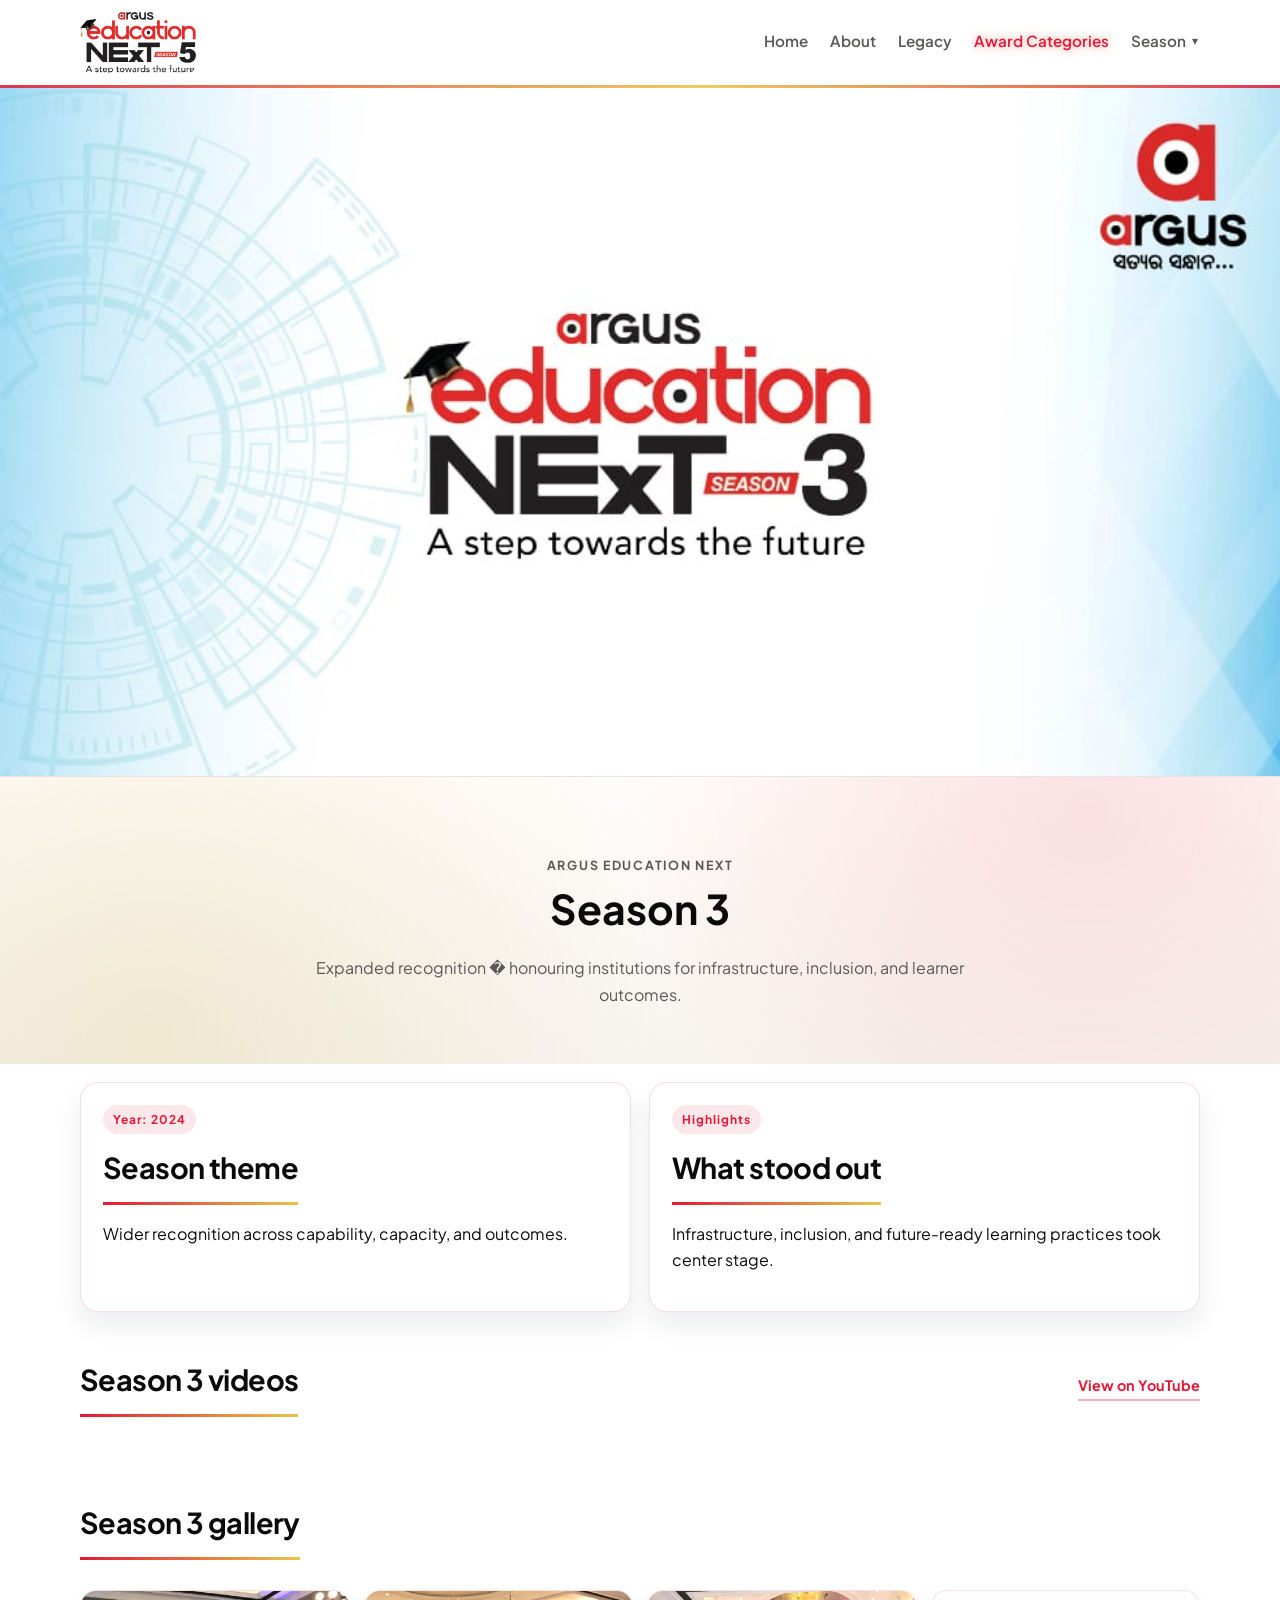
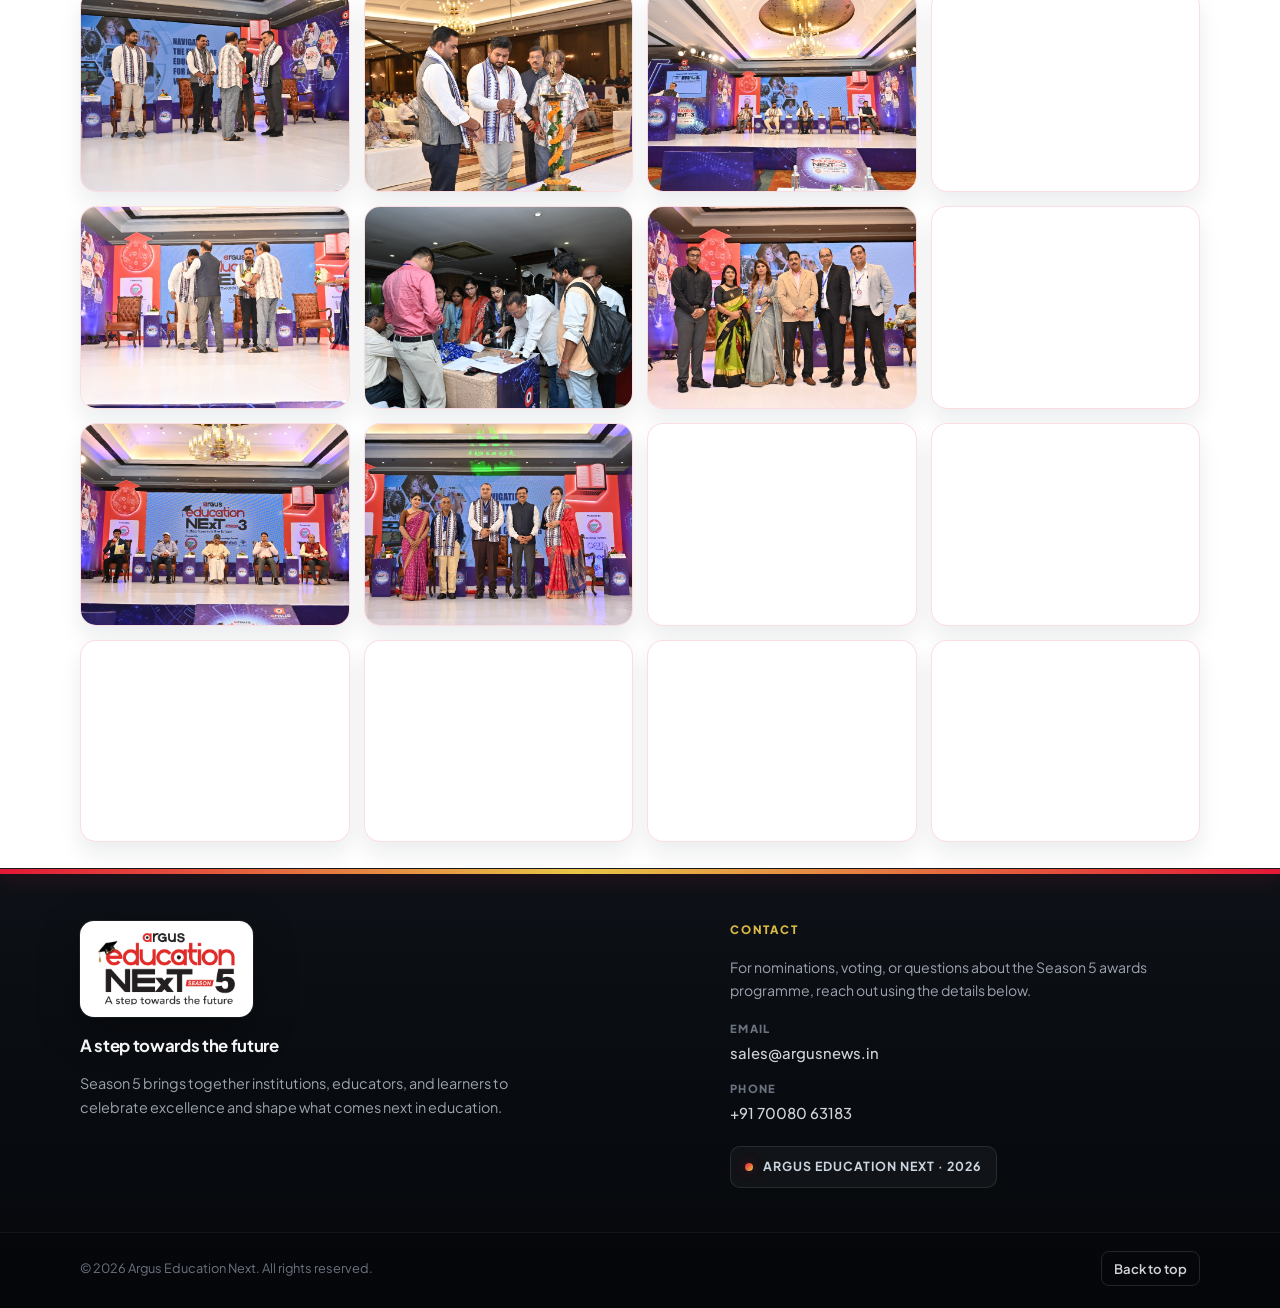
<file: season-3.html>
<!DOCTYPE html>
<html lang="en">
  <head>
    <meta charset="UTF-8" />
    <meta name="viewport" content="width=device-width, initial-scale=1.0" />
    <meta name="referrer" content="strict-origin-when-cross-origin" />
    <title>Season 3 - Argus Education Next</title>
    <link rel="preconnect" href="https://fonts.googleapis.com" />
    <link rel="preconnect" href="https://fonts.gstatic.com" crossorigin />
    <link rel="preconnect" href="https://i.ytimg.com" crossorigin />
    <link
      href="https://fonts.googleapis.com/css2?family=Plus+Jakarta+Sans:ital,wght@0,400;0,500;0,600;0,700;1,500&display=swap"
      rel="stylesheet"
    />
    <link rel="stylesheet" href="styles.css" />
  </head>
  <body>
    <header class="site-header">
      <div class="container header-wrap">
        <a
          class="brand brand-logo-link"
          href="index.html#home"
          aria-label="Argus Education Next � Home"
        >
          <img
            class="brand-logo"
            src="assets/logo.png"
            alt=""
            width="1024"
            height="723"
            decoding="async"
          />
        </a>
        <button
          class="nav-toggle"
          type="button"
          aria-expanded="false"
          aria-controls="site-nav"
          aria-label="Open menu"
        >
          <span class="nav-toggle__bar" aria-hidden="true"></span>
          <span class="nav-toggle__bar" aria-hidden="true"></span>
          <span class="nav-toggle__bar" aria-hidden="true"></span>
        </button>
        <nav id="site-nav" class="site-nav" aria-label="Main navigation">
          <ul class="menu">
            <li><a href="index.html#home">Home</a></li>
            <li><a href="index.html#about">About</a></li>
            <li><a href="index.html#legacy">Legacy</a></li>
            <li><a class="menu-link-award-glow" href="index.html#categories">Award Categories</a></li>
            <li class="menu-item-has-dropdown">
              <a href="season.html" aria-haspopup="true" aria-expanded="false">Season</a>
              <ul class="menu-dropdown" aria-label="Season menu">
                <li><a href="season-1.html">Season 1</a></li>
                <li><a href="season-2.html">Season 2</a></li>
                <li><a href="season-3.html">Season 3</a></li>
                <li><a href="season-4.html">Season 4</a></li>
              </ul>
            </li>
          </ul>
        </nav>
      </div>
    </header>

    <main id="home">
      <section class="hero" aria-labelledby="season-3-hero-heading">
        <h1 id="season-3-hero-heading" class="sr-only">
          Argus Education Next � Season 3: A step towards the future
        </h1>
        <figure class="hero-banner">
          <img
            src="assets/season-3-banner.jpg"
            alt="Argus Education Next Season 3 � A step towards the future"
            width="983"
            height="530"
            decoding="async"
            fetchpriority="high"
          />
        </figure>
      </section>

      <section class="section season-hero">
        <div class="container season-hero__inner">
          <p class="season-hero__eyebrow">Argus Education Next</p>
          <h1>Season 3</h1>
          <p>
            Expanded recognition � honouring institutions for infrastructure, inclusion, and
            learner outcomes.
          </p>
        </div>
      </section>

      <section class="section season-detail" aria-label="Season 3 details">
        <div class="container season-detail__grid">
          <article class="season-detail__card">
            <p class="season-card__badge">Year: 2024</p>
            <h2>Season theme</h2>
            <p>Wider recognition across capability, capacity, and outcomes.</p>
          </article>
          <article class="season-detail__card">
            <p class="season-card__badge">Highlights</p>
            <h2>What stood out</h2>
            <p>Infrastructure, inclusion, and future-ready learning practices took center stage.</p>
          </article>
        </div>
      </section>

            <section class="section season-section" aria-labelledby="s3-videos">
        <div class="container">
          <header class="season-section__head">
            <h2 id="s3-videos">Season 3 videos</h2>
            <a class="season-section__cta" href="https://www.youtube.com/@ArgusNews_in" target="_blank" rel="noopener noreferrer">
              View on YouTube
            </a>
          </header>
         
        </div>
      </section>

      <section class="section season-section" aria-labelledby="s3-gallery">
        <div class="container">
          <header class="season-section__head">
            <h2 id="s3-gallery">Season 3 gallery</h2>
          </header>
          <div class="image-row">
            <figure class="image-card">
              <img
                src="assets/season-3/gallery-01.png"
                alt="Guests on stage at Argus Education Next Season 3 with digital backdrop on the future of education"
                loading="lazy"
                decoding="async"
              />
            </figure>
            <figure class="image-card">
              <img
                src="assets/season-3/gallery-02.png"
                alt="Traditional lamp-lighting ceremony inaugurating Argus Education Next Season 3"
                loading="lazy"
                decoding="async"
              />
            </figure>
            <figure class="image-card">
              <img
                src="assets/season-3/gallery-03.png"
                alt="Speaker at a branded podium with panelists seated on the Season 3 stage"
                loading="lazy"
                decoding="async"
              />
            </figure>
            <figure class="image-card">
              <img
                src="assets/season-3/gallery-04.png"
                alt="Wide view of the Season 3 stage with audience seated at round tables"
                loading="lazy"
                decoding="async"
              />
            </figure>
            <figure class="image-card">
              <img
                src="assets/season-3/gallery-05.png"
                alt="Felicitation on stage with ceremonial stole and Argus Education Next branding"
                loading="lazy"
                decoding="async"
              />
            </figure>
            <figure class="image-card">
              <img
                src="assets/season-3/gallery-06.png"
                alt="Registration desk with staff assisting Season 3 attendees"
                loading="lazy"
                decoding="async"
              />
            </figure>
            <figure class="image-card">
              <img
                src="assets/season-3/gallery-07.png"
                alt="Group photo of speakers and organizers on the Education Next Season 3 stage"
                loading="lazy"
                decoding="async"
              />
            </figure>
            <figure class="image-card">
              <img
                src="assets/season-3/gallery-08.png"
                alt="Audience seated during a Season 3 session in the ballroom"
                loading="lazy"
                decoding="async"
              />
            </figure>
            <figure class="image-card">
              <img
                src="assets/season-3/gallery-09.png"
                alt="Panel discussion on the Argus Education Next Season 3 stage with five speakers"
                loading="lazy"
                decoding="async"
              />
            </figure>
            <figure class="image-card">
              <img
                src="assets/season-3/gallery-10.png"
                alt="Dignitaries posing on stage with Education Next Season 3 branded podiums"
                loading="lazy"
                decoding="async"
              />
            </figure>
            <figure class="image-card">
              <img
                src="assets/season-3/gallery-11.png"
                alt="Attendees standing during a formal Season 3 session in the hall"
                loading="lazy"
                decoding="async"
              />
            </figure>
            <figure class="image-card">
              <img
                src="assets/season-3/gallery-12.png"
                alt="Expert panel at Season 3 with speakers at branded podiums"
                loading="lazy"
                decoding="async"
              />
            </figure>
            <figure class="image-card">
              <img
                src="assets/season-3/gallery-13.png"
                alt="Award and bouquet presentation on the Education Next Season 3 stage"
                loading="lazy"
                decoding="async"
              />
            </figure>
            <figure class="image-card">
              <img
                src="assets/season-3/gallery-14.png"
                alt="Speaker and panelists with Argus Education Next Season 3 backdrop and partner logos"
                loading="lazy"
                decoding="async"
              />
            </figure>
            <figure class="image-card">
              <img
                src="assets/season-3/gallery-15.png"
                alt="Felicitation with bouquet on the Education Next Season 3 stage"
                loading="lazy"
                decoding="async"
              />
            </figure>
            <figure class="image-card">
              <img
                src="assets/season-3/gallery-16.png"
                alt="Panel discussion on the Education Next Season 3 stage with three speakers"
                loading="lazy"
                decoding="async"
              />
            </figure>
          </div>
        </div>
      </section>
    </main>

    <footer id="contact" class="site-footer">
      <div class="site-footer__accent" aria-hidden="true"></div>
      <div class="container site-footer__grid">
        <div class="site-footer__brand">
          <a
            class="footer-logo-link"
            href="index.html#home"
            aria-label="Argus Education Next — Home"
          >
            <span class="footer-logo-frame">
              <img
                class="footer-logo"
                src="assets/logo.png"
                alt=""
                width="1024"
                height="723"
                decoding="async"
                loading="lazy"
              />
            </span>
          </a>
          <p class="footer-tagline">A step towards the future</p>
          <p class="footer-blurb">
            Season&nbsp;5 brings together institutions, educators, and learners to celebrate
            excellence and shape what comes next in education.
          </p>
        </div>

        <div class="site-footer__aside">
          <h2 class="site-footer__heading">Contact</h2>
          <p class="site-footer__contact-lede">
            For nominations, voting, or questions about the Season&nbsp;5 awards programme, reach
            out using the details below.
          </p>
          <ul class="site-footer__contact-details">
            <li>
              <span class="site-footer__contact-label">Email</span>
              <a href="mailto:sales@argusnews.in">sales@argusnews.in</a>
            </li>
            <li>
              <span class="site-footer__contact-label">Phone</span>
              <a href="tel:+917008063183">+91 70080 63183</a>
            </li>
          </ul>
          <p class="site-footer__badge">
            <span class="site-footer__badge-dot" aria-hidden="true"></span>
            Argus Education Next · 2026
          </p>
        </div>
      </div>

      <div class="site-footer__bar">
        <div class="container site-footer__bar-inner">
          <p class="site-footer__copy">© 2026 Argus Education Next. All rights reserved.</p>
          <a class="site-footer__top" href="#home">Back to top</a>
        </div>
      </div>
    </footer>
    <script src="header.js" defer></script>
  </body>
</html>
</file>
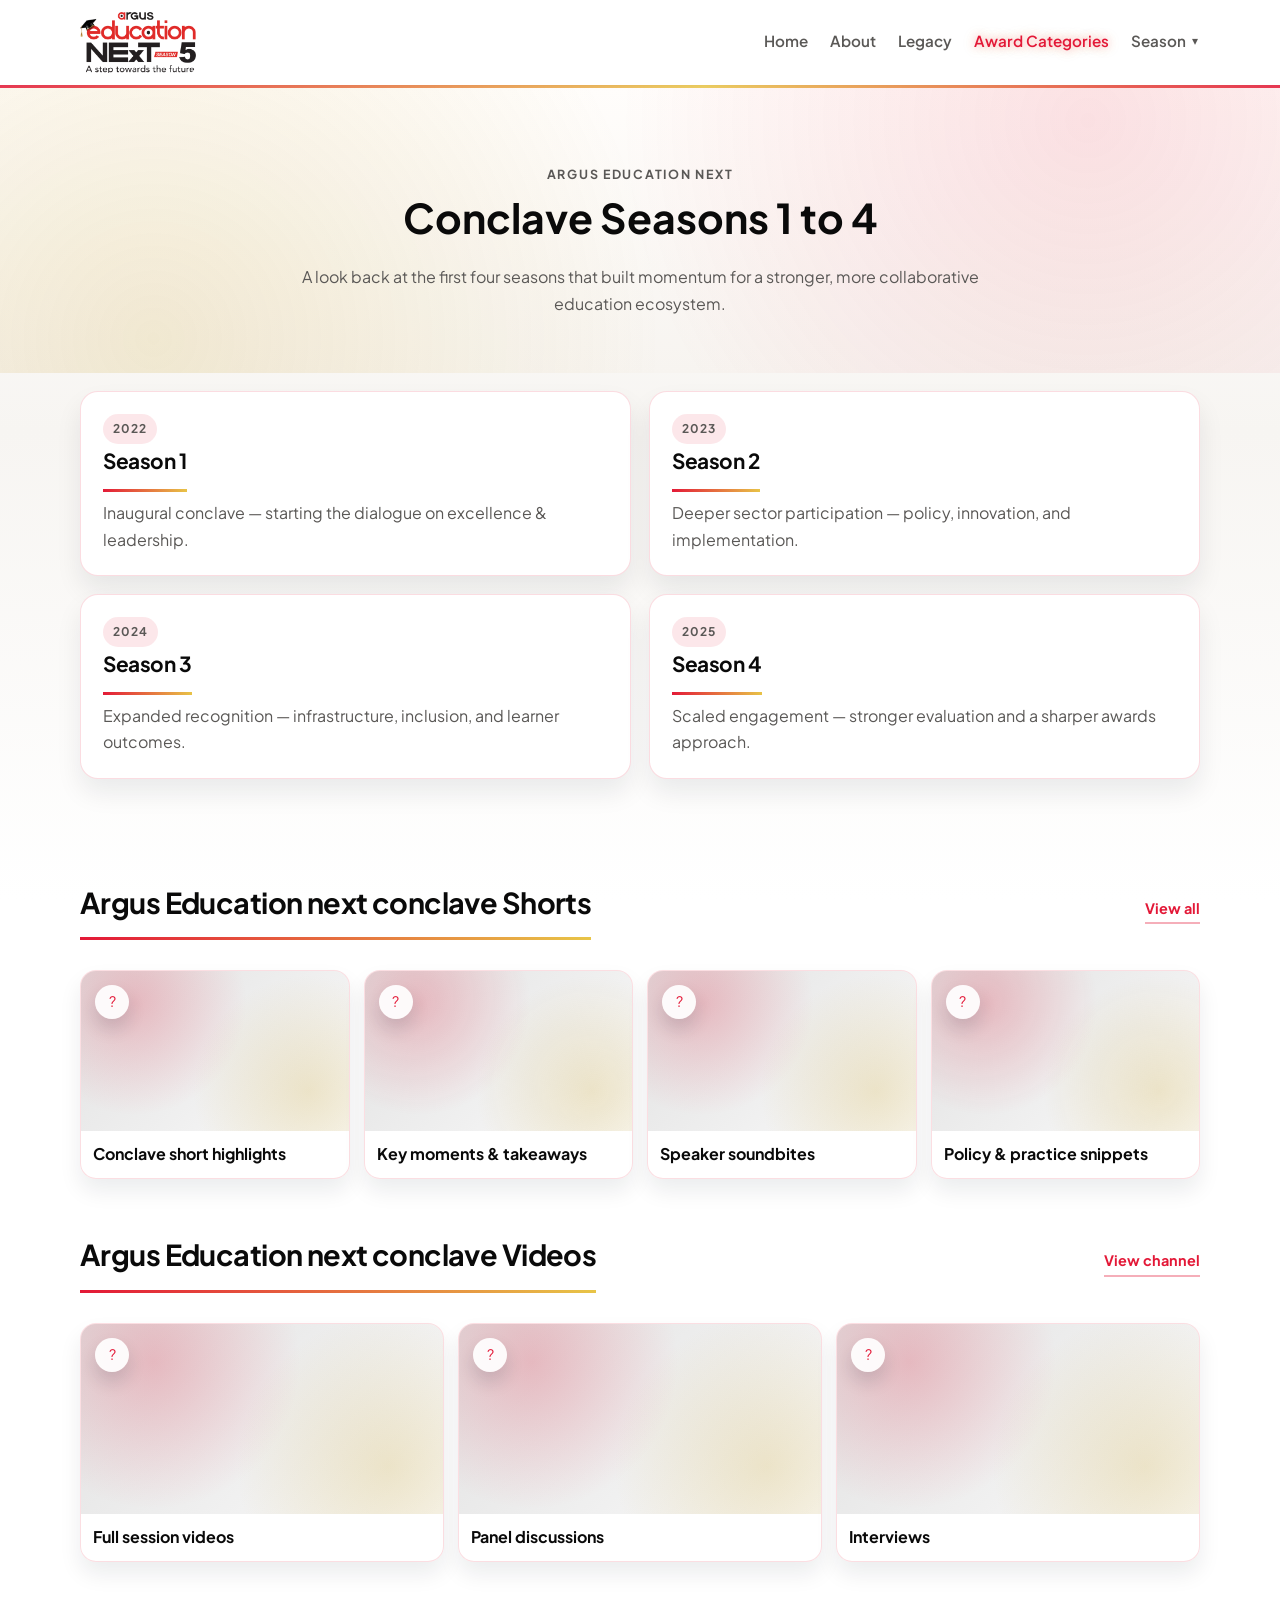
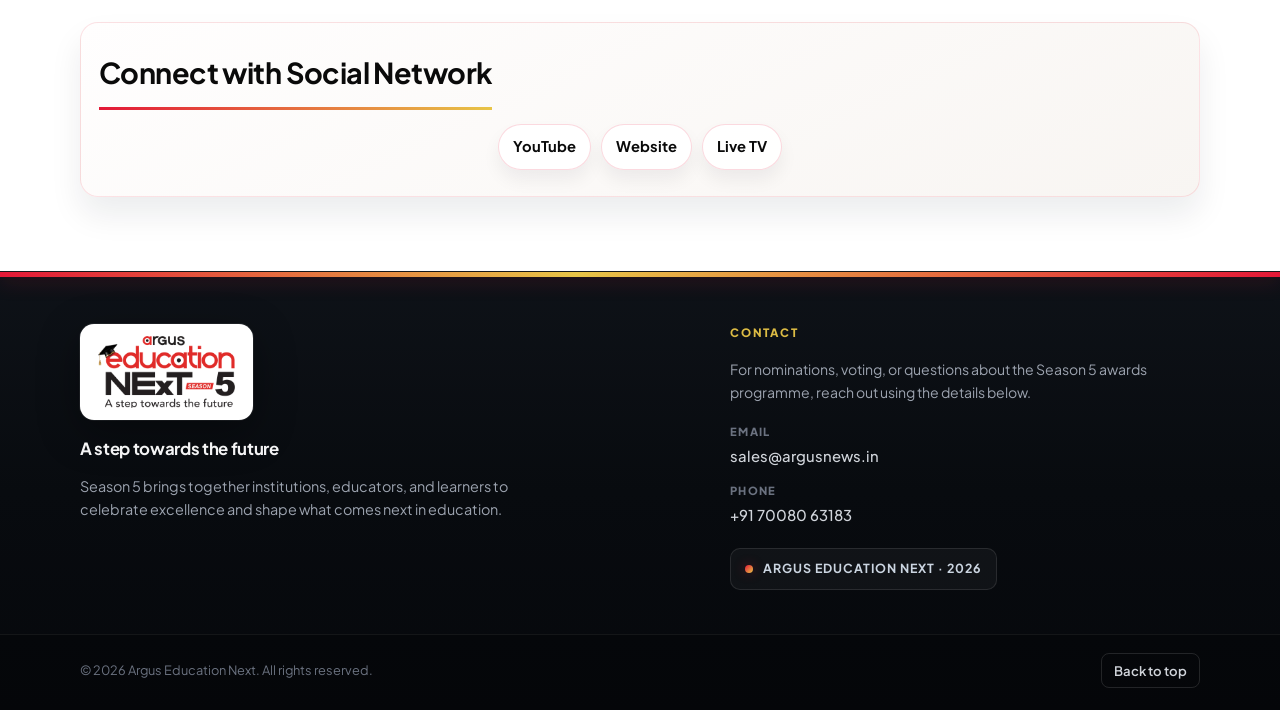
<file: season.html>
<!DOCTYPE html>
<html lang="en">
  <head>
    <meta charset="UTF-8" />
    <meta name="viewport" content="width=device-width, initial-scale=1.0" />
    <title>Argus Education Next - Seasons</title>
    <link rel="preconnect" href="https://fonts.googleapis.com" />
    <link rel="preconnect" href="https://fonts.gstatic.com" crossorigin />
    <link
      href="https://fonts.googleapis.com/css2?family=Plus+Jakarta+Sans:ital,wght@0,400;0,500;0,600;0,700;1,500&display=swap"
      rel="stylesheet"
    />
    <link rel="stylesheet" href="styles.css" />
  </head>
  <body>
    <header class="site-header">
      <div class="container header-wrap">
        <a
          class="brand brand-logo-link"
          href="index.html#home"
          aria-label="Argus Education Next — Home"
        >
          <img
            class="brand-logo"
            src="assets/logo.png"
            alt=""
            width="1024"
            height="723"
            decoding="async"
          />
        </a>
        <button
          class="nav-toggle"
          type="button"
          aria-expanded="false"
          aria-controls="site-nav"
          aria-label="Open menu"
        >
          <span class="nav-toggle__bar" aria-hidden="true"></span>
          <span class="nav-toggle__bar" aria-hidden="true"></span>
          <span class="nav-toggle__bar" aria-hidden="true"></span>
        </button>
        <nav id="site-nav" class="site-nav" aria-label="Main navigation">
          <ul class="menu">
            <li><a href="index.html#home">Home</a></li>
            <li><a href="index.html#about">About</a></li>
            <li><a href="index.html#legacy">Legacy</a></li>
            <li><a class="menu-link-award-glow" href="index.html#categories">Award Categories</a></li>
            <li class="menu-item-has-dropdown">
              <a href="season.html" aria-haspopup="true" aria-expanded="false">Season</a>
              <ul class="menu-dropdown" aria-label="Season menu">
                <li><a href="season-1.html">Season 1</a></li>
                <li><a href="season-2.html">Season 2</a></li>
                <li><a href="season-3.html">Season 3</a></li>
                <li><a href="season-4.html">Season 4</a></li>
              </ul>
            </li>
          </ul>
        </nav>
      </div>
    </header>

    <main id="home">
      <section class="section season-hero">
        <div class="container season-hero__inner">
          <p class="season-hero__eyebrow">Argus Education Next</p>
          <h1>Conclave Seasons 1 to 4</h1>
          <p>
            A look back at the first four seasons that built momentum for a
            stronger, more collaborative education ecosystem.
          </p>
        </div>
      </section>

      <section class="section season-grid-section" aria-label="Seasons">
        <div class="container season-grid">
          <a class="season-card" href="season-1.html">
            <p class="season-card__badge">2022</p>
            <h2>Season 1</h2>
            <p>Inaugural conclave — starting the dialogue on excellence &amp; leadership.</p>
          </a>

          <a class="season-card" href="season-2.html">
            <p class="season-card__badge">2023</p>
            <h2>Season 2</h2>
            <p>Deeper sector participation — policy, innovation, and implementation.</p>
          </a>

          <a class="season-card" href="season-3.html">
            <p class="season-card__badge">2024</p>
            <h2>Season 3</h2>
            <p>Expanded recognition — infrastructure, inclusion, and learner outcomes.</p>
          </a>

          <a class="season-card" href="season-4.html">
            <p class="season-card__badge">2025</p>
            <h2>Season 4</h2>
            <p>Scaled engagement — stronger evaluation and a sharper awards approach.</p>
          </a>
        </div>
      </section>

      <section class="section season-section" aria-labelledby="shorts-heading">
        <div class="container">
          <header class="season-section__head">
            <h2 id="shorts-heading">Argus Education next conclave Shorts</h2>
            <a class="season-section__cta" href="https://www.youtube.com/@ArgusNews_in/shorts" target="_blank" rel="noreferrer">
              View all
            </a>
          </header>
          <div class="media-grid">
            <a class="media-card" href="https://www.youtube.com/@ArgusNews_in/shorts" target="_blank" rel="noreferrer">
              <span class="media-card__thumb" aria-hidden="true"></span>
              <span class="media-card__play" aria-hidden="true">?</span>
              <span class="media-card__title">Conclave short highlights</span>
            </a>
            <a class="media-card" href="https://www.youtube.com/@ArgusNews_in/shorts" target="_blank" rel="noreferrer">
              <span class="media-card__thumb" aria-hidden="true"></span>
              <span class="media-card__play" aria-hidden="true">?</span>
              <span class="media-card__title">Key moments &amp; takeaways</span>
            </a>
            <a class="media-card" href="https://www.youtube.com/@ArgusNews_in/shorts" target="_blank" rel="noreferrer">
              <span class="media-card__thumb" aria-hidden="true"></span>
              <span class="media-card__play" aria-hidden="true">?</span>
              <span class="media-card__title">Speaker soundbites</span>
            </a>
            <a class="media-card" href="https://www.youtube.com/@ArgusNews_in/shorts" target="_blank" rel="noreferrer">
              <span class="media-card__thumb" aria-hidden="true"></span>
              <span class="media-card__play" aria-hidden="true">?</span>
              <span class="media-card__title">Policy &amp; practice snippets</span>
            </a>
          </div>
        </div>
      </section>

      <section class="section season-section" aria-labelledby="videos-heading">
        <div class="container">
          <header class="season-section__head">
            <h2 id="videos-heading">Argus Education next conclave Videos</h2>
            <a class="season-section__cta" href="https://www.youtube.com/@ArgusNews_in" target="_blank" rel="noreferrer">
              View channel
            </a>
          </header>
          <div class="media-grid media-grid--wide">
            <a class="media-card media-card--wide" href="https://www.youtube.com/@ArgusNews_in" target="_blank" rel="noreferrer">
              <span class="media-card__thumb" aria-hidden="true"></span>
              <span class="media-card__play" aria-hidden="true">?</span>
              <span class="media-card__title">Full session videos</span>
            </a>
            <a class="media-card media-card--wide" href="https://www.youtube.com/@ArgusNews_in" target="_blank" rel="noreferrer">
              <span class="media-card__thumb" aria-hidden="true"></span>
              <span class="media-card__play" aria-hidden="true">?</span>
              <span class="media-card__title">Panel discussions</span>
            </a>
            <a class="media-card media-card--wide" href="https://www.youtube.com/@ArgusNews_in" target="_blank" rel="noreferrer">
              <span class="media-card__thumb" aria-hidden="true"></span>
              <span class="media-card__play" aria-hidden="true">?</span>
              <span class="media-card__title">Interviews</span>
            </a>
          </div>
        </div>
      </section>

      <section class="section season-social" aria-labelledby="social-heading">
        <div class="container season-social__inner">
          <h2 id="social-heading">Connect with Social Network</h2>
          <div class="season-social__links" aria-label="Social links">
            <a class="season-social__link" href="https://www.youtube.com/@ArgusNews_in" target="_blank" rel="noreferrer">YouTube</a>
            <a class="season-social__link" href="https://argusnews.in/" target="_blank" rel="noreferrer">Website</a>
            <a class="season-social__link" href="https://argusnews.in/live-tv" target="_blank" rel="noreferrer">Live TV</a>
          </div>
        </div>
      </section>
    </main>

    <footer id="contact" class="site-footer">
      <div class="site-footer__accent" aria-hidden="true"></div>
      <div class="container site-footer__grid">
        <div class="site-footer__brand">
          <a
            class="footer-logo-link"
            href="index.html#home"
            aria-label="Argus Education Next — Home"
          >
            <span class="footer-logo-frame">
              <img
                class="footer-logo"
                src="assets/logo.png"
                alt=""
                width="1024"
                height="723"
                decoding="async"
                loading="lazy"
              />
            </span>
          </a>
          <p class="footer-tagline">A step towards the future</p>
          <p class="footer-blurb">
            Season&nbsp;5 brings together institutions, educators, and learners to celebrate
            excellence and shape what comes next in education.
          </p>
        </div>

        <div class="site-footer__aside">
          <h2 class="site-footer__heading">Contact</h2>
          <p class="site-footer__contact-lede">
            For nominations, voting, or questions about the Season&nbsp;5 awards programme, reach
            out using the details below.
          </p>
          <ul class="site-footer__contact-details">
            <li>
              <span class="site-footer__contact-label">Email</span>
              <a href="mailto:sales@argusnews.in">sales@argusnews.in</a>
            </li>
            <li>
              <span class="site-footer__contact-label">Phone</span>
              <a href="tel:+917008063183">+91 70080 63183</a>
            </li>
          </ul>
          <p class="site-footer__badge">
            <span class="site-footer__badge-dot" aria-hidden="true"></span>
            Argus Education Next · 2026
          </p>
        </div>
      </div>

      <div class="site-footer__bar">
        <div class="container site-footer__bar-inner">
          <p class="site-footer__copy">© 2026 Argus Education Next. All rights reserved.</p>
          <a class="site-footer__top" href="#home">Back to top</a>
        </div>
      </div>
    </footer>
    <script src="header.js" defer></script>
  </body>
</html>
</file>
<file: styles.css>
* {
  box-sizing: border-box;
}

:root {
  /* Argus logo palette — single source of truth */
  --logo-red: #e31837;
  --logo-red-deep: #b8122d;
  --logo-red-glow: rgba(227, 24, 55, 0.35);
  --logo-black: #0a0a0a;
  --logo-charcoal: #2d2d2d;
  --logo-gold: #c9a227;
  --logo-gold-bright: #e8c547;
  --logo-gold-soft: rgba(201, 162, 39, 0.2);
  --logo-white: #ffffff;
  --logo-mist: #f7f5f2;

  --bg-main: var(--logo-white);
  --bg-surface: #faf9f7;
  --bg-surface-soft: var(--logo-mist);
  --text-main: var(--logo-black);
  --text-muted: #5a5856;
  --brand: var(--logo-red);
  --brand-hover: var(--logo-red-deep);
  --brand-soft: #fdecef;
  --brand-lit: #ff6b7a;
  --accent: var(--logo-gold);
  --accent-bright: var(--logo-gold-bright);
  --border: #e8e5e1;
  --shadow-sm: 0 1px 2px rgba(10, 10, 10, 0.05);
  --shadow-md: 0 14px 36px rgba(10, 10, 10, 0.07);
  --shadow-lg: 0 28px 56px rgba(10, 10, 10, 0.09);
  --shadow-brand: 0 6px 24px var(--logo-red-glow);
}

html {
  scroll-behavior: smooth;
}

::selection {
  background: var(--brand-soft);
  color: var(--logo-black);
}

body {
  margin: 0;
  font-family: "Plus Jakarta Sans", system-ui, -apple-system, sans-serif;
  color: var(--text-main);
  background: var(--bg-main);
  line-height: 1.6;
  background-image: linear-gradient(
    180deg,
    var(--logo-white) 0%,
    var(--bg-surface-soft) 48%,
    var(--logo-white) 100%
  );
  background-attachment: fixed;
}

.container {
  width: min(1120px, 92%);
  margin: 0 auto;
}

.site-header {
  position: sticky;
  top: 0;
  background: rgba(255, 255, 255, 0.94);
  border-bottom: 1px solid var(--border);
  z-index: 10;
  backdrop-filter: blur(12px);
  -webkit-backdrop-filter: blur(12px);
  box-shadow: var(--shadow-sm);
}

.site-header::after {
  content: "";
  display: block;
  height: 3px;
  margin-bottom: -3px;
  background: linear-gradient(
    90deg,
    var(--brand) 0%,
    var(--accent-bright) 55%,
    var(--brand) 100%
  );
  opacity: 0.85;
}

.header-wrap {
  display: flex;
  align-items: center;
  justify-content: space-between;
  gap: 20px;
  padding: 12px 0;
}

.brand {
  text-decoration: none;
}

.brand-logo-link {
  display: flex;
  align-items: center;
  line-height: 0;
  transition: transform 0.25s ease, opacity 0.25s ease;
}

.brand-logo {
  display: block;
  height: 61px;
  width: auto;
  max-width: min(220px, 55vw);
  object-fit: contain;
  border-radius: 8px;
}

@media (hover: hover) and (pointer: fine) {
  .brand-logo-link:hover {
    transform: scale(1.02);
    opacity: 0.95;
  }
}

.menu {
  list-style: none;
  display: flex;
  gap: 18px;
  margin: 0;
  padding: 0;
  flex-wrap: wrap;
}

.menu li {
  min-width: 0;
}

.menu a {
  display: inline-block;
  color: var(--text-muted);
  text-decoration: none;
  font-weight: 600;
  font-size: 0.95rem;
  padding: 6px 2px;
  border-bottom: 2px solid transparent;
  transition: color 0.2s ease, border-color 0.2s ease;
}

@media (hover: hover) and (pointer: fine) {
  .menu a:hover {
    color: var(--brand);
    border-bottom-color: var(--brand);
  }
}

.sr-only {
  position: absolute;
  width: 1px;
  height: 1px;
  padding: 0;
  margin: -1px;
  overflow: hidden;
  clip: rect(0, 0, 0, 0);
  white-space: nowrap;
  border: 0;
}

@keyframes heroFadeIn {
  from {
    opacity: 0;
  }
  to {
    opacity: 1;
  }
}

@keyframes sectionRise {
  from {
    opacity: 0;
    transform: translateY(28px);
  }
  to {
    opacity: 1;
    transform: translateY(0);
  }
}

.hero {
  padding: 0;
  background: var(--bg-main);
  color: var(--text-main);
  border-bottom: 1px solid var(--border);
  box-shadow: inset 0 -1px 0 rgba(227, 24, 55, 0.07);
}

.hero-banner {
  margin: 0;
  line-height: 0;
  animation: heroFadeIn 1.1s ease-out both;
}

.hero-banner img {
  display: block;
  width: 100%;
  height: auto;
}

.section {
  padding: 58px 0;
}

.section h2 {
  margin-top: 0;
  margin-bottom: 14px;
  font-size: 1.8rem;
  color: var(--text-main);
  font-weight: 700;
  letter-spacing: -0.02em;
}

/* Logo accent underline — all light sections (not legacy band) */
.section:not(.legacy-section) h2 {
  padding-bottom: 12px;
  border-bottom: 3px solid transparent;
  border-image: linear-gradient(
      90deg,
      var(--brand) 0%,
      var(--accent-bright) 100%
    )
    1;
  border-image-slice: 1;
  width: fit-content;
  max-width: 100%;
}

.animate-section {
  animation: sectionRise 0.85s cubic-bezier(0.22, 1, 0.36, 1) backwards;
}

main > section.animate-section:nth-of-type(2) {
  animation-delay: 0.05s;
}

main > section.animate-section:nth-of-type(3) {
  animation-delay: 0.1s;
}

main > section.animate-section:nth-of-type(4) {
  animation-delay: 0.16s;
}

main > section.animate-section:nth-of-type(5) {
  animation-delay: 0.19s;
}

main > section.animate-section:nth-of-type(6) {
  animation-delay: 0.24s;
}

/* ----- Conclave Legacy (logo: red + black + gold) ----- */
.legacy-section {
  position: relative;
  padding: 72px 0 80px;
  color: #e8e6e3;
  overflow-x: clip;
  overflow-y: visible;
  border-top: 1px solid rgba(227, 24, 55, 0.35);
  border-bottom: 1px solid var(--logo-black);
}

@media (max-width: 900px) {
  .legacy-section {
    overflow-x: visible;
  }
}

.legacy-bg {
  position: absolute;
  inset: 0;
  background:
    radial-gradient(ellipse 88% 55% at 50% -15%, rgba(227, 24, 55, 0.2), transparent 52%),
    radial-gradient(ellipse 45% 45% at 100% 100%, var(--logo-gold-soft), transparent 45%),
    linear-gradient(168deg, var(--logo-black) 0%, #14120f 40%, #1c1814 100%);
  pointer-events: none;
}

.legacy-inner {
  position: relative;
  z-index: 1;
}

.legacy-header {
  text-align: center;
  max-width: 640px;
  margin: 0 auto 48px;
}

.legacy-eyebrow {
  margin: 0 0 10px;
  font-size: 0.8rem;
  font-weight: 700;
  letter-spacing: 0.14em;
  text-transform: uppercase;
  color: var(--accent-bright);
}

.legacy-section h2,
.legacy-header h2 {
  margin: 0 0 14px;
  font-size: clamp(1.65rem, 3vw, 2.1rem);
  font-weight: 700;
  letter-spacing: -0.03em;
  color: #f8fafc;
}

.legacy-intro {
  margin: 0;
  font-size: 1.05rem;
  line-height: 1.65;
  color: #a8a5a0;
}

/* ----- Legacy roadmap panel (light UI — progress track + nodes, reference style) ----- */
.legacy-track {
  position: relative;
  width: 100%;
}

.legacy-panel {
  position: relative;
  max-width: 1080px;
  margin: 0 auto;
  padding: 36px 28px 40px;
  background: #ffffff;
  border-radius: 20px;
  box-shadow:
    0 4px 6px rgba(15, 23, 42, 0.04),
    0 18px 48px rgba(15, 23, 42, 0.1);
  border: 1px solid rgba(226, 232, 240, 0.9);
}

/* Horizontal track: grey bed + teal fill (completed journey) */
.legacy-progress {
  position: absolute;
  left: 9%;
  right: 9%;
  top: 90px;
  height: 8px;
  z-index: 0;
  pointer-events: none;
}

.legacy-progress__bg {
  position: absolute;
  inset: 0;
  background: #e2e8f0;
  border-radius: 999px;
}

.legacy-progress__fill {
  position: absolute;
  left: 0;
  top: 0;
  bottom: 0;
  width: 100%;
  border-radius: 999px;
  background: linear-gradient(90deg, #0d9488 0%, #14b8a6 55%, #2dd4bf 100%);
  box-shadow: 0 0 12px rgba(13, 148, 136, 0.35);
}

.legacy-timeline {
  position: relative;
  z-index: 1;
  display: grid;
  grid-template-columns: repeat(4, minmax(0, 1fr));
  gap: 0 clamp(8px, 1.5vw, 16px);
  list-style: none;
  margin: 0;
  padding: 0;
}

.legacy-milestone {
  display: flex;
  flex-direction: column;
  align-items: center;
  text-align: center;
  min-width: 0;
  padding: 0 10px;
  border-left: 1px solid #f1f5f9;
  animation: legacyCardIn 0.6s cubic-bezier(0.22, 1, 0.36, 1) backwards;
}

.legacy-milestone:first-child {
  border-left: none;
}

.legacy-milestone:nth-child(1) {
  animation-delay: 0.06s;
}

.legacy-milestone:nth-child(2) {
  animation-delay: 0.12s;
}

.legacy-milestone:nth-child(3) {
  animation-delay: 0.18s;
}

.legacy-milestone:nth-child(4) {
  animation-delay: 0.24s;
}

/* Years: active style teal (first milestones), then slate — like reference */
.legacy-year {
  margin: 0 0 18px;
  font-size: 0.95rem;
  font-weight: 700;
  font-variant-numeric: tabular-nums;
  letter-spacing: 0.02em;
  color: #0d9488;
}

.legacy-milestone:nth-child(3) .legacy-year,
.legacy-milestone:nth-child(4) .legacy-year {
  color: #1e293b;
}

.legacy-milestone--final .legacy-year {
  color: #b45309;
}

/* Circular nodes with checkmarks */
.legacy-node {
  position: relative;
  z-index: 2;
  display: flex;
  align-items: center;
  justify-content: center;
  width: 44px;
  height: 44px;
  margin: 0 0 20px;
  border-radius: 50%;
  color: #ffffff;
  box-shadow:
    0 2px 8px rgba(15, 23, 42, 0.12),
    0 4px 16px rgba(13, 148, 136, 0.2);
}

.legacy-node--done {
  background: linear-gradient(145deg, #14b8a6 0%, #0d9488 100%);
  border: 3px solid #ffffff;
  outline: 1px solid rgba(13, 148, 136, 0.25);
}

.legacy-node--final {
  background: linear-gradient(145deg, #fbbf24 0%, #d97706 100%);
  border: 3px solid #ffffff;
  outline: 1px solid rgba(217, 119, 6, 0.35);
  box-shadow:
    0 2px 8px rgba(15, 23, 42, 0.12),
    0 4px 18px rgba(251, 191, 36, 0.35);
}

.legacy-check {
  display: block;
}

.legacy-milestone__body {
  width: 100%;
  max-width: 100%;
  padding: 14px 12px 16px;
  background: #fafafa;
  border: 1px solid #f1f5f9;
  border-radius: 12px;
  transition:
    transform 0.25s ease,
    box-shadow 0.25s ease,
    border-color 0.25s ease;
}

@media (hover: hover) and (pointer: fine) {
  .legacy-milestone:hover .legacy-milestone__body {
    transform: translateY(-3px);
    border-color: #e2e8f0;
    box-shadow: 0 10px 28px rgba(15, 23, 42, 0.08);
  }
}

.legacy-season {
  margin: 0 0 6px;
  font-size: 0.95rem;
  font-weight: 700;
  letter-spacing: -0.01em;
  color: #0f172a;
}

.legacy-blurb {
  margin: 0;
  font-size: 0.82rem;
  line-height: 1.55;
  color: #64748b;
}

@keyframes legacyCardIn {
  from {
    opacity: 0;
    transform: translateY(14px);
  }
  to {
    opacity: 1;
    transform: translateY(0);
  }
}

@media (min-width: 1100px) {
  .legacy-panel {
    padding: 40px 36px 44px;
  }

  .legacy-progress {
    top: 94px;
  }

  .legacy-blurb {
    font-size: 0.85rem;
  }
}

@media (max-width: 1024px) and (min-width: 769px) {
  .legacy-panel {
    padding: 32px 18px 36px;
  }

  .legacy-progress {
    left: 7%;
    right: 7%;
    top: 88px;
  }

  .legacy-milestone {
    padding: 0 6px;
  }

  .legacy-node {
    width: 40px;
    height: 40px;
    margin-bottom: 16px;
  }

  .legacy-year {
    font-size: 0.88rem;
    margin-bottom: 14px;
  }
}

/* Stack on smaller screens — readable vertical roadmap */
@media (max-width: 768px) {
  .legacy-panel {
    padding: 24px 16px 28px;
    border-radius: 16px;
  }

  .legacy-progress {
    display: none;
  }

  .legacy-panel::before {
    content: "";
    position: absolute;
    left: 52px;
    top: 72px;
    bottom: 28px;
    width: 4px;
    transform: translateX(-50%);
    border-radius: 4px;
    background: linear-gradient(180deg, #0d9488 0%, #14b8a6 55%, #fbbf24 100%);
    opacity: 0.85;
    z-index: 0;
    pointer-events: none;
  }

  .legacy-timeline {
    display: flex;
    flex-direction: column;
    gap: 0;
    position: relative;
    z-index: 1;
  }

  .legacy-milestone {
    display: grid;
    grid-template-columns: 52px 1fr;
    grid-template-rows: auto auto;
    align-items: start;
    text-align: left;
    padding: 18px 8px 18px 12px;
    border-left: none;
    border-bottom: 1px solid #f1f5f9;
  }

  .legacy-milestone:last-child {
    border-bottom: none;
    padding-bottom: 4px;
  }

  .legacy-year {
    grid-column: 1;
    grid-row: 1;
    margin: 0 0 8px;
    font-size: 0.9rem;
  }

  .legacy-node {
    grid-column: 1;
    grid-row: 2;
    margin: 0;
    align-self: start;
    width: 40px;
    height: 40px;
  }

  .legacy-milestone__body {
    grid-column: 2;
    grid-row: 1 / span 2;
    align-self: center;
    padding: 14px 14px 16px;
  }

  .legacy-milestone:nth-child(3) .legacy-year,
  .legacy-milestone:nth-child(4) .legacy-year {
    color: #0d9488;
  }

  .legacy-milestone--final .legacy-year {
    color: #b45309;
  }
}

@media (max-width: 400px) {
  .legacy-panel::before {
    left: 44px;
  }

  .legacy-milestone {
    grid-template-columns: 46px 1fr;
    padding-left: 8px;
  }
}

.about-split {
  background: linear-gradient(
    180deg,
    var(--logo-white) 0%,
    #fdf2f3 38%,
    var(--bg-surface-soft) 50%,
    var(--logo-white) 100%
  );
  border-top: 1px solid var(--border);
  border-bottom: 1px solid var(--border);
  box-shadow: inset 0 1px 0 rgba(227, 24, 55, 0.04);
}

.about-grid {
  display: grid;
  grid-template-columns: minmax(0, 1fr) minmax(0, 1fr);
  gap: clamp(28px, 4vw, 48px);
  align-items: center;
}

.about-copy {
  padding-left: clamp(12px, 2vw, 20px);
  border-left: 3px solid var(--brand);
}

.about-eyebrow {
  margin: 0 0 8px;
  font-size: 0.8rem;
  font-weight: 700;
  letter-spacing: 0.12em;
  text-transform: uppercase;
  color: var(--brand);
}

.about-copy h2 {
  margin-bottom: 16px;
  font-size: clamp(1.45rem, 2.4vw, 1.85rem);
  line-height: 1.25;
  color: var(--text-main);
}

.about-copy p {
  margin: 0 0 14px;
  color: var(--text-muted);
  font-size: 1.02rem;
  max-width: 52ch;
}

.about-copy p:last-of-type {
  margin-bottom: 18px;
}

.about-copy strong {
  color: var(--text-main);
  font-weight: 700;
}

.about-pills {
  list-style: none;
  margin: 0;
  padding: 0;
  display: flex;
  flex-wrap: wrap;
  gap: 10px;
}

.about-pills li {
  padding: 6px 14px;
  font-size: 0.85rem;
  font-weight: 600;
  color: var(--text-main);
  background: #ffffff;
  border: 1px solid var(--border);
  border-radius: 999px;
  box-shadow: var(--shadow-sm);
  transition: border-color 0.2s ease, box-shadow 0.2s ease;
}

@media (hover: hover) and (pointer: fine) {
  .about-pills li:hover {
    border-color: #fecaca;
    box-shadow: 0 2px 8px rgba(220, 38, 38, 0.08);
  }
}

.about-media {
  margin: 0;
  border-radius: 12px;
  overflow: hidden;
  aspect-ratio: 1 / 1;
  max-width: min(100%, 520px);
  margin-inline: auto;
  border: 1px solid var(--border);
  box-shadow: var(--shadow-lg);
  background: var(--bg-surface);
}

.about-media img {
  display: block;
  width: 100%;
  height: 100%;
  object-fit: cover;
}

@media (max-width: 768px) {
  .about-grid {
    grid-template-columns: 1fr;
    gap: 28px;
  }

  .about-copy {
    padding-left: 0;
    border-left: none;
    border-top: 3px solid var(--brand);
    padding-top: 20px;
  }

  .about-media {
    max-width: min(100%, 400px);
    aspect-ratio: 1 / 1;
  }

  .about-copy p {
    max-width: none;
  }
}

.highlights ul {
  margin: 18px 0 0;
  padding-left: 0;
  list-style: none;
  color: var(--text-muted);
}

.highlights ul li {
  position: relative;
  padding-left: 1.6rem;
  margin-bottom: 12px;
  line-height: 1.55;
}

.highlights ul li::before {
  content: "";
  position: absolute;
  left: 0;
  top: 0.55em;
  width: 9px;
  height: 9px;
  border-radius: 50%;
  background: linear-gradient(135deg, var(--brand), var(--accent));
  box-shadow: 0 0 0 2px var(--logo-white), 0 2px 6px rgba(227, 24, 55, 0.25);
}

/* ----- Categories Preview — award category cards ----- */
.categories-preview {
  position: relative;
  padding: 84px 0 92px;
  overflow: hidden;
}

.categories-preview__bg {
  position: absolute;
  inset: 0;
  background:
    radial-gradient(ellipse 90% 55% at 50% -5%, rgba(227, 24, 55, 0.09), transparent 58%),
    radial-gradient(ellipse 55% 45% at 100% 85%, rgba(201, 162, 39, 0.12), transparent 52%),
    radial-gradient(ellipse 50% 40% at 0% 60%, rgba(227, 24, 55, 0.04), transparent 50%),
    linear-gradient(180deg, #fffdfb 0%, #faf7f4 42%, #fffdfb 100%);
  pointer-events: none;
}

.categories-preview__inner {
  position: relative;
  z-index: 1;
}

.categories-awards {
  position: relative;
  max-width: 1180px;
  margin: 0 auto;
  padding: 0 clamp(16px, 3vw, 24px) 8px;
  background: transparent;
  border: none;
  box-shadow: none;
}

.categories-awards__head {
  margin-bottom: 40px;
  text-align: left;
}

.categories-awards__head h2 {
  width: fit-content;
  max-width: 100%;
}

.categories-awards__subtitle {
  margin: 0;
  max-width: 42rem;
  font-size: 1.02rem;
  color: var(--text-muted);
  line-height: 1.65;
}

.categories-awards__subtitle strong {
  color: var(--text-main);
  font-weight: 600;
}

.categories-awards__list {
  --award-gap: clamp(18px, 2.2vw, 26px);
  list-style: none;
  margin: 0;
  padding: 0;
  display: grid;
  grid-template-columns: repeat(6, minmax(0, 1fr));
  gap: var(--award-gap);
  align-items: stretch;
}

.categories-awards__list > .award-row {
  grid-column: span 2;
}

@media (min-width: 901px) {
  .award-row--last {
    grid-column: 3 / span 2;
  }

  .award-row--center-start {
    grid-column: 2 / span 2;
  }

  .award-row--center-end {
    grid-column: 4 / span 2;
  }
}

@media (max-width: 900px) {
  .categories-awards__list {
    grid-template-columns: repeat(2, minmax(0, 1fr));
  }

  .categories-awards__list > .award-row {
    grid-column: auto;
  }

  .award-row--center-start,
  .award-row--center-end {
    grid-column: auto;
  }

  .award-row--last {
    grid-column: 1 / -1;
    justify-self: center;
    width: min(100%, calc((100% - var(--award-gap)) / 2));
  }
}

@media (max-width: 640px) {
  .categories-awards__list {
    grid-template-columns: 1fr;
  }

  .award-row--last {
    grid-column: auto;
    justify-self: stretch;
    width: 100%;
  }
}

.award-row {
  --award-card-pad: clamp(22px, 2.5vw, 28px);
  position: relative;
  display: flex;
  flex-direction: column;
  align-items: flex-start;
  height: 100%;
  padding: calc(10px + var(--award-card-pad)) var(--award-card-pad) var(--award-card-pad);
  overflow: hidden;
  isolation: isolate;
  background:
    linear-gradient(165deg, var(--logo-white) 0%, #fdfcfa 48%, #faf8f5 100%);
  border: 1px solid rgba(10, 10, 10, 0.07);
  border-radius: 22px;
  box-shadow:
    0 1px 0 rgba(255, 255, 255, 0.85) inset,
    0 14px 40px rgba(10, 10, 10, 0.06),
    0 2px 8px rgba(10, 10, 10, 0.04);
  transition:
    transform 0.3s cubic-bezier(0.22, 1, 0.36, 1),
    box-shadow 0.3s ease,
    border-color 0.3s ease;
}

.award-row::before {
  content: "";
  position: absolute;
  top: 0;
  left: 0;
  right: 0;
  height: 4px;
  z-index: 1;
  background: linear-gradient(
    90deg,
    var(--brand) 0%,
    var(--accent-bright) 42%,
    var(--brand) 100%
  );
  box-shadow: 0 2px 16px rgba(227, 24, 55, 0.25);
}

.award-row::after {
  content: "";
  position: absolute;
  inset: 0;
  z-index: 0;
  opacity: 0;
  background: radial-gradient(
    120% 80% at 10% 0%,
    rgba(232, 197, 71, 0.12),
    transparent 55%
  );
  pointer-events: none;
  transition: opacity 0.35s ease;
}

@media (hover: hover) and (pointer: fine) {
  .award-row:hover {
    transform: translateY(-6px);
    border-color: rgba(227, 24, 55, 0.18);
    box-shadow:
      0 1px 0 rgba(255, 255, 255, 0.9) inset,
      0 22px 48px rgba(10, 10, 10, 0.1),
      0 8px 20px rgba(227, 24, 55, 0.12);
  }

  .award-row:hover::after {
    opacity: 1;
  }

  .award-row:hover .award-row__icon {
    border-color: rgba(227, 24, 55, 0.28);
    background: linear-gradient(
      145deg,
      rgba(253, 236, 239, 0.95) 0%,
      rgba(255, 250, 235, 0.9) 100%
    );
    color: var(--brand);
    box-shadow: 0 6px 18px rgba(227, 24, 55, 0.12);
  }
}

.award-row__icon {
  position: relative;
  z-index: 1;
  display: flex;
  align-items: center;
  justify-content: center;
  flex-shrink: 0;
  width: 56px;
  height: 56px;
  margin-bottom: 16px;
  border-radius: 16px;
  color: var(--brand);
  background: linear-gradient(
    145deg,
    rgba(253, 236, 239, 0.85) 0%,
    rgba(255, 252, 245, 0.95) 100%
  );
  border: 1px solid rgba(227, 24, 55, 0.14);
  box-shadow: 0 4px 14px rgba(10, 10, 10, 0.04);
  transition:
    border-color 0.3s ease,
    background 0.3s ease,
    color 0.3s ease,
    box-shadow 0.3s ease,
    transform 0.3s ease;
}

.award-row__icon svg {
  flex-shrink: 0;
}

.award-row__body {
  position: relative;
  z-index: 1;
  flex: 1;
  min-width: 0;
  width: 100%;
}

.award-row__name {
  margin: 0;
  font-size: 1.08rem;
  font-weight: 700;
  color: var(--text-main);
  letter-spacing: -0.025em;
  line-height: 1.28;
}

.award-row__meta {
  display: inline-block;
  margin: 10px 0 0;
  padding: 5px 11px;
  font-size: 0.7rem;
  font-weight: 700;
  color: var(--brand);
  text-transform: uppercase;
  letter-spacing: 0.08em;
  border-radius: 999px;
  background: rgba(227, 24, 55, 0.08);
  border: 1px solid rgba(227, 24, 55, 0.12);
}

.award-row__desc {
  margin: 14px 0 0;
  font-size: 0.9rem;
  font-weight: 400;
  color: var(--text-muted);
  line-height: 1.6;
}

.award-row__actions {
  position: relative;
  z-index: 1;
  display: flex;
  flex-direction: row;
  flex-wrap: wrap;
  align-items: center;
  gap: 10px;
  margin-top: 22px;
  padding-top: 20px;
  width: 100%;
  border-top: 1px solid rgba(10, 10, 10, 0.06);
}

.btn-award-card {
  display: inline-flex;
  align-items: center;
  justify-content: center;
  gap: 8px;
  flex: 1 1 auto;
  min-width: min(100%, 140px);
  padding: 11px 16px;
  font-size: 0.84rem;
  font-weight: 600;
  color: var(--logo-white);
  text-decoration: none;
  border-radius: 11px;
  border: 1px solid transparent;
  background: linear-gradient(180deg, var(--brand) 0%, var(--brand-hover) 100%);
  box-shadow: 0 4px 16px rgba(227, 24, 55, 0.28);
  transition:
    transform 0.2s ease,
    box-shadow 0.2s ease,
    filter 0.2s ease;
}

.btn-award-card__arrow {
  font-size: 1rem;
  line-height: 1;
  color: rgba(255, 255, 255, 0.95);
  transition: transform 0.2s ease;
}

.btn-award-card:focus-visible {
  outline: 2px solid var(--accent-bright);
  outline-offset: 3px;
}

@media (hover: hover) and (pointer: fine) {
  .btn-award-card:hover {
    filter: brightness(1.05);
    box-shadow: 0 8px 24px rgba(227, 24, 55, 0.38);
  }

  .btn-award-card:hover .btn-award-card__arrow {
    transform: translateX(4px);
  }
}

.btn-award-card-secondary {
  display: inline-flex;
  align-items: center;
  justify-content: center;
  flex: 1 1 auto;
  min-width: min(100%, 120px);
  padding: 10px 14px;
  font-size: 0.8rem;
  font-weight: 600;
  color: var(--text-main);
  text-decoration: none;
  border-radius: 11px;
  border: 1px solid var(--border);
  background: var(--logo-white);
  box-shadow: var(--shadow-sm);
  transition:
    color 0.2s ease,
    border-color 0.2s ease,
    background 0.2s ease,
    transform 0.2s ease;
}

.btn-award-card-secondary:focus-visible {
  outline: 2px solid var(--brand);
  outline-offset: 3px;
}

@media (hover: hover) and (pointer: fine) {
  .btn-award-card-secondary:hover {
    color: var(--brand);
    border-color: rgba(227, 24, 55, 0.35);
    background: var(--brand-soft);
    transform: translateY(-1px);
  }
}

@media (max-width: 520px) {
  .categories-preview {
    padding: 68px 0 76px;
  }

  .categories-awards__head {
    margin-bottom: 28px;
  }

  .award-row {
    border-radius: 20px;
  }

  .award-row__actions {
    flex-direction: column;
    align-items: stretch;
  }

  .btn-award-card,
  .btn-award-card-secondary {
    width: 100%;
    min-width: 0;
    flex: none;
  }
}

.timeline {
  position: relative;
  padding: 72px 0 80px;
  border-top: 1px solid var(--border);
  border-bottom: 1px solid var(--border);
  background: linear-gradient(165deg, #faf9f7 0%, var(--logo-white) 38%, #f7f5f0 100%);
  box-shadow: inset 0 1px 0 rgba(227, 24, 55, 0.05);
  overflow: hidden;
}

.timeline-bg {
  position: absolute;
  inset: 0;
  background:
    radial-gradient(ellipse 70% 50% at 10% 20%, rgba(227, 24, 55, 0.05), transparent 55%),
    radial-gradient(ellipse 60% 45% at 90% 80%, rgba(201, 162, 39, 0.08), transparent 50%);
  pointer-events: none;
}

.timeline-inner {
  position: relative;
  z-index: 1;
  max-width: 640px;
  margin: 0 auto;
}

.timeline-header {
  text-align: center;
  margin-bottom: 48px;
}

.timeline-header h2 {
  margin-left: auto;
  margin-right: auto;
}

.timeline-eyebrow {
  margin: 0 0 10px;
  font-size: 0.75rem;
  font-weight: 700;
  letter-spacing: 0.14em;
  text-transform: uppercase;
  color: var(--brand);
}

.timeline-lede {
  margin: 14px auto 0;
  max-width: 38rem;
  font-size: 0.98rem;
  line-height: 1.65;
  color: var(--text-muted);
}

.timeline-steps {
  list-style: none;
  margin: 0;
  padding: 8px 0 0;
  position: relative;
}

.timeline-steps::before {
  content: "";
  position: absolute;
  left: 17px;
  top: 24px;
  bottom: 48px;
  width: 4px;
  border-radius: 4px;
  background: linear-gradient(
    180deg,
    rgba(227, 24, 55, 0.85) 0%,
    rgba(227, 24, 55, 0.35) 35%,
    rgba(201, 162, 39, 0.55) 70%,
    rgba(201, 162, 39, 0.9) 100%
  );
  opacity: 0.55;
}

.timeline-step {
  position: relative;
  display: grid;
  grid-template-columns: 44px minmax(0, 1fr);
  gap: 0 20px;
  align-items: start;
  padding-bottom: 28px;
}

.timeline-step:last-child {
  padding-bottom: 0;
}

.timeline-step__marker {
  position: relative;
  z-index: 1;
  display: flex;
  align-items: center;
  justify-content: center;
  width: 38px;
  height: 38px;
  margin-top: 4px;
  border-radius: 50%;
  font-size: 0.85rem;
  font-weight: 800;
  color: var(--logo-white);
  background: linear-gradient(145deg, var(--brand) 0%, var(--logo-red-deep) 100%);
  border: 3px solid var(--logo-white);
  box-shadow:
    0 0 0 2px rgba(227, 24, 55, 0.15),
    0 6px 16px rgba(227, 24, 55, 0.25);
  transition: transform 0.28s ease;
}

.timeline-step__marker--final {
  color: #1a0a0a;
  background: linear-gradient(145deg, var(--accent-bright) 0%, var(--logo-gold) 100%);
  border-color: var(--logo-white);
  box-shadow:
    0 0 0 2px rgba(201, 162, 39, 0.25),
    0 8px 22px rgba(201, 162, 39, 0.35);
}

.timeline-step__card {
  padding: 20px 22px 22px;
  background: var(--logo-white);
  border: 1px solid var(--border);
  border-radius: 16px;
  box-shadow: var(--shadow-sm);
  transition:
    box-shadow 0.28s ease,
    transform 0.28s ease,
    border-color 0.28s ease;
}

.timeline-step__card--highlight {
  border-color: rgba(201, 162, 39, 0.45);
  background: linear-gradient(165deg, #fffefb 0%, var(--logo-white) 100%);
  box-shadow:
    var(--shadow-sm),
    0 0 0 1px rgba(201, 162, 39, 0.12);
}

@media (hover: hover) and (pointer: fine) {
  .timeline-step:hover .timeline-step__card {
    border-color: rgba(227, 24, 55, 0.2);
    box-shadow: var(--shadow-md);
    transform: translateY(-3px);
  }

  .timeline-step:hover .timeline-step__card--highlight {
    border-color: rgba(201, 162, 39, 0.55);
  }

  .timeline-step:hover .timeline-step__marker {
    transform: scale(1.06);
  }
}

.timeline-step__label {
  margin: 0 0 6px;
  font-size: 0.7rem;
  font-weight: 800;
  letter-spacing: 0.14em;
  text-transform: uppercase;
  color: var(--brand);
}

.timeline-step--highlight .timeline-step__label {
  color: #9a7b18;
}

.timeline-step__date {
  display: block;
  font-size: 1.35rem;
  font-weight: 700;
  letter-spacing: -0.03em;
  color: var(--text-main);
  font-variant-numeric: tabular-nums;
}

.timeline-step__hint {
  margin: 12px 0 0;
  font-size: 0.9rem;
  line-height: 1.55;
  color: var(--text-muted);
}

@media (max-width: 520px) {
  .timeline {
    padding: 56px 0 64px;
  }

  .timeline-header {
    margin-bottom: 36px;
  }

  .timeline-steps::before {
    left: 14px;
    bottom: 40px;
  }

  .timeline-step {
    grid-template-columns: 36px minmax(0, 1fr);
    gap: 0 14px;
    padding-bottom: 22px;
  }

  .timeline-step__marker {
    width: 34px;
    height: 34px;
    font-size: 0.78rem;
    margin-top: 2px;
  }

  .timeline-step__card {
    padding: 16px 18px 18px;
    border-radius: 14px;
  }

  .timeline-step__date {
    font-size: 1.15rem;
  }
}

.site-footer {
  position: relative;
  margin-top: 0;
  padding: 0;
  color: #e8e9ec;
  background: linear-gradient(180deg, #0e1218 0%, #080b0f 50%, #06080c 100%);
  border-top: 1px solid rgba(255, 255, 255, 0.06);
  overflow: hidden;
}

.site-footer__accent {
  position: absolute;
  top: 0;
  left: 0;
  right: 0;
  height: 5px;
  background: linear-gradient(
    90deg,
    var(--brand) 0%,
    var(--accent-bright) 45%,
    var(--brand) 100%
  );
  box-shadow: 0 2px 20px var(--logo-red-glow);
}

.site-footer__grid {
  display: grid;
  grid-template-columns: minmax(0, 1.2fr) minmax(0, 0.95fr);
  gap: clamp(32px, 5vw, 56px);
  align-items: start;
  padding: 52px 0 44px;
}

.site-footer__brand {
  min-width: 0;
}

.footer-logo-link {
  display: inline-block;
  line-height: 0;
  margin-bottom: 16px;
  border-radius: 14px;
  transition: transform 0.25s ease, opacity 0.25s ease;
}

.footer-logo-frame {
  display: inline-block;
  padding: 12px 18px;
  background: var(--logo-white);
  border-radius: 14px;
  box-shadow:
    0 12px 40px rgba(0, 0, 0, 0.35),
    0 0 0 1px rgba(255, 255, 255, 0.08);
}

.footer-logo {
  display: block;
  max-height: 72px;
  width: auto;
  max-width: min(260px, 72vw);
  height: auto;
  object-fit: contain;
  border-radius: 8px;
}

@media (hover: hover) and (pointer: fine) {
  .footer-logo-link:hover {
    transform: translateY(-2px);
    opacity: 0.95;
  }
}

.footer-tagline {
  margin: 0 0 12px;
  font-size: 1.05rem;
  font-weight: 700;
  letter-spacing: -0.02em;
  color: #f4f4f5;
}

.footer-blurb {
  margin: 0;
  font-size: 0.9rem;
  line-height: 1.65;
  color: #9ca3af;
  max-width: 28rem;
}

.site-footer__heading {
  margin: 0 0 16px;
  font-size: 0.72rem;
  font-weight: 800;
  letter-spacing: 0.16em;
  text-transform: uppercase;
  color: rgba(232, 197, 71, 0.95);
}

.site-footer__aside {
  min-width: 0;
}

.site-footer__contact-lede {
  margin: 0 0 18px;
  font-size: 0.88rem;
  line-height: 1.65;
  color: #9ca3af;
}

.site-footer__contact-details {
  list-style: none;
  margin: 0 0 20px;
  padding: 0;
  display: flex;
  flex-direction: column;
  gap: 14px;
}

.site-footer__contact-details li {
  display: flex;
  flex-direction: column;
  gap: 4px;
}

.site-footer__contact-label {
  font-size: 0.7rem;
  font-weight: 800;
  letter-spacing: 0.12em;
  text-transform: uppercase;
  color: #6b7280;
}

.site-footer__contact-details a {
  font-size: 0.93rem;
  font-weight: 500;
  color: #d1d5db;
  text-decoration: none;
  word-break: break-word;
  transition: color 0.2s ease, transform 0.2s ease;
}

.site-footer__contact-details a:focus-visible {
  outline: 2px solid var(--accent-bright);
  outline-offset: 3px;
  border-radius: 4px;
}

@media (hover: hover) and (pointer: fine) {
  .site-footer__contact-details a:hover {
    color: var(--logo-white);
    transform: translateX(3px);
  }
}

.site-footer__badge {
  display: inline-flex;
  align-items: center;
  gap: 10px;
  margin: 0;
  padding: 10px 14px;
  font-size: 0.78rem;
  font-weight: 700;
  letter-spacing: 0.08em;
  text-transform: uppercase;
  color: #cbd5e1;
  background: rgba(255, 255, 255, 0.04);
  border: 1px solid rgba(255, 255, 255, 0.1);
  border-radius: 10px;
}

.site-footer__badge-dot {
  flex-shrink: 0;
  width: 8px;
  height: 8px;
  border-radius: 50%;
  background: linear-gradient(135deg, var(--brand), var(--accent-bright));
  box-shadow: 0 0 12px var(--logo-red-glow);
}

.site-footer__bar {
  border-top: 1px solid rgba(255, 255, 255, 0.06);
  background: rgba(0, 0, 0, 0.25);
}

.site-footer__bar-inner {
  display: flex;
  flex-wrap: wrap;
  align-items: center;
  justify-content: space-between;
  gap: 16px;
  padding: 18px 0 22px;
}

.site-footer__copy {
  margin: 0;
  font-size: 0.8rem;
  color: #6b7280;
}

.site-footer__top {
  font-size: 0.82rem;
  font-weight: 600;
  color: #d1d5db;
  text-decoration: none;
  padding: 6px 12px;
  border-radius: 8px;
  border: 1px solid rgba(255, 255, 255, 0.12);
  transition:
    color 0.2s ease,
    border-color 0.2s ease,
    background 0.2s ease;
}

.site-footer__top:focus-visible {
  outline: 2px solid var(--accent-bright);
  outline-offset: 2px;
}

@media (hover: hover) and (pointer: fine) {
  .site-footer__top:hover {
    color: var(--logo-white);
    border-color: rgba(232, 197, 71, 0.45);
    background: rgba(255, 255, 255, 0.04);
  }
}

@media (max-width: 900px) {
  .site-footer__grid {
    grid-template-columns: 1fr;
    gap: 36px;
    padding: 44px 0 36px;
  }
}

@media (max-width: 640px) {
  .site-footer__grid {
    padding: 40px 0 32px;
  }

  .site-footer__bar-inner {
    flex-direction: column;
    text-align: center;
    padding: 20px 0 24px;
  }

  .site-footer__contact-details a:hover {
    transform: none;
  }
}

@media (max-width: 900px) {
  .header-wrap {
    flex-direction: column;
    align-items: flex-start;
  }

  .header-wrap nav {
    width: 100%;
  }

  .menu {
    width: 100%;
    gap: 12px;
    justify-content: flex-start;
  }
}

@media (max-width: 640px) {
  .container {
    width: 94%;
  }

  .menu {
    display: grid;
    grid-template-columns: 1fr;
    width: 100%;
    gap: 2px;
  }

  .menu a {
    display: block;
    padding: 10px 0;
    border-bottom: 1px solid var(--border);
  }

}

@media (hover: none), (pointer: coarse) {
  .menu a {
    transition: none;
  }
}

@media (prefers-reduced-motion: reduce) {
  html {
    scroll-behavior: auto;
  }

  .hero-banner,
  .animate-section,
  .brand-logo-link,
  .footer-logo-link {
    animation: none !important;
  }

  .legacy-milestone {
    animation: none !important;
  }

  .award-row {
    transition: none;
  }

  .award-row__icon {
    transition: none;
  }

  .award-row::after {
    transition: none;
  }

  .timeline-step__card {
    transition: none;
  }

  @media (hover: hover) and (pointer: fine) {
    .timeline-step:hover .timeline-step__card,
    .timeline-step:hover .timeline-step__marker {
      transform: none;
    }

    .award-row:hover {
      transform: none;
    }

    .award-row:hover .award-row__icon {
      transform: none;
    }

    .btn-award-card:hover,
    .btn-award-card:hover .btn-award-card__arrow {
      transform: none;
    }

    .btn-award-card-secondary:hover {
      transform: none;
    }

    .footer-logo-link:hover,
    .site-footer__contact-details a:hover {
      transform: none;
    }

    .legacy-milestone:hover .legacy-milestone__body {
      transform: none;
    }
  }
}
* {
  box-sizing: border-box;
}

:root {
  /* Argus logo palette — single source of truth */
  --logo-red: #e31837;
  --logo-red-deep: #b8122d;
  --logo-red-glow: rgba(227, 24, 55, 0.35);
  --logo-black: #0a0a0a;
  --logo-charcoal: #2d2d2d;
  --logo-gold: #c9a227;
  --logo-gold-bright: #e8c547;
  --logo-gold-soft: rgba(201, 162, 39, 0.2);
  --logo-white: #ffffff;
  --logo-mist: #f7f5f2;

  --bg-main: var(--logo-white);
  --bg-surface: #faf9f7;
  --bg-surface-soft: var(--logo-mist);
  --text-main: var(--logo-black);
  --text-muted: #5a5856;
  --brand: var(--logo-red);
  --brand-hover: var(--logo-red-deep);
  --brand-soft: #fdecef;
  --brand-lit: #ff6b7a;
  --accent: var(--logo-gold);
  --accent-bright: var(--logo-gold-bright);
  --border: #e8e5e1;
  --shadow-sm: 0 1px 2px rgba(10, 10, 10, 0.05);
  --shadow-md: 0 14px 36px rgba(10, 10, 10, 0.07);
  --shadow-lg: 0 28px 56px rgba(10, 10, 10, 0.09);
  --shadow-brand: 0 6px 24px var(--logo-red-glow);
}

html {
  scroll-behavior: smooth;
}

::selection {
  background: var(--brand-soft);
  color: var(--logo-black);
}

body {
  margin: 0;
  font-family: "Plus Jakarta Sans", system-ui, -apple-system, sans-serif;
  color: var(--text-main);
  background: var(--bg-main);
  line-height: 1.6;
  background-image: linear-gradient(
    180deg,
    var(--logo-white) 0%,
    var(--bg-surface-soft) 48%,
    var(--logo-white) 100%
  );
  background-attachment: fixed;
}

.container {
  width: min(1120px, 92%);
  margin: 0 auto;
}

.site-header {
  position: sticky;
  top: 0;
  background: rgba(255, 255, 255, 0.94);
  border-bottom: 1px solid var(--border);
  z-index: 10;
  backdrop-filter: blur(12px);
  -webkit-backdrop-filter: blur(12px);
  box-shadow: var(--shadow-sm);
}

.site-header::after {
  content: "";
  display: block;
  height: 3px;
  margin-bottom: -3px;
  background: linear-gradient(
    90deg,
    var(--brand) 0%,
    var(--accent-bright) 55%,
    var(--brand) 100%
  );
  opacity: 0.85;
}

.header-wrap {
  display: flex;
  align-items: center;
  justify-content: space-between;
  gap: 20px;
  padding: 12px 0;
}

.brand {
  text-decoration: none;
}

.brand-logo-link {
  display: flex;
  align-items: center;
  line-height: 0;
  transition: transform 0.25s ease, opacity 0.25s ease;
}

.brand-logo {
  display: block;
  height: 61px;
  width: auto;
  max-width: min(220px, 55vw);
  object-fit: contain;
  border-radius: 8px;
}

@media (hover: hover) and (pointer: fine) {
  .brand-logo-link:hover {
    transform: scale(1.02);
    opacity: 0.95;
  }
}

.menu {
  list-style: none;
  display: flex;
  gap: 18px;
  margin: 0;
  padding: 0;
  flex-wrap: wrap;
}

.menu li {
  min-width: 0;
}

.menu a {
  display: inline-block;
  color: var(--text-muted);
  text-decoration: none;
  font-weight: 600;
  font-size: 0.95rem;
  padding: 6px 2px;
  border-bottom: 2px solid transparent;
  transition: color 0.2s ease, border-color 0.2s ease;
}

@media (hover: hover) and (pointer: fine) {
  .menu a:hover {
    color: var(--brand);
    border-bottom-color: var(--brand);
  }
}

.sr-only {
  position: absolute;
  width: 1px;
  height: 1px;
  padding: 0;
  margin: -1px;
  overflow: hidden;
  clip: rect(0, 0, 0, 0);
  white-space: nowrap;
  border: 0;
}

@keyframes heroFadeIn {
  from {
    opacity: 0;
  }
  to {
    opacity: 1;
  }
}

@keyframes sectionRise {
  from {
    opacity: 0;
    transform: translateY(28px);
  }
  to {
    opacity: 1;
    transform: translateY(0);
  }
}

.hero {
  padding: 0;
  background: var(--bg-main);
  color: var(--text-main);
  border-bottom: 1px solid var(--border);
  box-shadow: inset 0 -1px 0 rgba(227, 24, 55, 0.07);
}

.hero-banner {
  margin: 0;
  line-height: 0;
  animation: heroFadeIn 1.1s ease-out both;
}

.hero-banner img {
  display: block;
  width: 100%;
  height: auto;
}

.section {
  padding: 58px 0;
}

.section h2 {
  margin-top: 0;
  margin-bottom: 14px;
  font-size: 1.8rem;
  color: var(--text-main);
  font-weight: 700;
  letter-spacing: -0.02em;
}

/* Logo accent underline — all light sections (not legacy band) */
.section:not(.legacy-section) h2 {
  padding-bottom: 12px;
  border-bottom: 3px solid transparent;
  border-image: linear-gradient(
      90deg,
      var(--brand) 0%,
      var(--accent-bright) 100%
    )
    1;
  border-image-slice: 1;
  width: fit-content;
  max-width: 100%;
}

.animate-section {
  animation: sectionRise 0.85s cubic-bezier(0.22, 1, 0.36, 1) backwards;
}

main > section.animate-section:nth-of-type(2) {
  animation-delay: 0.05s;
}

main > section.animate-section:nth-of-type(3) {
  animation-delay: 0.1s;
}

main > section.animate-section:nth-of-type(4) {
  animation-delay: 0.16s;
}

main > section.animate-section:nth-of-type(5) {
  animation-delay: 0.19s;
}

main > section.animate-section:nth-of-type(6) {
  animation-delay: 0.24s;
}

/* ----- Conclave Legacy (logo: red + black + gold) ----- */
.legacy-section {
  position: relative;
  padding: 72px 0 80px;
  color: #e8e6e3;
  overflow-x: clip;
  overflow-y: visible;
  border-top: 1px solid rgba(227, 24, 55, 0.35);
  border-bottom: 1px solid var(--logo-black);
}

@media (max-width: 900px) {
  .legacy-section {
    overflow-x: visible;
  }
}

.legacy-bg {
  position: absolute;
  inset: 0;
  background:
    radial-gradient(ellipse 88% 55% at 50% -15%, rgba(227, 24, 55, 0.2), transparent 52%),
    radial-gradient(ellipse 45% 45% at 100% 100%, var(--logo-gold-soft), transparent 45%),
    linear-gradient(168deg, var(--logo-black) 0%, #14120f 40%, #1c1814 100%);
  pointer-events: none;
}

.legacy-inner {
  position: relative;
  z-index: 1;
}

.legacy-header {
  text-align: center;
  max-width: 640px;
  margin: 0 auto 48px;
}

.legacy-eyebrow {
  margin: 0 0 10px;
  font-size: 0.8rem;
  font-weight: 700;
  letter-spacing: 0.14em;
  text-transform: uppercase;
  color: var(--accent-bright);
}

.legacy-section h2,
.legacy-header h2 {
  margin: 0 0 14px;
  font-size: clamp(1.65rem, 3vw, 2.1rem);
  font-weight: 700;
  letter-spacing: -0.03em;
  color: #f8fafc;
}

.legacy-intro {
  margin: 0;
  font-size: 1.05rem;
  line-height: 1.65;
  color: #a8a5a0;
}

/* ----- Legacy roadmap panel (light UI — progress track + nodes, reference style) ----- */
.legacy-track {
  position: relative;
  width: 100%;
}

.legacy-panel {
  position: relative;
  max-width: 1080px;
  margin: 0 auto;
  padding: 36px 28px 40px;
  background: #ffffff;
  border-radius: 20px;
  box-shadow:
    0 4px 6px rgba(15, 23, 42, 0.04),
    0 18px 48px rgba(15, 23, 42, 0.1);
  border: 1px solid rgba(226, 232, 240, 0.9);
}

/* Horizontal track: grey bed + teal fill (completed journey) */
.legacy-progress {
  position: absolute;
  left: 9%;
  right: 9%;
  top: 90px;
  height: 8px;
  z-index: 0;
  pointer-events: none;
}

.legacy-progress__bg {
  position: absolute;
  inset: 0;
  background: #e2e8f0;
  border-radius: 999px;
}

.legacy-progress__fill {
  position: absolute;
  left: 0;
  top: 0;
  bottom: 0;
  width: 100%;
  border-radius: 999px;
  background: linear-gradient(90deg, #0d9488 0%, #14b8a6 55%, #2dd4bf 100%);
  box-shadow: 0 0 12px rgba(13, 148, 136, 0.35);
}

.legacy-timeline {
  position: relative;
  z-index: 1;
  display: grid;
  grid-template-columns: repeat(4, minmax(0, 1fr));
  gap: 0 clamp(8px, 1.5vw, 16px);
  list-style: none;
  margin: 0;
  padding: 0;
}

.legacy-milestone {
  display: flex;
  flex-direction: column;
  align-items: center;
  text-align: center;
  min-width: 0;
  padding: 0 10px;
  border-left: 1px solid #f1f5f9;
  animation: legacyCardIn 0.6s cubic-bezier(0.22, 1, 0.36, 1) backwards;
}

.legacy-milestone:first-child {
  border-left: none;
}

.legacy-milestone:nth-child(1) {
  animation-delay: 0.06s;
}

.legacy-milestone:nth-child(2) {
  animation-delay: 0.12s;
}

.legacy-milestone:nth-child(3) {
  animation-delay: 0.18s;
}

.legacy-milestone:nth-child(4) {
  animation-delay: 0.24s;
}

/* Years: active style teal (first milestones), then slate — like reference */
.legacy-year {
  margin: 0 0 18px;
  font-size: 0.95rem;
  font-weight: 700;
  font-variant-numeric: tabular-nums;
  letter-spacing: 0.02em;
  color: #0d9488;
}

.legacy-milestone:nth-child(3) .legacy-year,
.legacy-milestone:nth-child(4) .legacy-year {
  color: #1e293b;
}

.legacy-milestone--final .legacy-year {
  color: #b45309;
}

/* Circular nodes with checkmarks */
.legacy-node {
  position: relative;
  z-index: 2;
  display: flex;
  align-items: center;
  justify-content: center;
  width: 44px;
  height: 44px;
  margin: 0 0 20px;
  border-radius: 50%;
  color: #ffffff;
  box-shadow:
    0 2px 8px rgba(15, 23, 42, 0.12),
    0 4px 16px rgba(13, 148, 136, 0.2);
}

.legacy-node--done {
  background: linear-gradient(145deg, #14b8a6 0%, #0d9488 100%);
  border: 3px solid #ffffff;
  outline: 1px solid rgba(13, 148, 136, 0.25);
}

.legacy-node--final {
  background: linear-gradient(145deg, #fbbf24 0%, #d97706 100%);
  border: 3px solid #ffffff;
  outline: 1px solid rgba(217, 119, 6, 0.35);
  box-shadow:
    0 2px 8px rgba(15, 23, 42, 0.12),
    0 4px 18px rgba(251, 191, 36, 0.35);
}

.legacy-check {
  display: block;
}

.legacy-milestone__body {
  width: 100%;
  max-width: 100%;
  padding: 14px 12px 16px;
  background: #fafafa;
  border: 1px solid #f1f5f9;
  border-radius: 12px;
  transition:
    transform 0.25s ease,
    box-shadow 0.25s ease,
    border-color 0.25s ease;
}

@media (hover: hover) and (pointer: fine) {
  .legacy-milestone:hover .legacy-milestone__body {
    transform: translateY(-3px);
    border-color: #e2e8f0;
    box-shadow: 0 10px 28px rgba(15, 23, 42, 0.08);
  }
}

.legacy-season {
  margin: 0 0 6px;
  font-size: 0.95rem;
  font-weight: 700;
  letter-spacing: -0.01em;
  color: #0f172a;
}

.legacy-blurb {
  margin: 0;
  font-size: 0.82rem;
  line-height: 1.55;
  color: #64748b;
}

@keyframes legacyCardIn {
  from {
    opacity: 0;
    transform: translateY(14px);
  }
  to {
    opacity: 1;
    transform: translateY(0);
  }
}

@media (min-width: 1100px) {
  .legacy-panel {
    padding: 40px 36px 44px;
  }

  .legacy-progress {
    top: 94px;
  }

  .legacy-blurb {
    font-size: 0.85rem;
  }
}

@media (max-width: 1024px) and (min-width: 769px) {
  .legacy-panel {
    padding: 32px 18px 36px;
  }

  .legacy-progress {
    left: 7%;
    right: 7%;
    top: 88px;
  }

  .legacy-milestone {
    padding: 0 6px;
  }

  .legacy-node {
    width: 40px;
    height: 40px;
    margin-bottom: 16px;
  }

  .legacy-year {
    font-size: 0.88rem;
    margin-bottom: 14px;
  }
}

/* Stack on smaller screens — readable vertical roadmap */
@media (max-width: 768px) {
  .legacy-panel {
    padding: 24px 16px 28px;
    border-radius: 16px;
  }

  .legacy-progress {
    display: none;
  }

  .legacy-panel::before {
    content: "";
    position: absolute;
    left: 52px;
    top: 72px;
    bottom: 28px;
    width: 4px;
    transform: translateX(-50%);
    border-radius: 4px;
    background: linear-gradient(180deg, #0d9488 0%, #14b8a6 55%, #fbbf24 100%);
    opacity: 0.85;
    z-index: 0;
    pointer-events: none;
  }

  .legacy-timeline {
    display: flex;
    flex-direction: column;
    gap: 0;
    position: relative;
    z-index: 1;
  }

  .legacy-milestone {
    display: grid;
    grid-template-columns: 52px 1fr;
    grid-template-rows: auto auto;
    align-items: start;
    text-align: left;
    padding: 18px 8px 18px 12px;
    border-left: none;
    border-bottom: 1px solid #f1f5f9;
  }

  .legacy-milestone:last-child {
    border-bottom: none;
    padding-bottom: 4px;
  }

  .legacy-year {
    grid-column: 1;
    grid-row: 1;
    margin: 0 0 8px;
    font-size: 0.9rem;
  }

  .legacy-node {
    grid-column: 1;
    grid-row: 2;
    margin: 0;
    align-self: start;
    width: 40px;
    height: 40px;
  }

  .legacy-milestone__body {
    grid-column: 2;
    grid-row: 1 / span 2;
    align-self: center;
    padding: 14px 14px 16px;
  }

  .legacy-milestone:nth-child(3) .legacy-year,
  .legacy-milestone:nth-child(4) .legacy-year {
    color: #0d9488;
  }

  .legacy-milestone--final .legacy-year {
    color: #b45309;
  }
}

@media (max-width: 400px) {
  .legacy-panel::before {
    left: 44px;
  }

  .legacy-milestone {
    grid-template-columns: 46px 1fr;
    padding-left: 8px;
  }
}

.about-split {
  background: linear-gradient(
    180deg,
    var(--logo-white) 0%,
    #fdf2f3 38%,
    var(--bg-surface-soft) 50%,
    var(--logo-white) 100%
  );
  border-top: 1px solid var(--border);
  border-bottom: 1px solid var(--border);
  box-shadow: inset 0 1px 0 rgba(227, 24, 55, 0.04);
}

.about-grid {
  display: grid;
  grid-template-columns: minmax(0, 1fr) minmax(0, 1fr);
  gap: clamp(28px, 4vw, 48px);
  align-items: center;
}

.about-copy {
  padding-left: clamp(12px, 2vw, 20px);
  border-left: 3px solid var(--brand);
}

.about-eyebrow {
  margin: 0 0 8px;
  font-size: 0.8rem;
  font-weight: 700;
  letter-spacing: 0.12em;
  text-transform: uppercase;
  color: var(--brand);
}

.about-copy h2 {
  margin-bottom: 16px;
  font-size: clamp(1.45rem, 2.4vw, 1.85rem);
  line-height: 1.25;
  color: var(--text-main);
}

.about-copy p {
  margin: 0 0 14px;
  color: var(--text-muted);
  font-size: 1.02rem;
  max-width: 52ch;
}

.about-copy p:last-of-type {
  margin-bottom: 18px;
}

.about-copy strong {
  color: var(--text-main);
  font-weight: 700;
}

.about-pills {
  list-style: none;
  margin: 0;
  padding: 0;
  display: flex;
  flex-wrap: wrap;
  gap: 10px;
}

.about-pills li {
  padding: 6px 14px;
  font-size: 0.85rem;
  font-weight: 600;
  color: var(--text-main);
  background: #ffffff;
  border: 1px solid var(--border);
  border-radius: 999px;
  box-shadow: var(--shadow-sm);
  transition: border-color 0.2s ease, box-shadow 0.2s ease;
}

@media (hover: hover) and (pointer: fine) {
  .about-pills li:hover {
    border-color: #fecaca;
    box-shadow: 0 2px 8px rgba(220, 38, 38, 0.08);
  }
}

.about-media {
  margin: 0;
  border-radius: 12px;
  overflow: hidden;
  aspect-ratio: 1 / 1;
  max-width: min(100%, 520px);
  margin-inline: auto;
  border: 1px solid var(--border);
  box-shadow: var(--shadow-lg);
  background: var(--bg-surface);
}

.about-media img {
  display: block;
  width: 100%;
  height: 100%;
  object-fit: cover;
}

@media (max-width: 768px) {
  .about-grid {
    grid-template-columns: 1fr;
    gap: 28px;
  }

  .about-copy {
    padding-left: 0;
    border-left: none;
    border-top: 3px solid var(--brand);
    padding-top: 20px;
  }

  .about-media {
    max-width: min(100%, 400px);
    aspect-ratio: 1 / 1;
  }

  .about-copy p {
    max-width: none;
  }
}

.highlights ul {
  margin: 18px 0 0;
  padding-left: 0;
  list-style: none;
  color: var(--text-muted);
}

.highlights ul li {
  position: relative;
  padding-left: 1.6rem;
  margin-bottom: 12px;
  line-height: 1.55;
}

.highlights ul li::before {
  content: "";
  position: absolute;
  left: 0;
  top: 0.55em;
  width: 9px;
  height: 9px;
  border-radius: 50%;
  background: linear-gradient(135deg, var(--brand), var(--accent));
  box-shadow: 0 0 0 2px var(--logo-white), 0 2px 6px rgba(227, 24, 55, 0.25);
}

/* ----- Categories Preview — award category cards ----- */
.categories-preview {
  position: relative;
  padding: 84px 0 92px;
  overflow: hidden;
}

.categories-preview__bg {
  position: absolute;
  inset: 0;
  background:
    radial-gradient(ellipse 90% 55% at 50% -5%, rgba(227, 24, 55, 0.09), transparent 58%),
    radial-gradient(ellipse 55% 45% at 100% 85%, rgba(201, 162, 39, 0.12), transparent 52%),
    radial-gradient(ellipse 50% 40% at 0% 60%, rgba(227, 24, 55, 0.04), transparent 50%),
    linear-gradient(180deg, #fffdfb 0%, #faf7f4 42%, #fffdfb 100%);
  pointer-events: none;
}

.categories-preview__inner {
  position: relative;
  z-index: 1;
}

.categories-awards {
  position: relative;
  max-width: 1180px;
  margin: 0 auto;
  padding: 0 clamp(16px, 3vw, 24px) 8px;
  background: transparent;
  border: none;
  box-shadow: none;
}

.categories-awards__head {
  margin-bottom: 40px;
  text-align: left;
}

.categories-awards__head h2 {
  width: fit-content;
  max-width: 100%;
}

.categories-awards__subtitle {
  margin: 0;
  max-width: 42rem;
  font-size: 1.02rem;
  color: var(--text-muted);
  line-height: 1.65;
}

.categories-awards__subtitle strong {
  color: var(--text-main);
  font-weight: 600;
}

.categories-awards__list {
  --award-gap: clamp(18px, 2.2vw, 26px);
  list-style: none;
  margin: 0;
  padding: 0;
  display: grid;
  grid-template-columns: repeat(6, minmax(0, 1fr));
  gap: var(--award-gap);
  align-items: stretch;
}

.categories-awards__list > .award-row {
  grid-column: span 2;
}

@media (min-width: 901px) {
  .award-row--last {
    grid-column: 3 / span 2;
  }

  .award-row--center-start {
    grid-column: 2 / span 2;
  }

  .award-row--center-end {
    grid-column: 4 / span 2;
  }
}

@media (max-width: 900px) {
  .categories-awards__list {
    grid-template-columns: repeat(2, minmax(0, 1fr));
  }

  .categories-awards__list > .award-row {
    grid-column: auto;
  }

  .award-row--center-start,
  .award-row--center-end {
    grid-column: auto;
  }

  .award-row--last {
    grid-column: 1 / -1;
    justify-self: center;
    width: min(100%, calc((100% - var(--award-gap)) / 2));
  }
}

@media (max-width: 640px) {
  .categories-awards__list {
    grid-template-columns: 1fr;
  }

  .award-row--last {
    grid-column: auto;
    justify-self: stretch;
    width: 100%;
  }
}

.award-row {
  --award-card-pad: clamp(22px, 2.5vw, 28px);
  position: relative;
  display: flex;
  flex-direction: column;
  align-items: flex-start;
  height: 100%;
  padding: calc(10px + var(--award-card-pad)) var(--award-card-pad) var(--award-card-pad);
  overflow: hidden;
  isolation: isolate;
  background:
    linear-gradient(165deg, var(--logo-white) 0%, #fdfcfa 48%, #faf8f5 100%);
  border: 1px solid rgba(10, 10, 10, 0.07);
  border-radius: 22px;
  box-shadow:
    0 1px 0 rgba(255, 255, 255, 0.85) inset,
    0 14px 40px rgba(10, 10, 10, 0.06),
    0 2px 8px rgba(10, 10, 10, 0.04);
  transition:
    transform 0.3s cubic-bezier(0.22, 1, 0.36, 1),
    box-shadow 0.3s ease,
    border-color 0.3s ease;
}

.award-row::before {
  content: "";
  position: absolute;
  top: 0;
  left: 0;
  right: 0;
  height: 4px;
  z-index: 1;
  background: linear-gradient(
    90deg,
    var(--brand) 0%,
    var(--accent-bright) 42%,
    var(--brand) 100%
  );
  box-shadow: 0 2px 16px rgba(227, 24, 55, 0.25);
}

.award-row::after {
  content: "";
  position: absolute;
  inset: 0;
  z-index: 0;
  opacity: 0;
  background: radial-gradient(
    120% 80% at 10% 0%,
    rgba(232, 197, 71, 0.12),
    transparent 55%
  );
  pointer-events: none;
  transition: opacity 0.35s ease;
}

@media (hover: hover) and (pointer: fine) {
  .award-row:hover {
    transform: translateY(-6px);
    border-color: rgba(227, 24, 55, 0.18);
    box-shadow:
      0 1px 0 rgba(255, 255, 255, 0.9) inset,
      0 22px 48px rgba(10, 10, 10, 0.1),
      0 8px 20px rgba(227, 24, 55, 0.12);
  }

  .award-row:hover::after {
    opacity: 1;
  }

  .award-row:hover .award-row__icon {
    border-color: rgba(227, 24, 55, 0.28);
    background: linear-gradient(
      145deg,
      rgba(253, 236, 239, 0.95) 0%,
      rgba(255, 250, 235, 0.9) 100%
    );
    color: var(--brand);
    box-shadow: 0 6px 18px rgba(227, 24, 55, 0.12);
  }
}

.award-row__icon {
  position: relative;
  z-index: 1;
  display: flex;
  align-items: center;
  justify-content: center;
  flex-shrink: 0;
  width: 56px;
  height: 56px;
  margin-bottom: 16px;
  border-radius: 16px;
  color: var(--brand);
  background: linear-gradient(
    145deg,
    rgba(253, 236, 239, 0.85) 0%,
    rgba(255, 252, 245, 0.95) 100%
  );
  border: 1px solid rgba(227, 24, 55, 0.14);
  box-shadow: 0 4px 14px rgba(10, 10, 10, 0.04);
  transition:
    border-color 0.3s ease,
    background 0.3s ease,
    color 0.3s ease,
    box-shadow 0.3s ease,
    transform 0.3s ease;
}

.award-row__icon svg {
  flex-shrink: 0;
}

.award-row__body {
  position: relative;
  z-index: 1;
  flex: 1;
  min-width: 0;
  width: 100%;
}

.award-row__name {
  margin: 0;
  font-size: 1.08rem;
  font-weight: 700;
  color: var(--text-main);
  letter-spacing: -0.025em;
  line-height: 1.28;
}

.award-row__meta {
  display: inline-block;
  margin: 10px 0 0;
  padding: 5px 11px;
  font-size: 0.7rem;
  font-weight: 700;
  color: var(--brand);
  text-transform: uppercase;
  letter-spacing: 0.08em;
  border-radius: 999px;
  background: rgba(227, 24, 55, 0.08);
  border: 1px solid rgba(227, 24, 55, 0.12);
}

.award-row__desc {
  margin: 14px 0 0;
  font-size: 0.9rem;
  font-weight: 400;
  color: var(--text-muted);
  line-height: 1.6;
}

.award-row__actions {
  position: relative;
  z-index: 1;
  display: flex;
  flex-direction: row;
  flex-wrap: wrap;
  align-items: center;
  gap: 10px;
  margin-top: 22px;
  padding-top: 20px;
  width: 100%;
  border-top: 1px solid rgba(10, 10, 10, 0.06);
}

.btn-award-card {
  display: inline-flex;
  align-items: center;
  justify-content: center;
  gap: 8px;
  flex: 1 1 auto;
  min-width: min(100%, 140px);
  padding: 11px 16px;
  font-size: 0.84rem;
  font-weight: 600;
  color: var(--logo-white);
  text-decoration: none;
  border-radius: 11px;
  border: 1px solid transparent;
  background: linear-gradient(180deg, var(--brand) 0%, var(--brand-hover) 100%);
  box-shadow: 0 4px 16px rgba(227, 24, 55, 0.28);
  transition:
    transform 0.2s ease,
    box-shadow 0.2s ease,
    filter 0.2s ease;
}

.btn-award-card__arrow {
  font-size: 1rem;
  line-height: 1;
  color: rgba(255, 255, 255, 0.95);
  transition: transform 0.2s ease;
}

.btn-award-card:focus-visible {
  outline: 2px solid var(--accent-bright);
  outline-offset: 3px;
}

@media (hover: hover) and (pointer: fine) {
  .btn-award-card:hover {
    filter: brightness(1.05);
    box-shadow: 0 8px 24px rgba(227, 24, 55, 0.38);
  }

  .btn-award-card:hover .btn-award-card__arrow {
    transform: translateX(4px);
  }
}

.btn-award-card-secondary {
  display: inline-flex;
  align-items: center;
  justify-content: center;
  flex: 1 1 auto;
  min-width: min(100%, 120px);
  padding: 10px 14px;
  font-size: 0.8rem;
  font-weight: 600;
  color: var(--text-main);
  text-decoration: none;
  border-radius: 11px;
  border: 1px solid var(--border);
  background: var(--logo-white);
  box-shadow: var(--shadow-sm);
  transition:
    color 0.2s ease,
    border-color 0.2s ease,
    background 0.2s ease,
    transform 0.2s ease;
}

.btn-award-card-secondary:focus-visible {
  outline: 2px solid var(--brand);
  outline-offset: 3px;
}

@media (hover: hover) and (pointer: fine) {
  .btn-award-card-secondary:hover {
    color: var(--brand);
    border-color: rgba(227, 24, 55, 0.35);
    background: var(--brand-soft);
    transform: translateY(-1px);
  }
}

@media (max-width: 520px) {
  .categories-preview {
    padding: 68px 0 76px;
  }

  .categories-awards__head {
    margin-bottom: 28px;
  }

  .award-row {
    border-radius: 20px;
  }

  .award-row__actions {
    flex-direction: column;
    align-items: stretch;
  }

  .btn-award-card,
  .btn-award-card-secondary {
    width: 100%;
    min-width: 0;
    flex: none;
  }
}

.timeline {
  position: relative;
  padding: 72px 0 80px;
  border-top: 1px solid var(--border);
  border-bottom: 1px solid var(--border);
  background: linear-gradient(165deg, #faf9f7 0%, var(--logo-white) 38%, #f7f5f0 100%);
  box-shadow: inset 0 1px 0 rgba(227, 24, 55, 0.05);
  overflow: hidden;
}

.timeline-bg {
  position: absolute;
  inset: 0;
  background:
    radial-gradient(ellipse 70% 50% at 10% 20%, rgba(227, 24, 55, 0.05), transparent 55%),
    radial-gradient(ellipse 60% 45% at 90% 80%, rgba(201, 162, 39, 0.08), transparent 50%);
  pointer-events: none;
}

.timeline-inner {
  position: relative;
  z-index: 1;
  max-width: 640px;
  margin: 0 auto;
}

.timeline-header {
  text-align: center;
  margin-bottom: 48px;
}

.timeline-header h2 {
  margin-left: auto;
  margin-right: auto;
}

.timeline-eyebrow {
  margin: 0 0 10px;
  font-size: 0.75rem;
  font-weight: 700;
  letter-spacing: 0.14em;
  text-transform: uppercase;
  color: var(--brand);
}

.timeline-lede {
  margin: 14px auto 0;
  max-width: 38rem;
  font-size: 0.98rem;
  line-height: 1.65;
  color: var(--text-muted);
}

.timeline-steps {
  list-style: none;
  margin: 0;
  padding: 8px 0 0;
  position: relative;
}

.timeline-steps::before {
  content: "";
  position: absolute;
  left: 17px;
  top: 24px;
  bottom: 48px;
  width: 4px;
  border-radius: 4px;
  background: linear-gradient(
    180deg,
    rgba(227, 24, 55, 0.85) 0%,
    rgba(227, 24, 55, 0.35) 35%,
    rgba(201, 162, 39, 0.55) 70%,
    rgba(201, 162, 39, 0.9) 100%
  );
  opacity: 0.55;
}

.timeline-step {
  position: relative;
  display: grid;
  grid-template-columns: 44px minmax(0, 1fr);
  gap: 0 20px;
  align-items: start;
  padding-bottom: 28px;
}

.timeline-step:last-child {
  padding-bottom: 0;
}

.timeline-step__marker {
  position: relative;
  z-index: 1;
  display: flex;
  align-items: center;
  justify-content: center;
  width: 38px;
  height: 38px;
  margin-top: 4px;
  border-radius: 50%;
  font-size: 0.85rem;
  font-weight: 800;
  color: var(--logo-white);
  background: linear-gradient(145deg, var(--brand) 0%, var(--logo-red-deep) 100%);
  border: 3px solid var(--logo-white);
  box-shadow:
    0 0 0 2px rgba(227, 24, 55, 0.15),
    0 6px 16px rgba(227, 24, 55, 0.25);
  transition: transform 0.28s ease;
}

.timeline-step__marker--final {
  color: #1a0a0a;
  background: linear-gradient(145deg, var(--accent-bright) 0%, var(--logo-gold) 100%);
  border-color: var(--logo-white);
  box-shadow:
    0 0 0 2px rgba(201, 162, 39, 0.25),
    0 8px 22px rgba(201, 162, 39, 0.35);
}

.timeline-step__card {
  padding: 20px 22px 22px;
  background: var(--logo-white);
  border: 1px solid var(--border);
  border-radius: 16px;
  box-shadow: var(--shadow-sm);
  transition:
    box-shadow 0.28s ease,
    transform 0.28s ease,
    border-color 0.28s ease;
}

.timeline-step__card--highlight {
  border-color: rgba(201, 162, 39, 0.45);
  background: linear-gradient(165deg, #fffefb 0%, var(--logo-white) 100%);
  box-shadow:
    var(--shadow-sm),
    0 0 0 1px rgba(201, 162, 39, 0.12);
}

@media (hover: hover) and (pointer: fine) {
  .timeline-step:hover .timeline-step__card {
    border-color: rgba(227, 24, 55, 0.2);
    box-shadow: var(--shadow-md);
    transform: translateY(-3px);
  }

  .timeline-step:hover .timeline-step__card--highlight {
    border-color: rgba(201, 162, 39, 0.55);
  }

  .timeline-step:hover .timeline-step__marker {
    transform: scale(1.06);
  }
}

.timeline-step__label {
  margin: 0 0 6px;
  font-size: 0.7rem;
  font-weight: 800;
  letter-spacing: 0.14em;
  text-transform: uppercase;
  color: var(--brand);
}

.timeline-step--highlight .timeline-step__label {
  color: #9a7b18;
}

.timeline-step__date {
  display: block;
  font-size: 1.35rem;
  font-weight: 700;
  letter-spacing: -0.03em;
  color: var(--text-main);
  font-variant-numeric: tabular-nums;
}

.timeline-step__hint {
  margin: 12px 0 0;
  font-size: 0.9rem;
  line-height: 1.55;
  color: var(--text-muted);
}

@media (max-width: 520px) {
  .timeline {
    padding: 56px 0 64px;
  }

  .timeline-header {
    margin-bottom: 36px;
  }

  .timeline-steps::before {
    left: 14px;
    bottom: 40px;
  }

  .timeline-step {
    grid-template-columns: 36px minmax(0, 1fr);
    gap: 0 14px;
    padding-bottom: 22px;
  }

  .timeline-step__marker {
    width: 34px;
    height: 34px;
    font-size: 0.78rem;
    margin-top: 2px;
  }

  .timeline-step__card {
    padding: 16px 18px 18px;
    border-radius: 14px;
  }

  .timeline-step__date {
    font-size: 1.15rem;
  }
}

.site-footer {
  position: relative;
  margin-top: 0;
  padding: 0;
  color: #e8e9ec;
  background: linear-gradient(180deg, #0e1218 0%, #080b0f 50%, #06080c 100%);
  border-top: 1px solid rgba(255, 255, 255, 0.06);
  overflow: hidden;
}

.site-footer__accent {
  position: absolute;
  top: 0;
  left: 0;
  right: 0;
  height: 5px;
  background: linear-gradient(
    90deg,
    var(--brand) 0%,
    var(--accent-bright) 45%,
    var(--brand) 100%
  );
  box-shadow: 0 2px 20px var(--logo-red-glow);
}

.site-footer__grid {
  display: grid;
  grid-template-columns: minmax(0, 1.2fr) minmax(0, 0.95fr);
  gap: clamp(32px, 5vw, 56px);
  align-items: start;
  padding: 52px 0 44px;
}

.site-footer__brand {
  min-width: 0;
}

.footer-logo-link {
  display: inline-block;
  line-height: 0;
  margin-bottom: 16px;
  border-radius: 14px;
  transition: transform 0.25s ease, opacity 0.25s ease;
}

.footer-logo-frame {
  display: inline-block;
  padding: 12px 18px;
  background: var(--logo-white);
  border-radius: 14px;
  box-shadow:
    0 12px 40px rgba(0, 0, 0, 0.35),
    0 0 0 1px rgba(255, 255, 255, 0.08);
}

.footer-logo {
  display: block;
  max-height: 72px;
  width: auto;
  max-width: min(260px, 72vw);
  height: auto;
  object-fit: contain;
  border-radius: 8px;
}

@media (hover: hover) and (pointer: fine) {
  .footer-logo-link:hover {
    transform: translateY(-2px);
    opacity: 0.95;
  }
}

.footer-tagline {
  margin: 0 0 12px;
  font-size: 1.05rem;
  font-weight: 700;
  letter-spacing: -0.02em;
  color: #f4f4f5;
}

.footer-blurb {
  margin: 0;
  font-size: 0.9rem;
  line-height: 1.65;
  color: #9ca3af;
  max-width: 28rem;
}

.site-footer__heading {
  margin: 0 0 16px;
  font-size: 0.72rem;
  font-weight: 800;
  letter-spacing: 0.16em;
  text-transform: uppercase;
  color: rgba(232, 197, 71, 0.95);
}

.site-footer__aside {
  min-width: 0;
}

.site-footer__contact-lede {
  margin: 0 0 18px;
  font-size: 0.88rem;
  line-height: 1.65;
  color: #9ca3af;
}

.site-footer__contact-details {
  list-style: none;
  margin: 0 0 20px;
  padding: 0;
  display: flex;
  flex-direction: column;
  gap: 14px;
}

.site-footer__contact-details li {
  display: flex;
  flex-direction: column;
  gap: 4px;
}

.site-footer__contact-label {
  font-size: 0.7rem;
  font-weight: 800;
  letter-spacing: 0.12em;
  text-transform: uppercase;
  color: #6b7280;
}

.site-footer__contact-details a {
  font-size: 0.93rem;
  font-weight: 500;
  color: #d1d5db;
  text-decoration: none;
  word-break: break-word;
  transition: color 0.2s ease, transform 0.2s ease;
}

.site-footer__contact-details a:focus-visible {
  outline: 2px solid var(--accent-bright);
  outline-offset: 3px;
  border-radius: 4px;
}

@media (hover: hover) and (pointer: fine) {
  .site-footer__contact-details a:hover {
    color: var(--logo-white);
    transform: translateX(3px);
  }
}

.site-footer__badge {
  display: inline-flex;
  align-items: center;
  gap: 10px;
  margin: 0;
  padding: 10px 14px;
  font-size: 0.78rem;
  font-weight: 700;
  letter-spacing: 0.08em;
  text-transform: uppercase;
  color: #cbd5e1;
  background: rgba(255, 255, 255, 0.04);
  border: 1px solid rgba(255, 255, 255, 0.1);
  border-radius: 10px;
}

.site-footer__badge-dot {
  flex-shrink: 0;
  width: 8px;
  height: 8px;
  border-radius: 50%;
  background: linear-gradient(135deg, var(--brand), var(--accent-bright));
  box-shadow: 0 0 12px var(--logo-red-glow);
}

.site-footer__bar {
  border-top: 1px solid rgba(255, 255, 255, 0.06);
  background: rgba(0, 0, 0, 0.25);
}

.site-footer__bar-inner {
  display: flex;
  flex-wrap: wrap;
  align-items: center;
  justify-content: space-between;
  gap: 16px;
  padding: 18px 0 22px;
}

.site-footer__copy {
  margin: 0;
  font-size: 0.8rem;
  color: #6b7280;
}

.site-footer__top {
  font-size: 0.82rem;
  font-weight: 600;
  color: #d1d5db;
  text-decoration: none;
  padding: 6px 12px;
  border-radius: 8px;
  border: 1px solid rgba(255, 255, 255, 0.12);
  transition:
    color 0.2s ease,
    border-color 0.2s ease,
    background 0.2s ease;
}

.site-footer__top:focus-visible {
  outline: 2px solid var(--accent-bright);
  outline-offset: 2px;
}

@media (hover: hover) and (pointer: fine) {
  .site-footer__top:hover {
    color: var(--logo-white);
    border-color: rgba(232, 197, 71, 0.45);
    background: rgba(255, 255, 255, 0.04);
  }
}

@media (max-width: 900px) {
  .site-footer__grid {
    grid-template-columns: 1fr;
    gap: 36px;
    padding: 44px 0 36px;
  }
}

@media (max-width: 640px) {
  .site-footer__grid {
    padding: 40px 0 32px;
  }

  .site-footer__bar-inner {
    flex-direction: column;
    text-align: center;
    padding: 20px 0 24px;
  }

  .site-footer__contact-details a:hover {
    transform: none;
  }
}

@media (max-width: 900px) {
  .header-wrap {
    flex-direction: column;
    align-items: flex-start;
  }

  .header-wrap nav {
    width: 100%;
  }

  .menu {
    width: 100%;
    gap: 12px;
    justify-content: flex-start;
  }
}

@media (max-width: 640px) {
  .container {
    width: 94%;
  }

  .menu {
    display: grid;
    grid-template-columns: 1fr;
    width: 100%;
    gap: 2px;
  }

  .menu a {
    display: block;
    padding: 10px 0;
    border-bottom: 1px solid var(--border);
  }

}

@media (hover: none), (pointer: coarse) {
  .menu a {
    transition: none;
  }
}

@media (prefers-reduced-motion: reduce) {
  html {
    scroll-behavior: auto;
  }

  .hero-banner,
  .animate-section,
  .brand-logo-link,
  .footer-logo-link {
    animation: none !important;
  }

  .legacy-milestone {
    animation: none !important;
  }

  .award-row {
    transition: none;
  }

  .award-row__icon {
    transition: none;
  }

  .award-row::after {
    transition: none;
  }

  .timeline-step__card {
    transition: none;
  }

  @media (hover: hover) and (pointer: fine) {
    .timeline-step:hover .timeline-step__card,
    .timeline-step:hover .timeline-step__marker {
      transform: none;
    }

    .award-row:hover {
      transform: none;
    }

    .award-row:hover .award-row__icon {
      transform: none;
    }

    .btn-award-card:hover,
    .btn-award-card:hover .btn-award-card__arrow {
      transform: none;
    }

    .btn-award-card-secondary:hover {
      transform: none;
    }

    .footer-logo-link:hover,
    .site-footer__contact-details a:hover {
      transform: none;
    }

    .legacy-milestone:hover .legacy-milestone__body {
      transform: none;
    }
  }
}
* {
  box-sizing: border-box;
}

:root {
  /* Argus logo palette — single source of truth */
  --logo-red: #e31837;
  --logo-red-deep: #b8122d;
  --logo-red-glow: rgba(227, 24, 55, 0.35);
  --logo-black: #0a0a0a;
  --logo-charcoal: #2d2d2d;
  --logo-gold: #c9a227;
  --logo-gold-bright: #e8c547;
  --logo-gold-soft: rgba(201, 162, 39, 0.2);
  --logo-white: #ffffff;
  --logo-mist: #f7f5f2;

  --bg-main: var(--logo-white);
  --bg-surface: #faf9f7;
  --bg-surface-soft: var(--logo-mist);
  --text-main: var(--logo-black);
  --text-muted: #5a5856;
  --brand: var(--logo-red);
  --brand-hover: var(--logo-red-deep);
  --brand-soft: #fdecef;
  --brand-lit: #ff6b7a;
  --accent: var(--logo-gold);
  --accent-bright: var(--logo-gold-bright);
  --border: #e8e5e1;
  --shadow-sm: 0 1px 2px rgba(10, 10, 10, 0.05);
  --shadow-md: 0 14px 36px rgba(10, 10, 10, 0.07);
  --shadow-lg: 0 28px 56px rgba(10, 10, 10, 0.09);
  --shadow-brand: 0 6px 24px var(--logo-red-glow);
}

html {
  scroll-behavior: smooth;
}

::selection {
  background: var(--brand-soft);
  color: var(--logo-black);
}

body {
  margin: 0;
  font-family: "Plus Jakarta Sans", system-ui, -apple-system, sans-serif;
  color: var(--text-main);
  background: var(--bg-main);
  line-height: 1.6;
  background-image: linear-gradient(
    180deg,
    var(--logo-white) 0%,
    var(--bg-surface-soft) 48%,
    var(--logo-white) 100%
  );
  background-attachment: fixed;
}

.container {
  width: min(1120px, 92%);
  margin: 0 auto;
}

.site-header {
  position: sticky;
  top: 0;
  background: rgba(255, 255, 255, 0.94);
  border-bottom: 1px solid var(--border);
  z-index: 10;
  backdrop-filter: blur(12px);
  -webkit-backdrop-filter: blur(12px);
  box-shadow: var(--shadow-sm);
}

.site-header::after {
  content: "";
  display: block;
  height: 3px;
  margin-bottom: -3px;
  background: linear-gradient(
    90deg,
    var(--brand) 0%,
    var(--accent-bright) 55%,
    var(--brand) 100%
  );
  opacity: 0.85;
}

.header-wrap {
  display: flex;
  align-items: center;
  justify-content: space-between;
  gap: 20px;
  padding: 12px 0;
}

.brand {
  text-decoration: none;
}

.brand-logo-link {
  display: flex;
  align-items: center;
  line-height: 0;
  transition: transform 0.25s ease, opacity 0.25s ease;
}

.brand-logo {
  display: block;
  height: 61px;
  width: auto;
  max-width: min(220px, 55vw);
  object-fit: contain;
  border-radius: 8px;
}

@media (hover: hover) and (pointer: fine) {
  .brand-logo-link:hover {
    transform: scale(1.02);
    opacity: 0.95;
  }
}

.menu {
  list-style: none;
  display: flex;
  gap: 18px;
  margin: 0;
  padding: 0;
  flex-wrap: wrap;
}

.menu li {
  min-width: 0;
}

.menu a {
  display: inline-block;
  color: var(--text-muted);
  text-decoration: none;
  font-weight: 600;
  font-size: 0.95rem;
  padding: 6px 2px;
  border-bottom: 2px solid transparent;
  transition: color 0.2s ease, border-color 0.2s ease;
}

@media (hover: hover) and (pointer: fine) {
  .menu a:hover {
    color: var(--brand);
    border-bottom-color: var(--brand);
  }
}

.sr-only {
  position: absolute;
  width: 1px;
  height: 1px;
  padding: 0;
  margin: -1px;
  overflow: hidden;
  clip: rect(0, 0, 0, 0);
  white-space: nowrap;
  border: 0;
}

@keyframes heroFadeIn {
  from {
    opacity: 0;
  }
  to {
    opacity: 1;
  }
}

@keyframes sectionRise {
  from {
    opacity: 0;
    transform: translateY(28px);
  }
  to {
    opacity: 1;
    transform: translateY(0);
  }
}

.hero {
  padding: 0;
  background: var(--bg-main);
  color: var(--text-main);
  border-bottom: 1px solid var(--border);
  box-shadow: inset 0 -1px 0 rgba(227, 24, 55, 0.07);
}

.hero-banner {
  margin: 0;
  line-height: 0;
  animation: heroFadeIn 1.1s ease-out both;
}

.hero-banner img {
  display: block;
  width: 100%;
  height: auto;
}

.section {
  padding: 58px 0;
}

.section h2 {
  margin-top: 0;
  margin-bottom: 14px;
  font-size: 1.8rem;
  color: var(--text-main);
  font-weight: 700;
  letter-spacing: -0.02em;
}

/* Logo accent underline — all light sections (not legacy band) */
.section:not(.legacy-section) h2 {
  padding-bottom: 12px;
  border-bottom: 3px solid transparent;
  border-image: linear-gradient(
      90deg,
      var(--brand) 0%,
      var(--accent-bright) 100%
    )
    1;
  border-image-slice: 1;
  width: fit-content;
  max-width: 100%;
}

.animate-section {
  animation: sectionRise 0.85s cubic-bezier(0.22, 1, 0.36, 1) backwards;
}

main > section.animate-section:nth-of-type(2) {
  animation-delay: 0.05s;
}

main > section.animate-section:nth-of-type(3) {
  animation-delay: 0.1s;
}

main > section.animate-section:nth-of-type(4) {
  animation-delay: 0.16s;
}

main > section.animate-section:nth-of-type(5) {
  animation-delay: 0.19s;
}

main > section.animate-section:nth-of-type(6) {
  animation-delay: 0.24s;
}

/* ----- Conclave Legacy (logo: red + black + gold) ----- */
.legacy-section {
  position: relative;
  padding: 72px 0 80px;
  color: #e8e6e3;
  overflow-x: clip;
  overflow-y: visible;
  border-top: 1px solid rgba(227, 24, 55, 0.35);
  border-bottom: 1px solid var(--logo-black);
}

@media (max-width: 900px) {
  .legacy-section {
    overflow-x: visible;
  }
}

.legacy-bg {
  position: absolute;
  inset: 0;
  background:
    radial-gradient(ellipse 88% 55% at 50% -15%, rgba(227, 24, 55, 0.2), transparent 52%),
    radial-gradient(ellipse 45% 45% at 100% 100%, var(--logo-gold-soft), transparent 45%),
    linear-gradient(168deg, var(--logo-black) 0%, #14120f 40%, #1c1814 100%);
  pointer-events: none;
}

.legacy-inner {
  position: relative;
  z-index: 1;
}

.legacy-header {
  text-align: center;
  max-width: 640px;
  margin: 0 auto 48px;
}

.legacy-eyebrow {
  margin: 0 0 10px;
  font-size: 0.8rem;
  font-weight: 700;
  letter-spacing: 0.14em;
  text-transform: uppercase;
  color: var(--accent-bright);
}

.legacy-section h2,
.legacy-header h2 {
  margin: 0 0 14px;
  font-size: clamp(1.65rem, 3vw, 2.1rem);
  font-weight: 700;
  letter-spacing: -0.03em;
  color: #f8fafc;
}

.legacy-intro {
  margin: 0;
  font-size: 1.05rem;
  line-height: 1.65;
  color: #a8a5a0;
}

/* ----- Legacy roadmap panel (light UI — progress track + nodes, reference style) ----- */
.legacy-track {
  position: relative;
  width: 100%;
}

.legacy-panel {
  position: relative;
  max-width: 1080px;
  margin: 0 auto;
  padding: 36px 28px 40px;
  background: #ffffff;
  border-radius: 20px;
  box-shadow:
    0 4px 6px rgba(15, 23, 42, 0.04),
    0 18px 48px rgba(15, 23, 42, 0.1);
  border: 1px solid rgba(226, 232, 240, 0.9);
}

/* Horizontal track: grey bed + teal fill (completed journey) */
.legacy-progress {
  position: absolute;
  left: 9%;
  right: 9%;
  top: 90px;
  height: 8px;
  z-index: 0;
  pointer-events: none;
}

.legacy-progress__bg {
  position: absolute;
  inset: 0;
  background: #e2e8f0;
  border-radius: 999px;
}

.legacy-progress__fill {
  position: absolute;
  left: 0;
  top: 0;
  bottom: 0;
  width: 100%;
  border-radius: 999px;
  background: linear-gradient(90deg, #0d9488 0%, #14b8a6 55%, #2dd4bf 100%);
  box-shadow: 0 0 12px rgba(13, 148, 136, 0.35);
}

.legacy-timeline {
  position: relative;
  z-index: 1;
  display: grid;
  grid-template-columns: repeat(4, minmax(0, 1fr));
  gap: 0 clamp(8px, 1.5vw, 16px);
  list-style: none;
  margin: 0;
  padding: 0;
}

.legacy-milestone {
  display: flex;
  flex-direction: column;
  align-items: center;
  text-align: center;
  min-width: 0;
  padding: 0 10px;
  border-left: 1px solid #f1f5f9;
  animation: legacyCardIn 0.6s cubic-bezier(0.22, 1, 0.36, 1) backwards;
}

.legacy-milestone:first-child {
  border-left: none;
}

.legacy-milestone:nth-child(1) {
  animation-delay: 0.06s;
}

.legacy-milestone:nth-child(2) {
  animation-delay: 0.12s;
}

.legacy-milestone:nth-child(3) {
  animation-delay: 0.18s;
}

.legacy-milestone:nth-child(4) {
  animation-delay: 0.24s;
}

/* Years: active style teal (first milestones), then slate — like reference */
.legacy-year {
  margin: 0 0 18px;
  font-size: 0.95rem;
  font-weight: 700;
  font-variant-numeric: tabular-nums;
  letter-spacing: 0.02em;
  color: #0d9488;
}

.legacy-milestone:nth-child(3) .legacy-year,
.legacy-milestone:nth-child(4) .legacy-year {
  color: #1e293b;
}

.legacy-milestone--final .legacy-year {
  color: #b45309;
}

/* Circular nodes with checkmarks */
.legacy-node {
  position: relative;
  z-index: 2;
  display: flex;
  align-items: center;
  justify-content: center;
  width: 44px;
  height: 44px;
  margin: 0 0 20px;
  border-radius: 50%;
  color: #ffffff;
  box-shadow:
    0 2px 8px rgba(15, 23, 42, 0.12),
    0 4px 16px rgba(13, 148, 136, 0.2);
}

.legacy-node--done {
  background: linear-gradient(145deg, #14b8a6 0%, #0d9488 100%);
  border: 3px solid #ffffff;
  outline: 1px solid rgba(13, 148, 136, 0.25);
}

.legacy-node--final {
  background: linear-gradient(145deg, #fbbf24 0%, #d97706 100%);
  border: 3px solid #ffffff;
  outline: 1px solid rgba(217, 119, 6, 0.35);
  box-shadow:
    0 2px 8px rgba(15, 23, 42, 0.12),
    0 4px 18px rgba(251, 191, 36, 0.35);
}

.legacy-check {
  display: block;
}

.legacy-milestone__body {
  width: 100%;
  max-width: 100%;
  padding: 14px 12px 16px;
  background: #fafafa;
  border: 1px solid #f1f5f9;
  border-radius: 12px;
  transition:
    transform 0.25s ease,
    box-shadow 0.25s ease,
    border-color 0.25s ease;
}

@media (hover: hover) and (pointer: fine) {
  .legacy-milestone:hover .legacy-milestone__body {
    transform: translateY(-3px);
    border-color: #e2e8f0;
    box-shadow: 0 10px 28px rgba(15, 23, 42, 0.08);
  }
}

.legacy-season {
  margin: 0 0 6px;
  font-size: 0.95rem;
  font-weight: 700;
  letter-spacing: -0.01em;
  color: #0f172a;
}

.legacy-blurb {
  margin: 0;
  font-size: 0.82rem;
  line-height: 1.55;
  color: #64748b;
}

@keyframes legacyCardIn {
  from {
    opacity: 0;
    transform: translateY(14px);
  }
  to {
    opacity: 1;
    transform: translateY(0);
  }
}

@media (min-width: 1100px) {
  .legacy-panel {
    padding: 40px 36px 44px;
  }

  .legacy-progress {
    top: 94px;
  }

  .legacy-blurb {
    font-size: 0.85rem;
  }
}

@media (max-width: 1024px) and (min-width: 769px) {
  .legacy-panel {
    padding: 32px 18px 36px;
  }

  .legacy-progress {
    left: 7%;
    right: 7%;
    top: 88px;
  }

  .legacy-milestone {
    padding: 0 6px;
  }

  .legacy-node {
    width: 40px;
    height: 40px;
    margin-bottom: 16px;
  }

  .legacy-year {
    font-size: 0.88rem;
    margin-bottom: 14px;
  }
}

/* Stack on smaller screens — readable vertical roadmap */
@media (max-width: 768px) {
  .legacy-panel {
    padding: 24px 16px 28px;
    border-radius: 16px;
  }

  .legacy-progress {
    display: none;
  }

  .legacy-panel::before {
    content: "";
    position: absolute;
    left: 52px;
    top: 72px;
    bottom: 28px;
    width: 4px;
    transform: translateX(-50%);
    border-radius: 4px;
    background: linear-gradient(180deg, #0d9488 0%, #14b8a6 55%, #fbbf24 100%);
    opacity: 0.85;
    z-index: 0;
    pointer-events: none;
  }

  .legacy-timeline {
    display: flex;
    flex-direction: column;
    gap: 0;
    position: relative;
    z-index: 1;
  }

  .legacy-milestone {
    display: grid;
    grid-template-columns: 52px 1fr;
    grid-template-rows: auto auto;
    align-items: start;
    text-align: left;
    padding: 18px 8px 18px 12px;
    border-left: none;
    border-bottom: 1px solid #f1f5f9;
  }

  .legacy-milestone:last-child {
    border-bottom: none;
    padding-bottom: 4px;
  }

  .legacy-year {
    grid-column: 1;
    grid-row: 1;
    margin: 0 0 8px;
    font-size: 0.9rem;
  }

  .legacy-node {
    grid-column: 1;
    grid-row: 2;
    margin: 0;
    align-self: start;
    width: 40px;
    height: 40px;
  }

  .legacy-milestone__body {
    grid-column: 2;
    grid-row: 1 / span 2;
    align-self: center;
    padding: 14px 14px 16px;
  }

  .legacy-milestone:nth-child(3) .legacy-year,
  .legacy-milestone:nth-child(4) .legacy-year {
    color: #0d9488;
  }

  .legacy-milestone--final .legacy-year {
    color: #b45309;
  }
}

@media (max-width: 400px) {
  .legacy-panel::before {
    left: 44px;
  }

  .legacy-milestone {
    grid-template-columns: 46px 1fr;
    padding-left: 8px;
  }
}

.about-split {
  background: linear-gradient(
    180deg,
    var(--logo-white) 0%,
    #fdf2f3 38%,
    var(--bg-surface-soft) 50%,
    var(--logo-white) 100%
  );
  border-top: 1px solid var(--border);
  border-bottom: 1px solid var(--border);
  box-shadow: inset 0 1px 0 rgba(227, 24, 55, 0.04);
}

.about-grid {
  display: grid;
  grid-template-columns: minmax(0, 1fr) minmax(0, 1fr);
  gap: clamp(28px, 4vw, 48px);
  align-items: center;
}

.about-copy {
  padding-left: clamp(12px, 2vw, 20px);
  border-left: 3px solid var(--brand);
}

.about-eyebrow {
  margin: 0 0 8px;
  font-size: 0.8rem;
  font-weight: 700;
  letter-spacing: 0.12em;
  text-transform: uppercase;
  color: var(--brand);
}

.about-copy h2 {
  margin-bottom: 16px;
  font-size: clamp(1.45rem, 2.4vw, 1.85rem);
  line-height: 1.25;
  color: var(--text-main);
}

.about-copy p {
  margin: 0 0 14px;
  color: var(--text-muted);
  font-size: 1.02rem;
  max-width: 52ch;
}

.about-copy p:last-of-type {
  margin-bottom: 18px;
}

.about-copy strong {
  color: var(--text-main);
  font-weight: 700;
}

.about-pills {
  list-style: none;
  margin: 0;
  padding: 0;
  display: flex;
  flex-wrap: wrap;
  gap: 10px;
}

.about-pills li {
  padding: 6px 14px;
  font-size: 0.85rem;
  font-weight: 600;
  color: var(--text-main);
  background: #ffffff;
  border: 1px solid var(--border);
  border-radius: 999px;
  box-shadow: var(--shadow-sm);
  transition: border-color 0.2s ease, box-shadow 0.2s ease;
}

@media (hover: hover) and (pointer: fine) {
  .about-pills li:hover {
    border-color: #fecaca;
    box-shadow: 0 2px 8px rgba(220, 38, 38, 0.08);
  }
}

.about-media {
  margin: 0;
  border-radius: 12px;
  overflow: hidden;
  aspect-ratio: 1 / 1;
  max-width: min(100%, 520px);
  margin-inline: auto;
  border: 1px solid var(--border);
  box-shadow: var(--shadow-lg);
  background: var(--bg-surface);
}

.about-media img {
  display: block;
  width: 100%;
  height: 100%;
  object-fit: cover;
}

@media (max-width: 768px) {
  .about-grid {
    grid-template-columns: 1fr;
    gap: 28px;
  }

  .about-copy {
    padding-left: 0;
    border-left: none;
    border-top: 3px solid var(--brand);
    padding-top: 20px;
  }

  .about-media {
    max-width: min(100%, 400px);
    aspect-ratio: 1 / 1;
  }

  .about-copy p {
    max-width: none;
  }
}

.highlights ul {
  margin: 18px 0 0;
  padding-left: 0;
  list-style: none;
  color: var(--text-muted);
}

.highlights ul li {
  position: relative;
  padding-left: 1.6rem;
  margin-bottom: 12px;
  line-height: 1.55;
}

.highlights ul li::before {
  content: "";
  position: absolute;
  left: 0;
  top: 0.55em;
  width: 9px;
  height: 9px;
  border-radius: 50%;
  background: linear-gradient(135deg, var(--brand), var(--accent));
  box-shadow: 0 0 0 2px var(--logo-white), 0 2px 6px rgba(227, 24, 55, 0.25);
}

/* ----- Categories Preview — award category cards ----- */
.categories-preview {
  position: relative;
  padding: 84px 0 92px;
  overflow: hidden;
}

.categories-preview__bg {
  position: absolute;
  inset: 0;
  background:
    radial-gradient(ellipse 90% 55% at 50% -5%, rgba(227, 24, 55, 0.09), transparent 58%),
    radial-gradient(ellipse 55% 45% at 100% 85%, rgba(201, 162, 39, 0.12), transparent 52%),
    radial-gradient(ellipse 50% 40% at 0% 60%, rgba(227, 24, 55, 0.04), transparent 50%),
    linear-gradient(180deg, #fffdfb 0%, #faf7f4 42%, #fffdfb 100%);
  pointer-events: none;
}

.categories-preview__inner {
  position: relative;
  z-index: 1;
}

.categories-awards {
  position: relative;
  max-width: 1180px;
  margin: 0 auto;
  padding: 0 clamp(16px, 3vw, 24px) 8px;
  background: transparent;
  border: none;
  box-shadow: none;
}

.categories-awards__head {
  margin-bottom: 40px;
  text-align: left;
}

.categories-awards__head h2 {
  width: fit-content;
  max-width: 100%;
}

.categories-awards__subtitle {
  margin: 0;
  max-width: 42rem;
  font-size: 1.02rem;
  color: var(--text-muted);
  line-height: 1.65;
}

.categories-awards__subtitle strong {
  color: var(--text-main);
  font-weight: 600;
}

.categories-awards__list {
  --award-gap: clamp(18px, 2.2vw, 26px);
  list-style: none;
  margin: 0;
  padding: 0;
  display: grid;
  grid-template-columns: repeat(6, minmax(0, 1fr));
  gap: var(--award-gap);
  align-items: stretch;
}

.categories-awards__list > .award-row {
  grid-column: span 2;
}

@media (min-width: 901px) {
  .award-row--last {
    grid-column: 3 / span 2;
  }

  .award-row--center-start {
    grid-column: 2 / span 2;
  }

  .award-row--center-end {
    grid-column: 4 / span 2;
  }
}

@media (max-width: 900px) {
  .categories-awards__list {
    grid-template-columns: repeat(2, minmax(0, 1fr));
  }

  .categories-awards__list > .award-row {
    grid-column: auto;
  }

  .award-row--center-start,
  .award-row--center-end {
    grid-column: auto;
  }

  .award-row--last {
    grid-column: 1 / -1;
    justify-self: center;
    width: min(100%, calc((100% - var(--award-gap)) / 2));
  }
}

@media (max-width: 640px) {
  .categories-awards__list {
    grid-template-columns: 1fr;
  }

  .award-row--last {
    grid-column: auto;
    justify-self: stretch;
    width: 100%;
  }
}

.award-row {
  --award-card-pad: clamp(22px, 2.5vw, 28px);
  position: relative;
  display: flex;
  flex-direction: column;
  align-items: flex-start;
  height: 100%;
  padding: calc(10px + var(--award-card-pad)) var(--award-card-pad) var(--award-card-pad);
  overflow: hidden;
  isolation: isolate;
  background:
    linear-gradient(165deg, var(--logo-white) 0%, #fdfcfa 48%, #faf8f5 100%);
  border: 1px solid rgba(10, 10, 10, 0.07);
  border-radius: 22px;
  box-shadow:
    0 1px 0 rgba(255, 255, 255, 0.85) inset,
    0 14px 40px rgba(10, 10, 10, 0.06),
    0 2px 8px rgba(10, 10, 10, 0.04);
  transition:
    transform 0.3s cubic-bezier(0.22, 1, 0.36, 1),
    box-shadow 0.3s ease,
    border-color 0.3s ease;
}

.award-row::before {
  content: "";
  position: absolute;
  top: 0;
  left: 0;
  right: 0;
  height: 4px;
  z-index: 1;
  background: linear-gradient(
    90deg,
    var(--brand) 0%,
    var(--accent-bright) 42%,
    var(--brand) 100%
  );
  box-shadow: 0 2px 16px rgba(227, 24, 55, 0.25);
}

.award-row::after {
  content: "";
  position: absolute;
  inset: 0;
  z-index: 0;
  opacity: 0;
  background: radial-gradient(
    120% 80% at 10% 0%,
    rgba(232, 197, 71, 0.12),
    transparent 55%
  );
  pointer-events: none;
  transition: opacity 0.35s ease;
}

@media (hover: hover) and (pointer: fine) {
  .award-row:hover {
    transform: translateY(-6px);
    border-color: rgba(227, 24, 55, 0.18);
    box-shadow:
      0 1px 0 rgba(255, 255, 255, 0.9) inset,
      0 22px 48px rgba(10, 10, 10, 0.1),
      0 8px 20px rgba(227, 24, 55, 0.12);
  }

  .award-row:hover::after {
    opacity: 1;
  }

  .award-row:hover .award-row__icon {
    border-color: rgba(227, 24, 55, 0.28);
    background: linear-gradient(
      145deg,
      rgba(253, 236, 239, 0.95) 0%,
      rgba(255, 250, 235, 0.9) 100%
    );
    color: var(--brand);
    box-shadow: 0 6px 18px rgba(227, 24, 55, 0.12);
  }
}

.award-row__icon {
  position: relative;
  z-index: 1;
  display: flex;
  align-items: center;
  justify-content: center;
  flex-shrink: 0;
  width: 56px;
  height: 56px;
  margin-bottom: 16px;
  border-radius: 16px;
  color: var(--brand);
  background: linear-gradient(
    145deg,
    rgba(253, 236, 239, 0.85) 0%,
    rgba(255, 252, 245, 0.95) 100%
  );
  border: 1px solid rgba(227, 24, 55, 0.14);
  box-shadow: 0 4px 14px rgba(10, 10, 10, 0.04);
  transition:
    border-color 0.3s ease,
    background 0.3s ease,
    color 0.3s ease,
    box-shadow 0.3s ease,
    transform 0.3s ease;
}

.award-row__icon svg {
  flex-shrink: 0;
}

.award-row__body {
  position: relative;
  z-index: 1;
  flex: 1;
  min-width: 0;
  width: 100%;
}

.award-row__name {
  margin: 0;
  font-size: 1.08rem;
  font-weight: 700;
  color: var(--text-main);
  letter-spacing: -0.025em;
  line-height: 1.28;
}

.award-row__meta {
  display: inline-block;
  margin: 10px 0 0;
  padding: 5px 11px;
  font-size: 0.7rem;
  font-weight: 700;
  color: var(--brand);
  text-transform: uppercase;
  letter-spacing: 0.08em;
  border-radius: 999px;
  background: rgba(227, 24, 55, 0.08);
  border: 1px solid rgba(227, 24, 55, 0.12);
}

.award-row__desc {
  margin: 14px 0 0;
  font-size: 0.9rem;
  font-weight: 400;
  color: var(--text-muted);
  line-height: 1.6;
}

.award-row__actions {
  position: relative;
  z-index: 1;
  display: flex;
  flex-direction: row;
  flex-wrap: wrap;
  align-items: center;
  gap: 10px;
  margin-top: 22px;
  padding-top: 20px;
  width: 100%;
  border-top: 1px solid rgba(10, 10, 10, 0.06);
}

.btn-award-card {
  display: inline-flex;
  align-items: center;
  justify-content: center;
  gap: 8px;
  flex: 1 1 auto;
  min-width: min(100%, 140px);
  padding: 11px 16px;
  font-size: 0.84rem;
  font-weight: 600;
  color: var(--logo-white);
  text-decoration: none;
  border-radius: 11px;
  border: 1px solid transparent;
  background: linear-gradient(180deg, var(--brand) 0%, var(--brand-hover) 100%);
  box-shadow: 0 4px 16px rgba(227, 24, 55, 0.28);
  transition:
    transform 0.2s ease,
    box-shadow 0.2s ease,
    filter 0.2s ease;
}

.btn-award-card__arrow {
  font-size: 1rem;
  line-height: 1;
  color: rgba(255, 255, 255, 0.95);
  transition: transform 0.2s ease;
}

.btn-award-card:focus-visible {
  outline: 2px solid var(--accent-bright);
  outline-offset: 3px;
}

@media (hover: hover) and (pointer: fine) {
  .btn-award-card:hover {
    filter: brightness(1.05);
    box-shadow: 0 8px 24px rgba(227, 24, 55, 0.38);
  }

  .btn-award-card:hover .btn-award-card__arrow {
    transform: translateX(4px);
  }
}

.btn-award-card-secondary {
  display: inline-flex;
  align-items: center;
  justify-content: center;
  flex: 1 1 auto;
  min-width: min(100%, 120px);
  padding: 10px 14px;
  font-size: 0.8rem;
  font-weight: 600;
  color: var(--text-main);
  text-decoration: none;
  border-radius: 11px;
  border: 1px solid var(--border);
  background: var(--logo-white);
  box-shadow: var(--shadow-sm);
  transition:
    color 0.2s ease,
    border-color 0.2s ease,
    background 0.2s ease,
    transform 0.2s ease;
}

.btn-award-card-secondary:focus-visible {
  outline: 2px solid var(--brand);
  outline-offset: 3px;
}

@media (hover: hover) and (pointer: fine) {
  .btn-award-card-secondary:hover {
    color: var(--brand);
    border-color: rgba(227, 24, 55, 0.35);
    background: var(--brand-soft);
    transform: translateY(-1px);
  }
}

@media (max-width: 520px) {
  .categories-preview {
    padding: 68px 0 76px;
  }

  .categories-awards__head {
    margin-bottom: 28px;
  }

  .award-row {
    border-radius: 20px;
  }

  .award-row__actions {
    flex-direction: column;
    align-items: stretch;
  }

  .btn-award-card,
  .btn-award-card-secondary {
    width: 100%;
    min-width: 0;
    flex: none;
  }
}

.timeline {
  position: relative;
  padding: 72px 0 80px;
  border-top: 1px solid var(--border);
  border-bottom: 1px solid var(--border);
  background: linear-gradient(165deg, #faf9f7 0%, var(--logo-white) 38%, #f7f5f0 100%);
  box-shadow: inset 0 1px 0 rgba(227, 24, 55, 0.05);
  overflow: hidden;
}

.timeline-bg {
  position: absolute;
  inset: 0;
  background:
    radial-gradient(ellipse 70% 50% at 10% 20%, rgba(227, 24, 55, 0.05), transparent 55%),
    radial-gradient(ellipse 60% 45% at 90% 80%, rgba(201, 162, 39, 0.08), transparent 50%);
  pointer-events: none;
}

.timeline-inner {
  position: relative;
  z-index: 1;
  max-width: 640px;
  margin: 0 auto;
}

.timeline-header {
  text-align: center;
  margin-bottom: 48px;
}

.timeline-header h2 {
  margin-left: auto;
  margin-right: auto;
}

.timeline-eyebrow {
  margin: 0 0 10px;
  font-size: 0.75rem;
  font-weight: 700;
  letter-spacing: 0.14em;
  text-transform: uppercase;
  color: var(--brand);
}

.timeline-lede {
  margin: 14px auto 0;
  max-width: 38rem;
  font-size: 0.98rem;
  line-height: 1.65;
  color: var(--text-muted);
}

.timeline-steps {
  list-style: none;
  margin: 0;
  padding: 8px 0 0;
  position: relative;
}

.timeline-steps::before {
  content: "";
  position: absolute;
  left: 17px;
  top: 24px;
  bottom: 48px;
  width: 4px;
  border-radius: 4px;
  background: linear-gradient(
    180deg,
    rgba(227, 24, 55, 0.85) 0%,
    rgba(227, 24, 55, 0.35) 35%,
    rgba(201, 162, 39, 0.55) 70%,
    rgba(201, 162, 39, 0.9) 100%
  );
  opacity: 0.55;
}

.timeline-step {
  position: relative;
  display: grid;
  grid-template-columns: 44px minmax(0, 1fr);
  gap: 0 20px;
  align-items: start;
  padding-bottom: 28px;
}

.timeline-step:last-child {
  padding-bottom: 0;
}

.timeline-step__marker {
  position: relative;
  z-index: 1;
  display: flex;
  align-items: center;
  justify-content: center;
  width: 38px;
  height: 38px;
  margin-top: 4px;
  border-radius: 50%;
  font-size: 0.85rem;
  font-weight: 800;
  color: var(--logo-white);
  background: linear-gradient(145deg, var(--brand) 0%, var(--logo-red-deep) 100%);
  border: 3px solid var(--logo-white);
  box-shadow:
    0 0 0 2px rgba(227, 24, 55, 0.15),
    0 6px 16px rgba(227, 24, 55, 0.25);
  transition: transform 0.28s ease;
}

.timeline-step__marker--final {
  color: #1a0a0a;
  background: linear-gradient(145deg, var(--accent-bright) 0%, var(--logo-gold) 100%);
  border-color: var(--logo-white);
  box-shadow:
    0 0 0 2px rgba(201, 162, 39, 0.25),
    0 8px 22px rgba(201, 162, 39, 0.35);
}

.timeline-step__card {
  padding: 20px 22px 22px;
  background: var(--logo-white);
  border: 1px solid var(--border);
  border-radius: 16px;
  box-shadow: var(--shadow-sm);
  transition:
    box-shadow 0.28s ease,
    transform 0.28s ease,
    border-color 0.28s ease;
}

.timeline-step__card--highlight {
  border-color: rgba(201, 162, 39, 0.45);
  background: linear-gradient(165deg, #fffefb 0%, var(--logo-white) 100%);
  box-shadow:
    var(--shadow-sm),
    0 0 0 1px rgba(201, 162, 39, 0.12);
}

@media (hover: hover) and (pointer: fine) {
  .timeline-step:hover .timeline-step__card {
    border-color: rgba(227, 24, 55, 0.2);
    box-shadow: var(--shadow-md);
    transform: translateY(-3px);
  }

  .timeline-step:hover .timeline-step__card--highlight {
    border-color: rgba(201, 162, 39, 0.55);
  }

  .timeline-step:hover .timeline-step__marker {
    transform: scale(1.06);
  }
}

.timeline-step__label {
  margin: 0 0 6px;
  font-size: 0.7rem;
  font-weight: 800;
  letter-spacing: 0.14em;
  text-transform: uppercase;
  color: var(--brand);
}

.timeline-step--highlight .timeline-step__label {
  color: #9a7b18;
}

.timeline-step__date {
  display: block;
  font-size: 1.35rem;
  font-weight: 700;
  letter-spacing: -0.03em;
  color: var(--text-main);
  font-variant-numeric: tabular-nums;
}

.timeline-step__hint {
  margin: 12px 0 0;
  font-size: 0.9rem;
  line-height: 1.55;
  color: var(--text-muted);
}

@media (max-width: 520px) {
  .timeline {
    padding: 56px 0 64px;
  }

  .timeline-header {
    margin-bottom: 36px;
  }

  .timeline-steps::before {
    left: 14px;
    bottom: 40px;
  }

  .timeline-step {
    grid-template-columns: 36px minmax(0, 1fr);
    gap: 0 14px;
    padding-bottom: 22px;
  }

  .timeline-step__marker {
    width: 34px;
    height: 34px;
    font-size: 0.78rem;
    margin-top: 2px;
  }

  .timeline-step__card {
    padding: 16px 18px 18px;
    border-radius: 14px;
  }

  .timeline-step__date {
    font-size: 1.15rem;
  }
}

.site-footer {
  position: relative;
  margin-top: 0;
  padding: 0;
  color: #e8e9ec;
  background: linear-gradient(180deg, #0e1218 0%, #080b0f 50%, #06080c 100%);
  border-top: 1px solid rgba(255, 255, 255, 0.06);
  overflow: hidden;
}

.site-footer__accent {
  position: absolute;
  top: 0;
  left: 0;
  right: 0;
  height: 5px;
  background: linear-gradient(
    90deg,
    var(--brand) 0%,
    var(--accent-bright) 45%,
    var(--brand) 100%
  );
  box-shadow: 0 2px 20px var(--logo-red-glow);
}

.site-footer__grid {
  display: grid;
  grid-template-columns: minmax(0, 1.2fr) minmax(0, 0.95fr);
  gap: clamp(32px, 5vw, 56px);
  align-items: start;
  padding: 52px 0 44px;
}

.site-footer__brand {
  min-width: 0;
}

.footer-logo-link {
  display: inline-block;
  line-height: 0;
  margin-bottom: 16px;
  border-radius: 14px;
  transition: transform 0.25s ease, opacity 0.25s ease;
}

.footer-logo-frame {
  display: inline-block;
  padding: 12px 18px;
  background: var(--logo-white);
  border-radius: 14px;
  box-shadow:
    0 12px 40px rgba(0, 0, 0, 0.35),
    0 0 0 1px rgba(255, 255, 255, 0.08);
}

.footer-logo {
  display: block;
  max-height: 72px;
  width: auto;
  max-width: min(260px, 72vw);
  height: auto;
  object-fit: contain;
  border-radius: 8px;
}

@media (hover: hover) and (pointer: fine) {
  .footer-logo-link:hover {
    transform: translateY(-2px);
    opacity: 0.95;
  }
}

.footer-tagline {
  margin: 0 0 12px;
  font-size: 1.05rem;
  font-weight: 700;
  letter-spacing: -0.02em;
  color: #f4f4f5;
}

.footer-blurb {
  margin: 0;
  font-size: 0.9rem;
  line-height: 1.65;
  color: #9ca3af;
  max-width: 28rem;
}

.site-footer__heading {
  margin: 0 0 16px;
  font-size: 0.72rem;
  font-weight: 800;
  letter-spacing: 0.16em;
  text-transform: uppercase;
  color: rgba(232, 197, 71, 0.95);
}

.site-footer__aside {
  min-width: 0;
}

.site-footer__contact-lede {
  margin: 0 0 18px;
  font-size: 0.88rem;
  line-height: 1.65;
  color: #9ca3af;
}

.site-footer__contact-details {
  list-style: none;
  margin: 0 0 20px;
  padding: 0;
  display: flex;
  flex-direction: column;
  gap: 14px;
}

.site-footer__contact-details li {
  display: flex;
  flex-direction: column;
  gap: 4px;
}

.site-footer__contact-label {
  font-size: 0.7rem;
  font-weight: 800;
  letter-spacing: 0.12em;
  text-transform: uppercase;
  color: #6b7280;
}

.site-footer__contact-details a {
  font-size: 0.93rem;
  font-weight: 500;
  color: #d1d5db;
  text-decoration: none;
  word-break: break-word;
  transition: color 0.2s ease, transform 0.2s ease;
}

.site-footer__contact-details a:focus-visible {
  outline: 2px solid var(--accent-bright);
  outline-offset: 3px;
  border-radius: 4px;
}

@media (hover: hover) and (pointer: fine) {
  .site-footer__contact-details a:hover {
    color: var(--logo-white);
    transform: translateX(3px);
  }
}

.site-footer__badge {
  display: inline-flex;
  align-items: center;
  gap: 10px;
  margin: 0;
  padding: 10px 14px;
  font-size: 0.78rem;
  font-weight: 700;
  letter-spacing: 0.08em;
  text-transform: uppercase;
  color: #cbd5e1;
  background: rgba(255, 255, 255, 0.04);
  border: 1px solid rgba(255, 255, 255, 0.1);
  border-radius: 10px;
}

.site-footer__badge-dot {
  flex-shrink: 0;
  width: 8px;
  height: 8px;
  border-radius: 50%;
  background: linear-gradient(135deg, var(--brand), var(--accent-bright));
  box-shadow: 0 0 12px var(--logo-red-glow);
}

.site-footer__bar {
  border-top: 1px solid rgba(255, 255, 255, 0.06);
  background: rgba(0, 0, 0, 0.25);
}

.site-footer__bar-inner {
  display: flex;
  flex-wrap: wrap;
  align-items: center;
  justify-content: space-between;
  gap: 16px;
  padding: 18px 0 22px;
}

.site-footer__copy {
  margin: 0;
  font-size: 0.8rem;
  color: #6b7280;
}

.site-footer__top {
  font-size: 0.82rem;
  font-weight: 600;
  color: #d1d5db;
  text-decoration: none;
  padding: 6px 12px;
  border-radius: 8px;
  border: 1px solid rgba(255, 255, 255, 0.12);
  transition:
    color 0.2s ease,
    border-color 0.2s ease,
    background 0.2s ease;
}

.site-footer__top:focus-visible {
  outline: 2px solid var(--accent-bright);
  outline-offset: 2px;
}

@media (hover: hover) and (pointer: fine) {
  .site-footer__top:hover {
    color: var(--logo-white);
    border-color: rgba(232, 197, 71, 0.45);
    background: rgba(255, 255, 255, 0.04);
  }
}

@media (max-width: 900px) {
  .site-footer__grid {
    grid-template-columns: 1fr;
    gap: 36px;
    padding: 44px 0 36px;
  }
}

@media (max-width: 640px) {
  .site-footer__grid {
    padding: 40px 0 32px;
  }

  .site-footer__bar-inner {
    flex-direction: column;
    text-align: center;
    padding: 20px 0 24px;
  }

  .site-footer__contact-details a:hover {
    transform: none;
  }
}

@media (max-width: 900px) {
  .header-wrap {
    flex-direction: column;
    align-items: flex-start;
  }

  .header-wrap nav {
    width: 100%;
  }

  .menu {
    width: 100%;
    gap: 12px;
    justify-content: flex-start;
  }
}

@media (max-width: 640px) {
  .container {
    width: 94%;
  }

  .menu {
    display: grid;
    grid-template-columns: 1fr;
    width: 100%;
    gap: 2px;
  }

  .menu a {
    display: block;
    padding: 10px 0;
    border-bottom: 1px solid var(--border);
  }

}

@media (hover: none), (pointer: coarse) {
  .menu a {
    transition: none;
  }
}

@media (prefers-reduced-motion: reduce) {
  html {
    scroll-behavior: auto;
  }

  .hero-banner,
  .animate-section,
  .brand-logo-link,
  .footer-logo-link {
    animation: none !important;
  }

  .legacy-milestone {
    animation: none !important;
  }

  .award-row {
    transition: none;
  }

  .award-row__icon {
    transition: none;
  }

  .award-row::after {
    transition: none;
  }

  .timeline-step__card {
    transition: none;
  }

  @media (hover: hover) and (pointer: fine) {
    .timeline-step:hover .timeline-step__card,
    .timeline-step:hover .timeline-step__marker {
      transform: none;
    }

    .award-row:hover {
      transform: none;
    }

    .award-row:hover .award-row__icon {
      transform: none;
    }

    .btn-award-card:hover,
    .btn-award-card:hover .btn-award-card__arrow {
      transform: none;
    }

    .btn-award-card-secondary:hover {
      transform: none;
    }

    .footer-logo-link:hover,
    .site-footer__contact-details a:hover {
      transform: none;
    }

    .legacy-milestone:hover .legacy-milestone__body {
      transform: none;
    }
  }
}

/* Header menu dropdown */
.menu-item-has-dropdown {
  position: relative;
}

.menu-item-has-dropdown > a {
  display: inline-flex;
  align-items: center;
  gap: 6px;
}

.menu-item-has-dropdown > a::after {
  content: "▾";
  font-size: 0.75rem;
  line-height: 1;
  transform: translateY(-1px);
}

.menu-dropdown {
  list-style: none;
  position: absolute;
  top: calc(100% + 10px);
  left: 0;
  min-width: 170px;
  margin: 0;
  padding: 8px;
  border: 1px solid var(--border);
  border-radius: 12px;
  background: rgba(255, 255, 255, 0.98);
  box-shadow: 0 14px 28px rgba(15, 23, 42, 0.16);
  opacity: 0;
  visibility: hidden;
  transform: translateY(8px);
  transition: opacity 0.2s ease, transform 0.2s ease, visibility 0.2s ease;
  z-index: 20;
}

.menu-dropdown a {
  display: block;
  padding: 8px 10px;
  border-radius: 8px;
  border-bottom: 0;
}

@media (hover: hover) and (pointer: fine) {
  .menu-item-has-dropdown:hover .menu-dropdown {
    opacity: 1;
    visibility: visible;
    transform: translateY(0);
  }

  .menu-dropdown a:hover {
    color: var(--brand);
    background: rgba(227, 24, 55, 0.08);
  }
}

.menu-item-has-dropdown:focus-within .menu-dropdown {
  opacity: 1;
  visibility: visible;
  transform: translateY(0);
}

@media (max-width: 900px) {
  .menu-item-has-dropdown {
    width: 100%;
  }

  .menu-item-has-dropdown > a {
    width: 100%;
  }

  .menu-dropdown {
    position: static;
    margin-top: 0;
    min-width: 100%;
    box-shadow: none;
    opacity: 1;
    visibility: visible;
    transform: none;
    border-radius: 10px;
    max-height: 0;
    overflow: hidden;
    padding: 0;
    border: 0;
    background: transparent;
  }

  .menu-item-has-dropdown.is-submenu-open .menu-dropdown {
    margin-top: 6px;
    max-height: 14rem;
  }

  .menu-item-has-dropdown:focus-within .menu-dropdown {
    max-height: 0;
  }

  .menu-item-has-dropdown.is-submenu-open:focus-within .menu-dropdown {
    max-height: 14rem;
  }
}

/* Award categories menu glow */
.menu-link-award-glow {
  color: var(--brand) !important;
  text-shadow: 0 0 8px rgba(227, 24, 55, 0.34), 0 0 14px rgba(245, 180, 50, 0.26);
  border-bottom-color: rgba(227, 24, 55, 0.6);
  animation: menuAwardGlow 2.1s ease-in-out infinite alternate;
}

@media (hover: hover) and (pointer: fine) {
  .menu-link-award-glow:hover {
    color: var(--brand);
    text-shadow: 0 0 10px rgba(227, 24, 55, 0.45), 0 0 18px rgba(245, 180, 50, 0.34);
    border-bottom-color: var(--brand);
  }
}

@keyframes menuAwardGlow {
  from {
    text-shadow: 0 0 6px rgba(227, 24, 55, 0.26), 0 0 10px rgba(245, 180, 50, 0.2);
  }
  to {
    text-shadow: 0 0 11px rgba(227, 24, 55, 0.48), 0 0 20px rgba(245, 180, 50, 0.34);
  }
}

@media (prefers-reduced-motion: reduce) {
  .menu-link-award-glow {
    animation: none;
  }
}

/* Reels nav — glass pill + glow (matches award categories emphasis) */
.menu-link-reels-glass {
  position: relative;
  display: inline-flex;
  align-items: center;
  justify-content: center;
  padding: 7px 16px !important;
  margin: -1px 0;
  border-radius: 999px;
  color: var(--brand) !important;
  font-weight: 700;
  border: 1px solid rgba(227, 24, 55, 0.32) !important;
  border-bottom: 1px solid rgba(227, 24, 55, 0.32) !important;
  background: rgba(255, 255, 255, 0.62);
  box-shadow:
    0 0 10px rgba(227, 24, 55, 0.22),
    0 4px 16px rgba(15, 23, 42, 0.07),
    inset 0 1px 0 rgba(255, 255, 255, 0.92),
    inset 0 -1px 0 rgba(227, 24, 55, 0.06);
  backdrop-filter: blur(12px);
  -webkit-backdrop-filter: blur(12px);
  text-shadow: 0 0 8px rgba(227, 24, 55, 0.34), 0 0 14px rgba(245, 180, 50, 0.24);
  overflow: hidden;
  isolation: isolate;
  animation: menuReelsGlow 2.1s ease-in-out infinite alternate;
}

.menu-link-reels-glass::before {
  content: "";
  position: absolute;
  inset: 0;
  border-radius: inherit;
  background: linear-gradient(
    135deg,
    rgba(227, 24, 55, 0.14) 0%,
    rgba(255, 255, 255, 0.55) 42%,
    rgba(201, 162, 39, 0.12) 100%
  );
  z-index: 0;
  pointer-events: none;
}

.menu-link-reels-glass::after {
  content: "";
  position: absolute;
  top: -60%;
  left: -75%;
  width: 55%;
  height: 220%;
  background: linear-gradient(
    90deg,
    transparent 0%,
    rgba(255, 255, 255, 0.85) 48%,
    transparent 100%
  );
  transform: skewX(-20deg);
  z-index: 1;
  pointer-events: none;
  animation: menuReelsGlassShine 3.8s ease-in-out infinite;
}

.menu-link-reels-glass span {
  position: relative;
  z-index: 2;
}

@keyframes menuReelsGlassShine {
  0%,
  72%,
  100% {
    left: -75%;
    opacity: 0;
  }
  12% {
    opacity: 0.85;
  }
  38% {
    left: 125%;
    opacity: 0.9;
  }
  55% {
    opacity: 0;
  }
}

@keyframes menuReelsGlow {
  from {
    text-shadow: 0 0 6px rgba(227, 24, 55, 0.26), 0 0 10px rgba(245, 180, 50, 0.2);
    box-shadow:
      0 0 8px rgba(227, 24, 55, 0.18),
      0 4px 14px rgba(15, 23, 42, 0.06),
      inset 0 1px 0 rgba(255, 255, 255, 0.92);
  }
  to {
    text-shadow: 0 0 11px rgba(227, 24, 55, 0.48), 0 0 20px rgba(245, 180, 50, 0.34);
    box-shadow:
      0 0 16px rgba(227, 24, 55, 0.32),
      0 6px 18px rgba(15, 23, 42, 0.1),
      inset 0 1px 0 rgba(255, 255, 255, 1);
  }
}

@media (hover: hover) and (pointer: fine) {
  .menu-link-reels-glass:hover {
    color: var(--brand) !important;
    border-color: rgba(227, 24, 55, 0.55) !important;
    text-shadow: 0 0 12px rgba(227, 24, 55, 0.5), 0 0 22px rgba(245, 180, 50, 0.38);
    transform: translateY(-1px);
  }
}

@media (max-width: 900px) {
  .site-header .menu a.menu-link-reels-glass {
    width: fit-content;
    margin-top: 4px;
    margin-bottom: 4px;
    border-bottom: 1px solid rgba(227, 24, 55, 0.32) !important;
  }
}

@media (prefers-reduced-motion: reduce) {
  .menu-link-reels-glass {
    animation: none;
  }

  .menu-link-reels-glass::after {
    animation: none;
    display: none;
  }
}

/* Key Highlights redesign */
.highlights {
  position: relative;
  padding: 72px 0;
}

.highlights .container {
  position: relative;
  padding: clamp(22px, 3.6vw, 34px);
  border-radius: 22px;
  background:
    radial-gradient(circle at 92% 14%, rgba(227, 24, 55, 0.12), transparent 40%),
    radial-gradient(circle at 14% 88%, rgba(201, 162, 39, 0.14), transparent 44%),
    linear-gradient(155deg, #fffefe 0%, #f8f5f2 100%);
  border: 1px solid rgba(227, 24, 55, 0.12);
  box-shadow: 0 20px 38px rgba(15, 23, 42, 0.08);
}

.highlights h2 {
  margin-bottom: 20px;
}

.highlights ul {
  margin: 0;
  padding: 0;
  list-style: none;
  display: grid;
  grid-template-columns: repeat(2, minmax(0, 1fr));
  gap: 14px;
}

.highlights ul li {
  position: relative;
  margin: 0;
  padding: 14px 14px 14px 48px;
  border-radius: 14px;
  background: rgba(255, 255, 255, 0.88);
  border: 1px solid rgba(227, 24, 55, 0.12);
  color: var(--text-main);
  line-height: 1.52;
  font-weight: 500;
  box-shadow: 0 8px 18px rgba(15, 23, 42, 0.06);
  transition: transform 0.22s ease, box-shadow 0.22s ease, border-color 0.22s ease;
}

.highlights ul li::before {
  counter-increment: highlights-counter;
  content: counter(highlights-counter);
  position: absolute;
  left: 14px;
  top: 50%;
  width: 24px;
  height: 24px;
  border-radius: 50%;
  transform: translateY(-50%);
  display: inline-flex;
  align-items: center;
  justify-content: center;
  color: var(--logo-white);
  font-size: 0.78rem;
  font-weight: 800;
  background: linear-gradient(140deg, var(--brand), var(--accent));
  box-shadow: 0 0 0 2px rgba(255, 255, 255, 0.95), 0 6px 12px rgba(227, 24, 55, 0.28);
}

.highlights ul {
  counter-reset: highlights-counter;
}

@media (hover: hover) and (pointer: fine) {
  .highlights ul li:hover {
    transform: translateY(-3px);
    border-color: rgba(227, 24, 55, 0.34);
    box-shadow: 0 14px 24px rgba(15, 23, 42, 0.1), 0 0 20px rgba(227, 24, 55, 0.14);
  }
}

@media (max-width: 900px) {
  .highlights ul {
    grid-template-columns: 1fr;
  }
}

@media (max-width: 640px) {
  .highlights {
    padding: 54px 0;
  }

  .highlights .container {
    padding: 18px 16px;
    border-radius: 16px;
  }

  .highlights ul li {
    padding: 12px 12px 12px 44px;
  }
}

/* ----- Conclave Reels (home) ----- */
.reels-section {
  position: relative;
  padding: 72px 0 80px;
  overflow: hidden;
  border-top: 1px solid rgba(227, 24, 55, 0.1);
  border-bottom: 1px solid rgba(227, 24, 55, 0.08);
}

.reels-section__bg {
  position: absolute;
  inset: 0;
  z-index: 0;
  pointer-events: none;
  overflow: hidden;
}

.reels-section__mesh {
  position: absolute;
  inset: -30% -20%;
  background:
    radial-gradient(circle at 18% 22%, rgba(227, 24, 55, 0.2), transparent 42%),
    radial-gradient(circle at 82% 68%, rgba(201, 162, 39, 0.22), transparent 46%),
    radial-gradient(circle at 55% 40%, rgba(255, 255, 255, 0.9), transparent 55%),
    linear-gradient(160deg, #fffdfb 0%, #f9f4ee 42%, #fffefe 100%);
  animation: reelsMeshDrift 14s ease-in-out infinite alternate;
}

.reels-section__orb {
  position: absolute;
  border-radius: 50%;
  filter: blur(52px);
  opacity: 0.75;
  will-change: transform;
}

.reels-section__orb--1 {
  width: min(42vw, 340px);
  height: min(42vw, 340px);
  top: -12%;
  right: -6%;
  background: rgba(227, 24, 55, 0.42);
  animation: reelsOrbFloatA 16s ease-in-out infinite;
}

.reels-section__orb--2 {
  width: min(36vw, 280px);
  height: min(36vw, 280px);
  bottom: -18%;
  left: -8%;
  background: rgba(201, 162, 39, 0.38);
  animation: reelsOrbFloatB 20s ease-in-out infinite;
}

.reels-section__orb--3 {
  width: min(28vw, 220px);
  height: min(28vw, 220px);
  top: 38%;
  left: 42%;
  background: rgba(227, 24, 55, 0.22);
  animation: reelsOrbFloatC 18s ease-in-out infinite;
}

.reels-section__grid {
  position: absolute;
  inset: 0;
  opacity: 0.35;
  background-image:
    linear-gradient(rgba(227, 24, 55, 0.07) 1px, transparent 1px),
    linear-gradient(90deg, rgba(227, 24, 55, 0.07) 1px, transparent 1px);
  background-size: 48px 48px;
  mask-image: radial-gradient(ellipse 85% 75% at 50% 45%, #000 20%, transparent 72%);
  animation: reelsGridPulse 8s ease-in-out infinite alternate;
}

.reels-section__beam {
  position: absolute;
  top: -40%;
  left: -20%;
  width: 55%;
  height: 180%;
  background: linear-gradient(
    105deg,
    transparent 38%,
    rgba(255, 255, 255, 0.55) 48%,
    rgba(232, 197, 71, 0.2) 52%,
    transparent 62%
  );
  transform: rotate(12deg);
  animation: reelsBeamSweep 9s ease-in-out infinite;
}

@keyframes reelsMeshDrift {
  0% {
    transform: scale(1) translate(0, 0);
  }
  100% {
    transform: scale(1.06) translate(-2%, 2%);
  }
}

@keyframes reelsOrbFloatA {
  0%,
  100% {
    transform: translate(0, 0) scale(1);
  }
  50% {
    transform: translate(-28px, 22px) scale(1.08);
  }
}

@keyframes reelsOrbFloatB {
  0%,
  100% {
    transform: translate(0, 0) scale(1);
  }
  50% {
    transform: translate(24px, -18px) scale(1.1);
  }
}

@keyframes reelsOrbFloatC {
  0%,
  100% {
    transform: translate(-50%, -50%) scale(1);
  }
  50% {
    transform: translate(calc(-50% + 16px), calc(-50% - 20px)) scale(1.12);
  }
}

@keyframes reelsGridPulse {
  0% {
    opacity: 0.22;
  }
  100% {
    opacity: 0.42;
  }
}

@keyframes reelsBeamSweep {
  0%,
  100% {
    transform: rotate(12deg) translateX(-8%);
    opacity: 0.35;
  }
  50% {
    transform: rotate(12deg) translateX(95%);
    opacity: 0.7;
  }
}

.reels-section__inner {
  position: relative;
  z-index: 1;
}

.reels-section__panel {
  position: relative;
  padding: clamp(22px, 3.2vw, 36px);
  border-radius: 26px;
  background: rgba(255, 255, 255, 0.78);
  border: 1px solid rgba(227, 24, 55, 0.14);
  box-shadow:
    0 24px 48px rgba(15, 23, 42, 0.1),
    0 0 0 1px rgba(255, 255, 255, 0.65) inset;
  backdrop-filter: blur(14px);
  -webkit-backdrop-filter: blur(14px);
  overflow: hidden;
}

.reels-section__panel::before {
  content: "";
  position: absolute;
  inset: 0;
  border-radius: inherit;
  padding: 1px;
  background: linear-gradient(
    135deg,
    rgba(227, 24, 55, 0.35),
    rgba(201, 162, 39, 0.25),
    rgba(227, 24, 55, 0.15)
  );
  mask:
    linear-gradient(#fff 0 0) content-box,
    linear-gradient(#fff 0 0);
  mask-composite: exclude;
  -webkit-mask-composite: xor;
  pointer-events: none;
  animation: reelsBorderGlow 5s ease-in-out infinite alternate;
}

@keyframes reelsBorderGlow {
  0% {
    opacity: 0.55;
  }
  100% {
    opacity: 1;
  }
}

.reels-section__head {
  display: flex;
  align-items: flex-end;
  justify-content: space-between;
  gap: 20px 28px;
  margin-bottom: 26px;
  flex-wrap: wrap;
}

.reels-section__eyebrow {
  margin: 0 0 8px;
  font-size: 0.76rem;
  font-weight: 700;
  letter-spacing: 0.16em;
  text-transform: uppercase;
  background: linear-gradient(
    90deg,
    var(--brand) 0%,
    var(--accent-bright) 45%,
    var(--brand) 90%
  );
  background-size: 200% auto;
  -webkit-background-clip: text;
  background-clip: text;
  color: transparent;
  animation: reelsEyebrowShimmer 4s linear infinite;
}

@keyframes reelsEyebrowShimmer {
  0% {
    background-position: 0% center;
  }
  100% {
    background-position: 200% center;
  }
}

.reels-section__titles h2 {
  margin: 0 0 10px;
}

.reels-section__lede {
  margin: 0;
  max-width: 52ch;
  font-size: 0.95rem;
  line-height: 1.6;
  color: var(--text-muted);
}

.reels-section__viewall {
  display: inline-flex;
  align-items: center;
  gap: 10px;
  flex-shrink: 0;
  padding: 13px 22px 13px 18px;
  border-radius: 999px;
  text-decoration: none;
  font-weight: 700;
  font-size: 0.92rem;
  letter-spacing: 0.02em;
  color: var(--logo-white);
  background: linear-gradient(125deg, var(--brand) 0%, var(--logo-red-deep) 55%, #8f0f24 100%);
  box-shadow:
    0 12px 28px rgba(227, 24, 55, 0.35),
    0 0 0 1px rgba(255, 255, 255, 0.12) inset;
  animation: reelsCtaPulse 3.2s ease-in-out infinite;
  transition: transform 0.22s ease, box-shadow 0.22s ease, filter 0.22s ease;
}

@keyframes reelsCtaPulse {
  0%,
  100% {
    box-shadow:
      0 12px 28px rgba(227, 24, 55, 0.35),
      0 0 0 1px rgba(255, 255, 255, 0.12) inset,
      0 0 0 0 rgba(227, 24, 55, 0.35);
  }
  50% {
    box-shadow:
      0 16px 34px rgba(227, 24, 55, 0.45),
      0 0 0 1px rgba(255, 255, 255, 0.16) inset,
      0 0 28px 4px rgba(227, 24, 55, 0.28);
  }
}

.reels-section__viewall-icon {
  display: inline-flex;
  align-items: center;
  justify-content: center;
  width: 34px;
  height: 34px;
  border-radius: 50%;
  background: rgba(255, 255, 255, 0.18);
}

.reels-section__viewall-arrow {
  display: inline-flex;
  transition: transform 0.22s ease;
}

.reels-section__viewall--mobile {
  display: none;
  width: 100%;
  justify-content: center;
  margin-top: 22px;
}

@media (hover: hover) and (pointer: fine) {
  .reels-section__viewall:hover {
    transform: translateY(-2px);
    filter: brightness(1.06);
    box-shadow:
      0 18px 36px rgba(227, 24, 55, 0.42),
      0 0 0 1px rgba(255, 255, 255, 0.16) inset;
  }

  .reels-section__viewall:hover .reels-section__viewall-arrow {
    transform: translateX(4px);
  }
}

.reels-track-wrap {
  position: relative;
  margin: 0 calc(-1 * ((100vw - min(1120px, 92vw)) / 2));
  padding: 8px calc((100vw - min(1120px, 92vw)) / 2) 4px;
}

.reels-track {
  display: flex;
  gap: clamp(12px, 2vw, 18px);
  overflow-x: auto;
  overflow-y: visible;
  padding: 6px 4px 18px;
  scroll-snap-type: x mandatory;
  scroll-padding-inline: calc((100vw - min(1120px, 92vw)) / 2);
  -webkit-overflow-scrolling: touch;
  scrollbar-width: thin;
  scrollbar-color: rgba(227, 24, 55, 0.45) rgba(15, 23, 42, 0.06);
}

.reels-track::-webkit-scrollbar {
  height: 6px;
}

.reels-track::-webkit-scrollbar-track {
  border-radius: 999px;
  background: rgba(15, 23, 42, 0.06);
}

.reels-track::-webkit-scrollbar-thumb {
  border-radius: 999px;
  background: linear-gradient(90deg, var(--brand), var(--accent));
}

.reels-track__hint {
  margin: 4px 0 0;
  text-align: center;
  font-size: 0.78rem;
  font-weight: 600;
  letter-spacing: 0.06em;
  text-transform: uppercase;
  color: rgba(15, 23, 42, 0.45);
}

.reel-card {
  flex: 0 0 clamp(148px, 16.5vw, 196px);
  scroll-snap-align: start;
  text-decoration: none;
  color: inherit;
  display: flex;
  flex-direction: column;
  gap: 10px;
  transition: transform 0.25s cubic-bezier(0.22, 1, 0.36, 1);
  animation: reelCardIn 0.7s cubic-bezier(0.22, 1, 0.36, 1) backwards;
}

.reel-card:nth-child(1) {
  animation-delay: 0.05s;
}

.reel-card:nth-child(2) {
  animation-delay: 0.12s;
}

.reel-card:nth-child(3) {
  animation-delay: 0.19s;
}

.reel-card:nth-child(4) {
  animation-delay: 0.26s;
}

.reel-card:nth-child(5) {
  animation-delay: 0.33s;
}

@keyframes reelCardIn {
  from {
    opacity: 0;
    transform: translateY(18px) scale(0.94);
  }
  to {
    opacity: 1;
    transform: translateY(0) scale(1);
  }
}

.reel-card__media {
  position: relative;
  display: block;
  aspect-ratio: 9 / 16;
  border-radius: 20px;
  overflow: hidden;
  background: #0d0d0d;
  box-shadow:
    0 16px 32px rgba(15, 23, 42, 0.18),
    0 0 0 1px rgba(255, 255, 255, 0.06) inset;
  isolation: isolate;
}

.reel-card__media::after {
  content: "";
  position: absolute;
  inset: 0;
  background: linear-gradient(
    180deg,
    rgba(0, 0, 0, 0.05) 0%,
    rgba(0, 0, 0, 0) 35%,
    rgba(0, 0, 0, 0.55) 100%
  );
  z-index: 1;
  pointer-events: none;
}

.reel-card__media img {
  display: block;
  width: 100%;
  height: 100%;
  object-fit: cover;
  object-position: center;
  transition: transform 0.35s ease;
}

.reel-card__shine {
  position: absolute;
  inset: -40% -60%;
  z-index: 2;
  background: linear-gradient(
    115deg,
    transparent 42%,
    rgba(255, 255, 255, 0.28) 50%,
    transparent 58%
  );
  transform: translateX(-120%) rotate(8deg);
  pointer-events: none;
  opacity: 0;
  transition: opacity 0.2s ease;
}

.reel-card__play {
  position: absolute;
  left: 50%;
  top: 50%;
  z-index: 3;
  transform: translate(-50%, -50%);
  filter: drop-shadow(0 8px 18px rgba(0, 0, 0, 0.45));
  transition: transform 0.22s ease;
  animation: reelPlayPulse 2.4s ease-in-out infinite;
}

@keyframes reelPlayPulse {
  0%,
  100% {
    transform: translate(-50%, -50%) scale(1);
  }
  50% {
    transform: translate(-50%, -50%) scale(1.06);
  }
}

.reel-card__badge {
  position: absolute;
  top: 10px;
  right: 10px;
  z-index: 3;
  padding: 4px 9px;
  border-radius: 999px;
  font-size: 0.68rem;
  font-weight: 800;
  letter-spacing: 0.08em;
  text-transform: uppercase;
  color: var(--logo-white);
  background: rgba(10, 10, 10, 0.55);
  border: 1px solid rgba(255, 255, 255, 0.2);
  backdrop-filter: blur(8px);
  -webkit-backdrop-filter: blur(8px);
}

.reel-card__title {
  display: block;
  padding: 0 4px;
  font-size: 0.84rem;
  font-weight: 700;
  line-height: 1.35;
  color: var(--text-main);
  white-space: nowrap;
  overflow: hidden;
  text-overflow: ellipsis;
}

@media (hover: hover) and (pointer: fine) {
  .reel-card:hover {
    transform: translateY(-6px) scale(1.02);
  }

  .reel-card:hover .reel-card__media {
    box-shadow:
      0 22px 40px rgba(15, 23, 42, 0.22),
      0 0 0 2px rgba(227, 24, 55, 0.45),
      0 0 28px rgba(227, 24, 55, 0.2);
  }

  .reel-card:hover .reel-card__media img {
    transform: scale(1.06);
  }

  .reel-card:hover .reel-card__shine {
    opacity: 1;
    animation: reelShine 0.75s ease forwards;
  }

  .reel-card:hover .reel-card__play {
    animation: none;
    transform: translate(-50%, -50%) scale(1.08);
  }
}

@keyframes reelShine {
  from {
    transform: translateX(-120%) rotate(8deg);
  }
  to {
    transform: translateX(120%) rotate(8deg);
  }
}

@media (max-width: 768px) {
  .reels-section__head .reels-section__viewall:not(.reels-section__viewall--mobile) {
    display: none;
  }

  .reels-section__viewall--mobile {
    display: inline-flex;
  }

  .reels-track__hint {
    display: block;
  }
}

@media (min-width: 769px) {
  .reels-track__hint {
    display: none;
  }
}

@media (max-width: 640px) {
  .reels-section {
    padding: 50px 0 58px;
  }

  .reels-section__panel {
    padding: 18px 14px 20px;
    border-radius: 18px;
  }

  .reel-card {
    flex-basis: clamp(132px, 42vw, 168px);
  }

  .reel-card__media {
    border-radius: 16px;
  }
}

@media (prefers-reduced-motion: reduce) {
  .reels-section__mesh,
  .reels-section__orb,
  .reels-section__grid,
  .reels-section__beam,
  .reels-section__panel::before,
  .reels-section__eyebrow,
  .reels-section__viewall,
  .reel-card,
  .reel-card__play {
    animation: none;
  }

  .reel-card__play {
    transform: translate(-50%, -50%);
  }
}

/* Season page */
.season-hero {
  position: relative;
  padding: 78px 0 56px;
  background:
    radial-gradient(circle at 85% 12%, rgba(227, 24, 55, 0.12), transparent 42%),
    radial-gradient(circle at 12% 88%, rgba(201, 162, 39, 0.16), transparent 44%),
    linear-gradient(180deg, #fffdfb 0%, #f7f4f0 100%);
}

.season-hero__inner {
  text-align: center;
  max-width: 820px;
}

.season-hero__eyebrow {
  margin: 0 0 10px;
  font-weight: 700;
  letter-spacing: 0.14em;
  font-size: 0.78rem;
  text-transform: uppercase;
  color: var(--brand);
}

.season-hero h1 {
  margin: 0 0 12px;
  font-size: clamp(1.9rem, 3.2vw, 2.8rem);
  color: var(--text-main);
}

.season-hero p {
  margin: 0 auto;
  max-width: 700px;
  color: var(--text-muted);
  line-height: 1.7;
}

.season-grid-section {
  padding-top: 18px;
  padding-bottom: 74px;
}

.season-grid {
  display: grid;
  grid-template-columns: repeat(2, minmax(0, 1fr));
  gap: 18px;
}

.season-card {
  display: block;
  text-decoration: none;
  border-radius: 18px;
  padding: 22px;
  background: #fff;
  border: 1px solid rgba(227, 24, 55, 0.15);
  box-shadow: 0 14px 26px rgba(15, 23, 42, 0.08);
  scroll-margin-top: 100px;
  transition: transform 0.22s ease, box-shadow 0.22s ease, border-color 0.22s ease;
}

.season-card__badge {
  width: fit-content;
  margin: 0 0 10px;
  padding: 5px 10px;
  border-radius: 999px;
  font-size: 0.75rem;
  font-weight: 700;
  letter-spacing: 0.08em;
  color: var(--brand);
  background: rgba(227, 24, 55, 0.1);
}

.season-card h2 {
  margin: 0 0 8px;
  font-size: 1.3rem;
}

.season-card p {
  margin: 0;
  color: var(--text-muted);
  line-height: 1.65;
}

@media (hover: hover) and (pointer: fine) {
  .season-card:hover {
    transform: translateY(-4px);
    border-color: rgba(227, 24, 55, 0.35);
    box-shadow: 0 20px 32px rgba(15, 23, 42, 0.12), 0 0 26px rgba(227, 24, 55, 0.13);
  }
}

@media (max-width: 900px) {
  .season-grid {
    grid-template-columns: 1fr;
  }

  .season-hero {
    padding-top: 66px;
  }
}

.season-detail {
  padding-top: 18px;
  padding-bottom: 18px;
}

.season-detail__grid {
  display: grid;
  grid-template-columns: repeat(2, minmax(0, 1fr));
  gap: 18px;
}

.season-detail__card {
  border-radius: 18px;
  padding: 22px;
  background: #fff;
  border: 1px solid rgba(227, 24, 55, 0.15);
  box-shadow: 0 14px 26px rgba(15, 23, 42, 0.08);
}

.season-section {
  padding-top: 26px;
  padding-bottom: 26px;
}

.season-section__head {
  display: flex;
  align-items: baseline;
  justify-content: space-between;
  gap: 14px;
  margin-bottom: 16px;
}

.season-section__cta {
  font-weight: 700;
  font-size: 0.9rem;
  text-decoration: none;
  color: var(--brand);
  border-bottom: 2px solid rgba(227, 24, 55, 0.35);
  padding-bottom: 2px;
}

@media (hover: hover) and (pointer: fine) {
  .season-section__cta:hover {
    border-bottom-color: var(--brand);
  }
}

.media-grid {
  display: grid;
  grid-template-columns: repeat(4, minmax(0, 1fr));
  gap: 14px;
}

.media-grid--wide {
  grid-template-columns: repeat(3, minmax(0, 1fr));
}

.media-card {
  position: relative;
  display: block;
  text-decoration: none;
  border-radius: 16px;
  overflow: hidden;
  background: rgba(255, 255, 255, 0.9);
  border: 1px solid rgba(227, 24, 55, 0.14);
  box-shadow: 0 12px 22px rgba(15, 23, 42, 0.08);
  transition: transform 0.22s ease, box-shadow 0.22s ease, border-color 0.22s ease;
}

.media-card__thumb {
  display: block;
  height: 160px;
  background:
    radial-gradient(circle at 20% 20%, rgba(227, 24, 55, 0.22), transparent 45%),
    radial-gradient(circle at 85% 75%, rgba(201, 162, 39, 0.22), transparent 45%),
    linear-gradient(135deg, rgba(10, 10, 10, 0.12), rgba(10, 10, 10, 0.02));
}

.media-card--wide .media-card__thumb {
  height: 190px;
}

.media-card__play {
  position: absolute;
  left: 14px;
  top: 14px;
  width: 34px;
  height: 34px;
  border-radius: 50%;
  display: inline-flex;
  align-items: center;
  justify-content: center;
  background: rgba(255, 255, 255, 0.92);
  color: var(--brand);
  font-size: 0.9rem;
  box-shadow: 0 10px 18px rgba(15, 23, 42, 0.14);
}

.media-card__title {
  display: block;
  padding: 12px 12px 14px;
  color: var(--text-main);
  font-weight: 700;
  line-height: 1.35;
}

@media (hover: hover) and (pointer: fine) {
  .media-card:hover {
    transform: translateY(-4px);
    border-color: rgba(227, 24, 55, 0.34);
    box-shadow: 0 18px 28px rgba(15, 23, 42, 0.14), 0 0 24px rgba(227, 24, 55, 0.12);
  }
}

.season-social {
  padding-top: 34px;
  padding-bottom: 74px;
}

.season-social__inner {
  text-align: center;
  padding: 26px 18px;
  border-radius: 18px;
  background: linear-gradient(155deg, #fffefe 0%, #f8f5f2 100%);
  border: 1px solid rgba(227, 24, 55, 0.12);
  box-shadow: 0 18px 32px rgba(15, 23, 42, 0.08);
}

.season-social__links {
  margin-top: 12px;
  display: flex;
  flex-wrap: wrap;
  justify-content: center;
  gap: 10px;
}

.season-social__link {
  text-decoration: none;
  font-weight: 700;
  font-size: 0.92rem;
  color: var(--text-main);
  padding: 10px 14px;
  border-radius: 999px;
  border: 1px solid rgba(227, 24, 55, 0.16);
  background: rgba(255, 255, 255, 0.9);
  box-shadow: 0 10px 18px rgba(15, 23, 42, 0.06);
}

@media (hover: hover) and (pointer: fine) {
  .season-social__link:hover {
    border-color: rgba(227, 24, 55, 0.35);
    box-shadow: 0 16px 24px rgba(15, 23, 42, 0.1), 0 0 20px rgba(227, 24, 55, 0.12);
  }
}

@media (max-width: 900px) {
  .season-detail__grid {
    grid-template-columns: 1fr;
  }

  .media-grid {
    grid-template-columns: repeat(2, minmax(0, 1fr));
  }

  .media-grid--wide {
    grid-template-columns: 1fr;
  }
}

@media (max-width: 520px) {
  .media-grid {
    grid-template-columns: 1fr;
  }

  .media-card__thumb {
    height: 170px;
  }
}

.video-row,
.image-row {
  display: grid;
  grid-template-columns: repeat(4, minmax(0, 1fr));
  gap: 14px;
}

.video-row__lede {
  margin: 0 0 18px;
  max-width: 68ch;
  font-size: 0.95rem;
  line-height: 1.55;
  color: rgba(15, 23, 42, 0.72);
}

.video-row__lede code {
  font-size: 0.88em;
  padding: 0.1em 0.35em;
  border-radius: 6px;
  background: rgba(227, 24, 55, 0.06);
  border: 1px solid rgba(227, 24, 55, 0.12);
}

.video-row__lede--compact {
  margin-top: 0;
  margin-bottom: 14px;
  font-size: 0.9rem;
  max-width: 60ch;
}

.video-card {
  border-radius: 16px;
  overflow: hidden;
  background: rgba(255, 255, 255, 0.9);
  border: 1px solid rgba(227, 24, 55, 0.14);
  box-shadow: 0 12px 22px rgba(15, 23, 42, 0.08);
  transition: transform 0.22s ease, box-shadow 0.22s ease, border-color 0.22s ease;
}

.video-card--youtube {
  display: flex;
  flex-direction: column;
  text-decoration: none;
  color: inherit;
}

.video-card__thumb {
  position: relative;
  display: block;
  width: 100%;
  aspect-ratio: 16 / 9;
  background: #111;
  overflow: hidden;
}

.video-card__thumb img {
  display: block;
  width: 100%;
  height: 100%;
  object-fit: cover;
}

.video-card__play-overlay {
  position: absolute;
  inset: 0;
  display: flex;
  align-items: center;
  justify-content: center;
  background: rgba(0, 0, 0, 0.22);
  transition: background 0.22s ease;
}

.video-card__caption {
  display: block;
  padding: 10px 12px 12px;
  font-size: 0.82rem;
  font-weight: 700;
  color: var(--text-main);
  line-height: 1.35;
}

.video-card__frame {
  position: relative;
  width: 100%;
  aspect-ratio: 16 / 9;
  background: #000;
}

.video-card__frame iframe {
  position: absolute;
  inset: 0;
  width: 100%;
  height: 100%;
  border: 0;
  display: block;
}

.image-card {
  margin: 0;
  border-radius: 16px;
  overflow: hidden;
  background: rgba(255, 255, 255, 0.9);
  border: 1px solid rgba(227, 24, 55, 0.14);
  box-shadow: 0 12px 22px rgba(15, 23, 42, 0.08);
  transition: transform 0.22s ease, box-shadow 0.22s ease, border-color 0.22s ease;
}

.image-card img {
  display: block;
  width: 100%;
  height: 100%;
  aspect-ratio: 4 / 3;
  object-fit: cover;
}

@media (hover: hover) and (pointer: fine) {
  .video-card:hover,
  .image-card:hover {
    transform: translateY(-4px);
    border-color: rgba(227, 24, 55, 0.34);
    box-shadow: 0 18px 28px rgba(15, 23, 42, 0.14), 0 0 24px rgba(227, 24, 55, 0.12);
  }

  .video-card--youtube:hover .video-card__play-overlay {
    background: rgba(0, 0, 0, 0.38);
  }
}

@media (max-width: 900px) {
  .video-row,
  .image-row {
    grid-template-columns: repeat(2, minmax(0, 1fr));
  }

  .image-row--season1-gallery .image-card:nth-child(9),
  .image-row--season1-gallery .image-card:nth-child(10) {
    grid-column: auto;
  }
}

@media (max-width: 520px) {
  .video-row,
  .image-row {
    grid-template-columns: 1fr;
  }
}

@media (min-width: 901px) {
  .image-row--season1-gallery .image-card:nth-child(9) {
    grid-column: 2;
  }

  .image-row--season1-gallery .image-card:nth-child(10) {
    grid-column: 3;
  }
}

/* YouTube Shorts–style cards (vertical 9:16) */
.video-row--shorts {
  grid-template-columns: repeat(4, minmax(0, 1fr));
  gap: 18px;
}

.video-card--short {
  border-radius: 18px;
  background: #0d0d0d;
  border: 1px solid rgba(15, 23, 42, 0.15);
  box-shadow: 0 14px 26px rgba(15, 23, 42, 0.18);
}

.video-card--short .video-card__thumb {
  aspect-ratio: 9 / 16;
  background: #0d0d0d;
}

.video-card--short .video-card__thumb img {
  width: 100%;
  height: 100%;
  object-fit: cover;
  object-position: center;
}

.video-card--short .video-card__play-overlay {
  background: linear-gradient(180deg, rgba(0, 0, 0, 0) 55%, rgba(0, 0, 0, 0.35) 100%);
}

.video-card--short .video-card__play-overlay svg {
  width: 76px;
  height: 76px;
  filter: drop-shadow(0 6px 14px rgba(0, 0, 0, 0.45));
}

.video-card--short .video-card__play-overlay svg circle {
  fill: #ff0000;
  stroke: rgba(255, 255, 255, 0);
}

.video-card--short .video-card__play-overlay svg path {
  fill: #ffffff;
}

.video-card--short .video-card__caption {
  display: none;
}

@media (hover: hover) and (pointer: fine) {
  .video-card--short:hover .video-card__play-overlay {
    background: linear-gradient(180deg, rgba(0, 0, 0, 0.0) 35%, rgba(0, 0, 0, 0.5) 100%);
  }

  .video-card--short:hover .video-card__play-overlay svg {
    transform: scale(1.06);
    transition: transform 0.22s ease;
  }
}

@media (max-width: 900px) {
  .video-row--shorts {
    grid-template-columns: repeat(3, minmax(0, 1fr));
  }
}

@media (max-width: 640px) {
  .video-row--shorts {
    grid-template-columns: repeat(2, minmax(0, 1fr));
  }
}

@media (max-width: 380px) {
  .video-row--shorts {
    grid-template-columns: 1fr;
  }

  .video-card--short .video-card__thumb {
    aspect-ratio: 9 / 14;
  }
}

/* Responsive site header navigation */
.nav-toggle {
  display: none;
  align-items: center;
  justify-content: center;
  flex-shrink: 0;
  width: 44px;
  height: 44px;
  padding: 0;
  border: 1px solid var(--border);
  border-radius: 12px;
  background: var(--bg-surface);
  color: var(--text-main);
  cursor: pointer;
  transition: background-color 0.2s ease, border-color 0.2s ease, box-shadow 0.2s ease;
}

.nav-toggle__bar {
  display: block;
  width: 18px;
  height: 2px;
  margin: 3px 0;
  border-radius: 999px;
  background: currentColor;
  transition: transform 0.25s ease, opacity 0.25s ease;
}

.site-header.is-nav-open .nav-toggle__bar:nth-child(1) {
  transform: translateY(8px) rotate(45deg);
}

.site-header.is-nav-open .nav-toggle__bar:nth-child(2) {
  opacity: 0;
}

.site-header.is-nav-open .nav-toggle__bar:nth-child(3) {
  transform: translateY(-8px) rotate(-45deg);
}

@media (hover: hover) and (pointer: fine) {
  .nav-toggle:hover {
    background: var(--logo-white);
    border-color: rgba(227, 24, 55, 0.28);
    box-shadow: var(--shadow-sm);
  }
}

@media (min-width: 901px) {
  .site-nav {
    display: block;
  }

  .menu {
    justify-content: flex-end;
    flex-wrap: nowrap;
  }
}

@media (max-width: 1100px) and (min-width: 901px) {
  .header-wrap {
    gap: 14px;
  }

  .brand-logo {
    height: 54px;
    max-width: min(200px, 42vw);
  }

  .menu {
    gap: 12px;
  }

  .menu a {
    font-size: 0.875rem;
    padding: 6px 0;
  }
}

@media (max-width: 900px) {
  .site-header {
    z-index: 30;
  }

  .site-header .header-wrap {
    flex-direction: row;
    flex-wrap: wrap;
    align-items: center;
    justify-content: space-between;
    gap: 10px 16px;
    padding: 10px 0;
  }

  .site-header .brand-logo-link {
    flex: 1 1 auto;
    min-width: 0;
  }

  .site-header .brand-logo {
    height: 48px;
    max-width: min(200px, 52vw);
  }

  .nav-toggle {
    display: inline-flex;
    flex-direction: column;
  }

  .site-header .site-nav {
    flex: 1 0 100%;
    width: 100%;
    max-height: 0;
    overflow: hidden;
    opacity: 0;
    visibility: hidden;
    pointer-events: none;
    transition: max-height 0.35s ease, opacity 0.25s ease, visibility 0.25s ease;
  }

  .site-header.is-nav-open .site-nav {
    max-height: min(80vh, 32rem);
    opacity: 1;
    visibility: visible;
    pointer-events: auto;
    padding-top: 4px;
    padding-bottom: 8px;
    overflow-y: auto;
    overscroll-behavior: contain;
    -webkit-overflow-scrolling: touch;
  }

  .site-header .menu {
    display: flex;
    flex-direction: column;
    align-items: stretch;
    width: 100%;
    gap: 0;
    justify-content: flex-start;
  }

  .site-header .menu > li {
    width: 100%;
  }

  .site-header .menu a {
    display: block;
    width: 100%;
    padding: 12px 0;
    border-bottom: 1px solid var(--border);
  }

  .site-header .menu-dropdown a {
    padding: 10px 0 10px 12px;
    border-bottom: 1px solid var(--border);
  }

  .site-header .menu-dropdown li:last-child a {
    border-bottom: 0;
  }

  .site-header .menu-item-has-dropdown > a::after {
    transition: transform 0.2s ease;
  }

  .site-header .menu-item-has-dropdown.is-submenu-open > a::after {
    transform: translateY(-1px) rotate(180deg);
  }

  .site-header .menu-item-has-dropdown .menu-dropdown {
    position: static;
    margin: 0;
    padding: 0 0 0 12px;
    min-width: 100%;
    border: 0;
    border-radius: 0;
    background: transparent;
    box-shadow: none;
    opacity: 1;
    visibility: visible;
    transform: none;
    max-height: 0;
    overflow: hidden;
    transition: max-height 0.25s ease;
  }

  .site-header .menu-item-has-dropdown.is-submenu-open .menu-dropdown {
    max-height: 14rem;
    margin-top: 4px;
    margin-bottom: 4px;
  }

  .site-header .menu-item-has-dropdown > a {
    justify-content: space-between;
  }
}

@media (max-width: 640px) {
  .site-header .brand-logo {
    height: 44px;
    max-width: min(180px, 58vw);
  }
}

body.is-nav-locked {
  overflow: hidden;
}

@media (prefers-reduced-motion: reduce) {
  .nav-toggle,
  .nav-toggle__bar,
  .site-header .site-nav {
    transition: none;
  }
}
</file>
